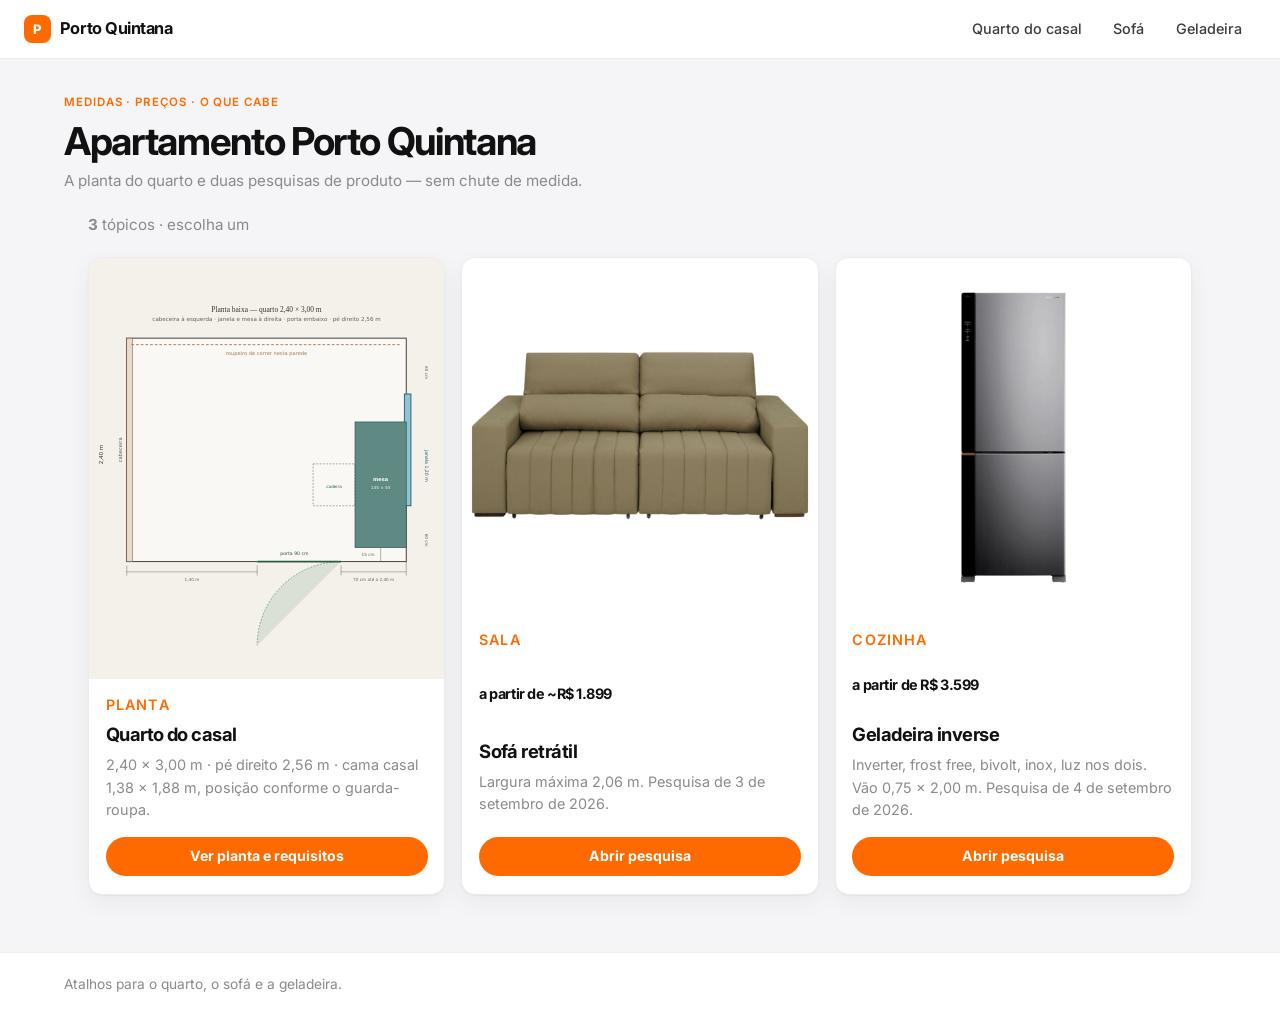
<file: index.html>
<!DOCTYPE html>
<html lang="pt-BR">
<head>
  <meta charset="utf-8">
  <meta name="viewport" content="width=device-width, initial-scale=1">
  <title>Apartamento Porto Quintana — pesquisas</title>
  <link rel="preconnect" href="https://fonts.googleapis.com">
  <link rel="preconnect" href="https://fonts.gstatic.com" crossorigin>
  <link href="https://fonts.googleapis.com/css2?family=Inter:ital,wght@0,400;0,500;0,600;0,700;0,800;1,400&display=swap" rel="stylesheet">
  <link rel="stylesheet" href="estilo.css">
</head>
<body>
  <div class="chrome">
    <nav class="site-bar" aria-label="Páginas">
      <div class="wrap">
        <a class="brand" href="index.html"><span class="mark" aria-hidden="true"></span>Porto Quintana</a>
        <ul>
          <li><a href="quarto-casal.html">Quarto do casal</a></li>
          <li><a href="sofa.html">Sofá</a></li>
          <li><a href="geladeira.html">Geladeira</a></li>
        </ul>
      </div>
    </nav>
  </div>
  <header>
    <div class="wrap">
      <p class="kicker">Medidas · preços · o que cabe</p>
      <h1>Apartamento Porto Quintana</h1>
      <p>A planta do quarto e duas pesquisas de produto — sem chute de medida.</p>
    </div>
  </header>

  <main>
    <p class="intro"><strong>3</strong> tópicos · escolha um</p>
    <ul class="cards">
      <li>
        <a href="quarto-casal.html">
          <span class="card-photo"><img src="layouts/quarto.svg" alt=""></span>
          <span class="card-body">
            <p class="kicker">Planta</p>
            <h2>Quarto do casal</h2>
            <p>2,40 × 3,00 m · pé direito 2,56 m · cama casal 1,38 × 1,88 m, posição conforme o guarda-roupa.</p>
            <span class="go">Ver planta e requisitos</span>
          </span>
        </a>
      </li>
      <li>
        <a href="sofa.html">
          <span class="card-photo"><img src="fotos/sofa/dozy.jpg" alt=""></span>
          <span class="card-body">
            <p class="kicker">Sala</p>
            <p class="catalog-price">a partir de ~R$ 1.899</p>
            <h2>Sofá retrátil</h2>
            <p>Largura máxima 2,06 m. Pesquisa de 3 de setembro de 2026.</p>
            <span class="go">Abrir pesquisa</span>
          </span>
        </a>
      </li>
      <li>
        <a href="geladeira.html">
          <span class="card-photo"><img src="fotos/geladeira/brastemp-bre66ak.jpg" alt=""></span>
          <span class="card-body">
            <p class="kicker">Cozinha</p>
            <p class="catalog-price">a partir de R$ 3.599</p>
            <h2>Geladeira inverse</h2>
            <p>Inverter, frost free, bivolt, inox, luz nos dois. Vão 0,75 × 2,00 m. Pesquisa de 4 de setembro de 2026.</p>
            <span class="go">Abrir pesquisa</span>
          </span>
        </a>
      </li>
    </ul>
  </main>

  <footer>
    <div class="wrap">
      Atalhos para o quarto, o sofá e a geladeira.
    </div>
  </footer>
</body>
</html>
</file>
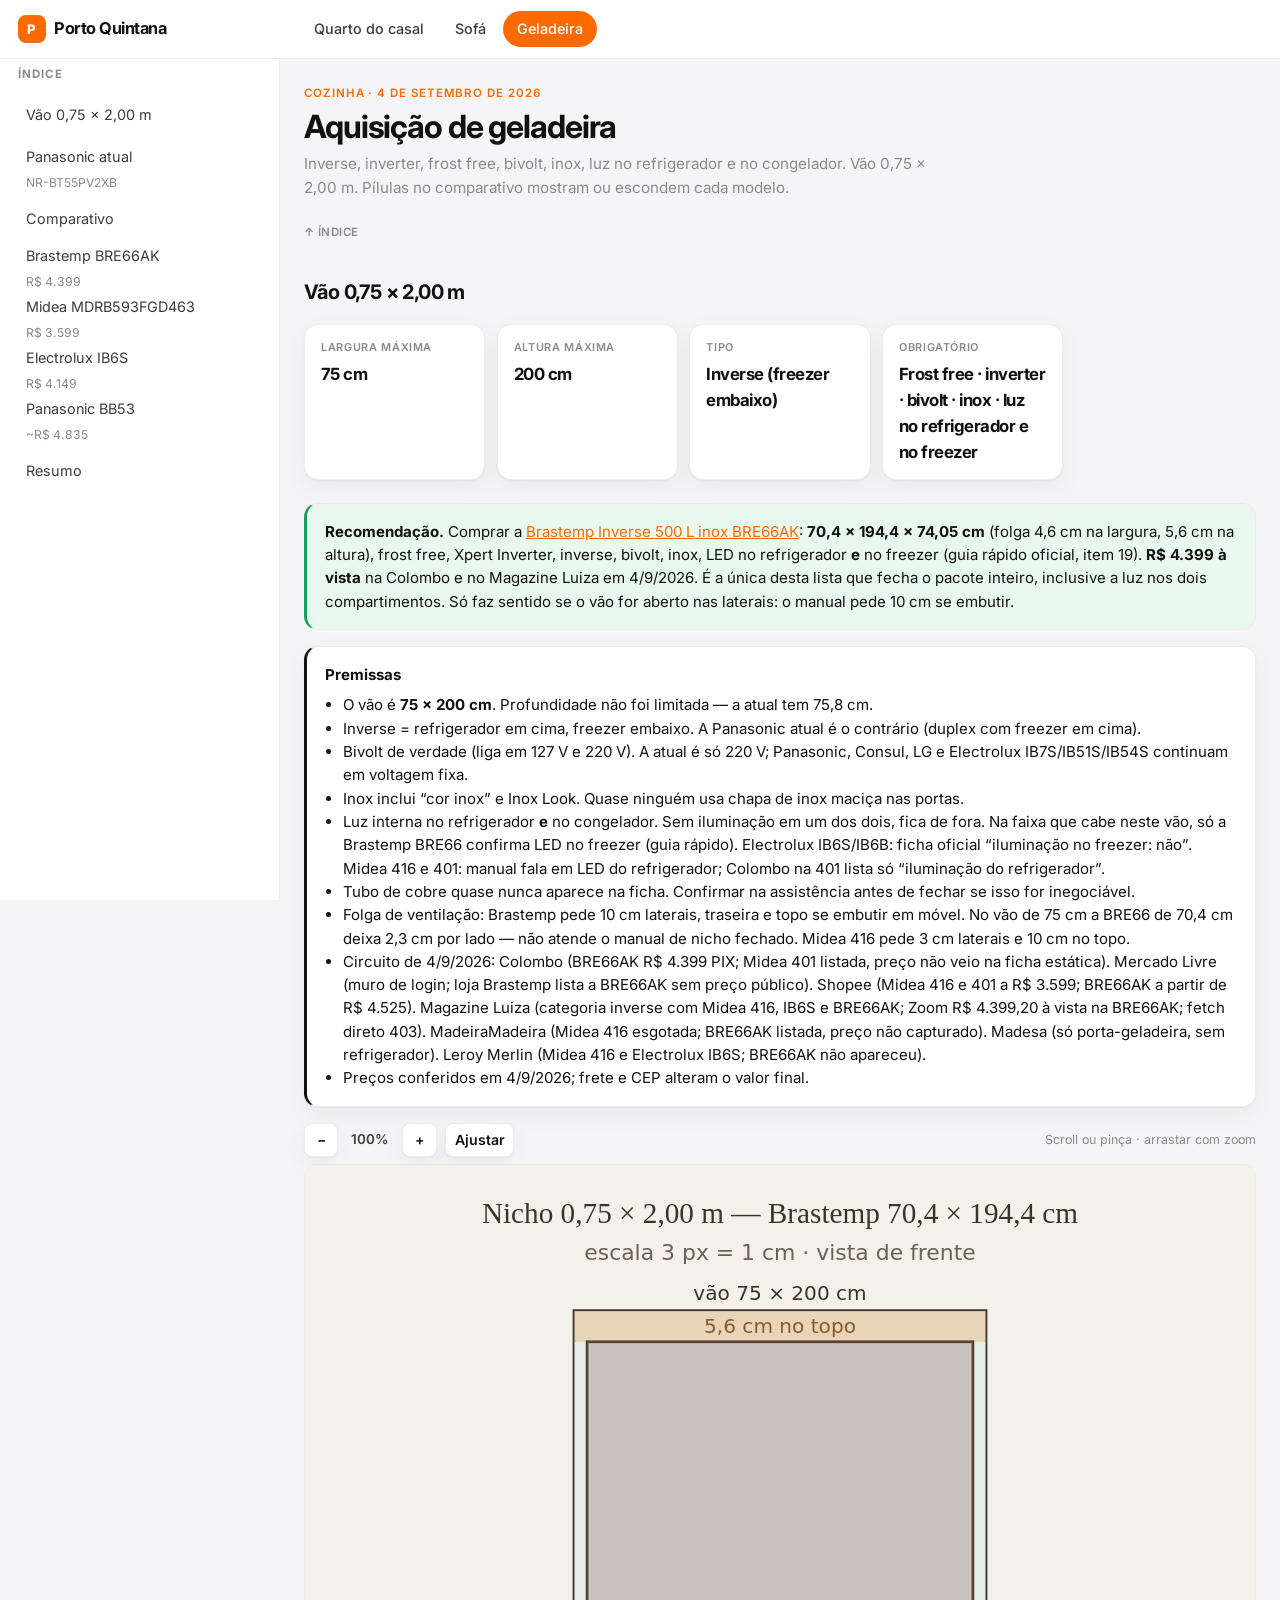
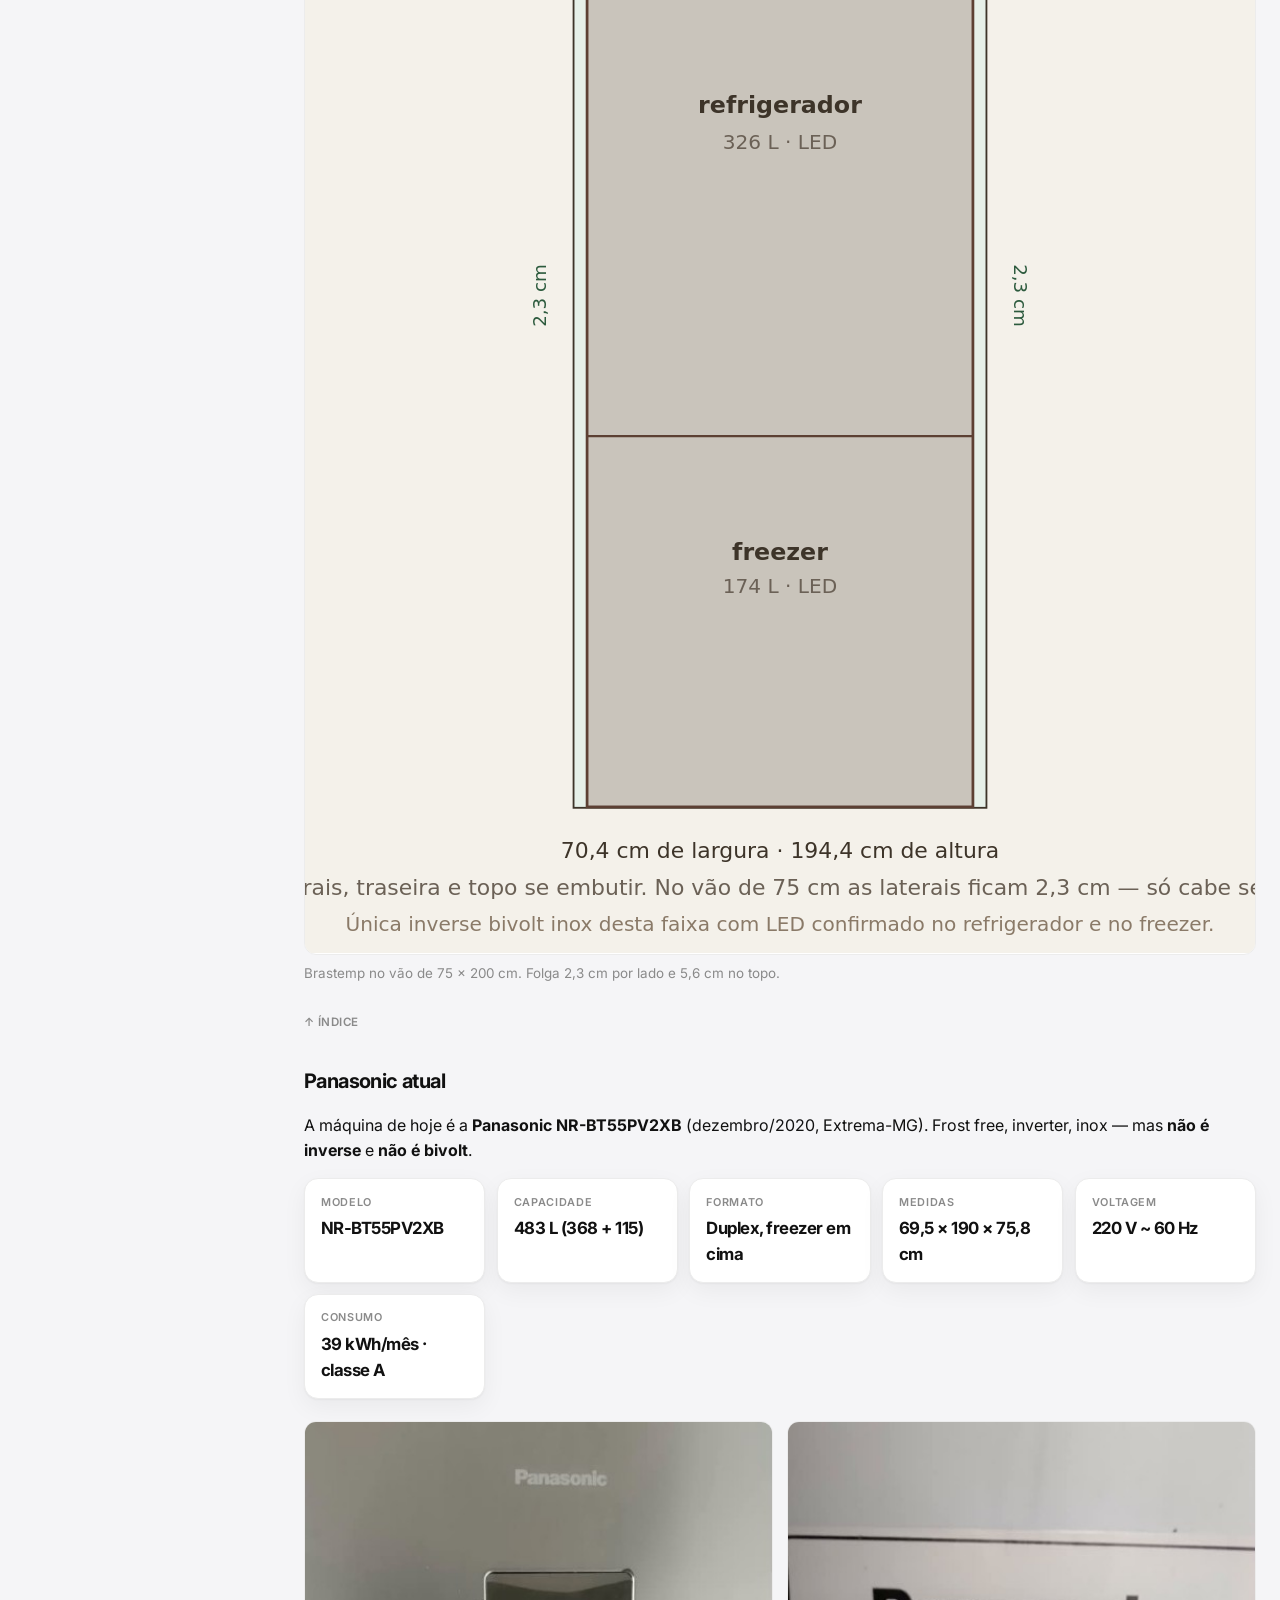
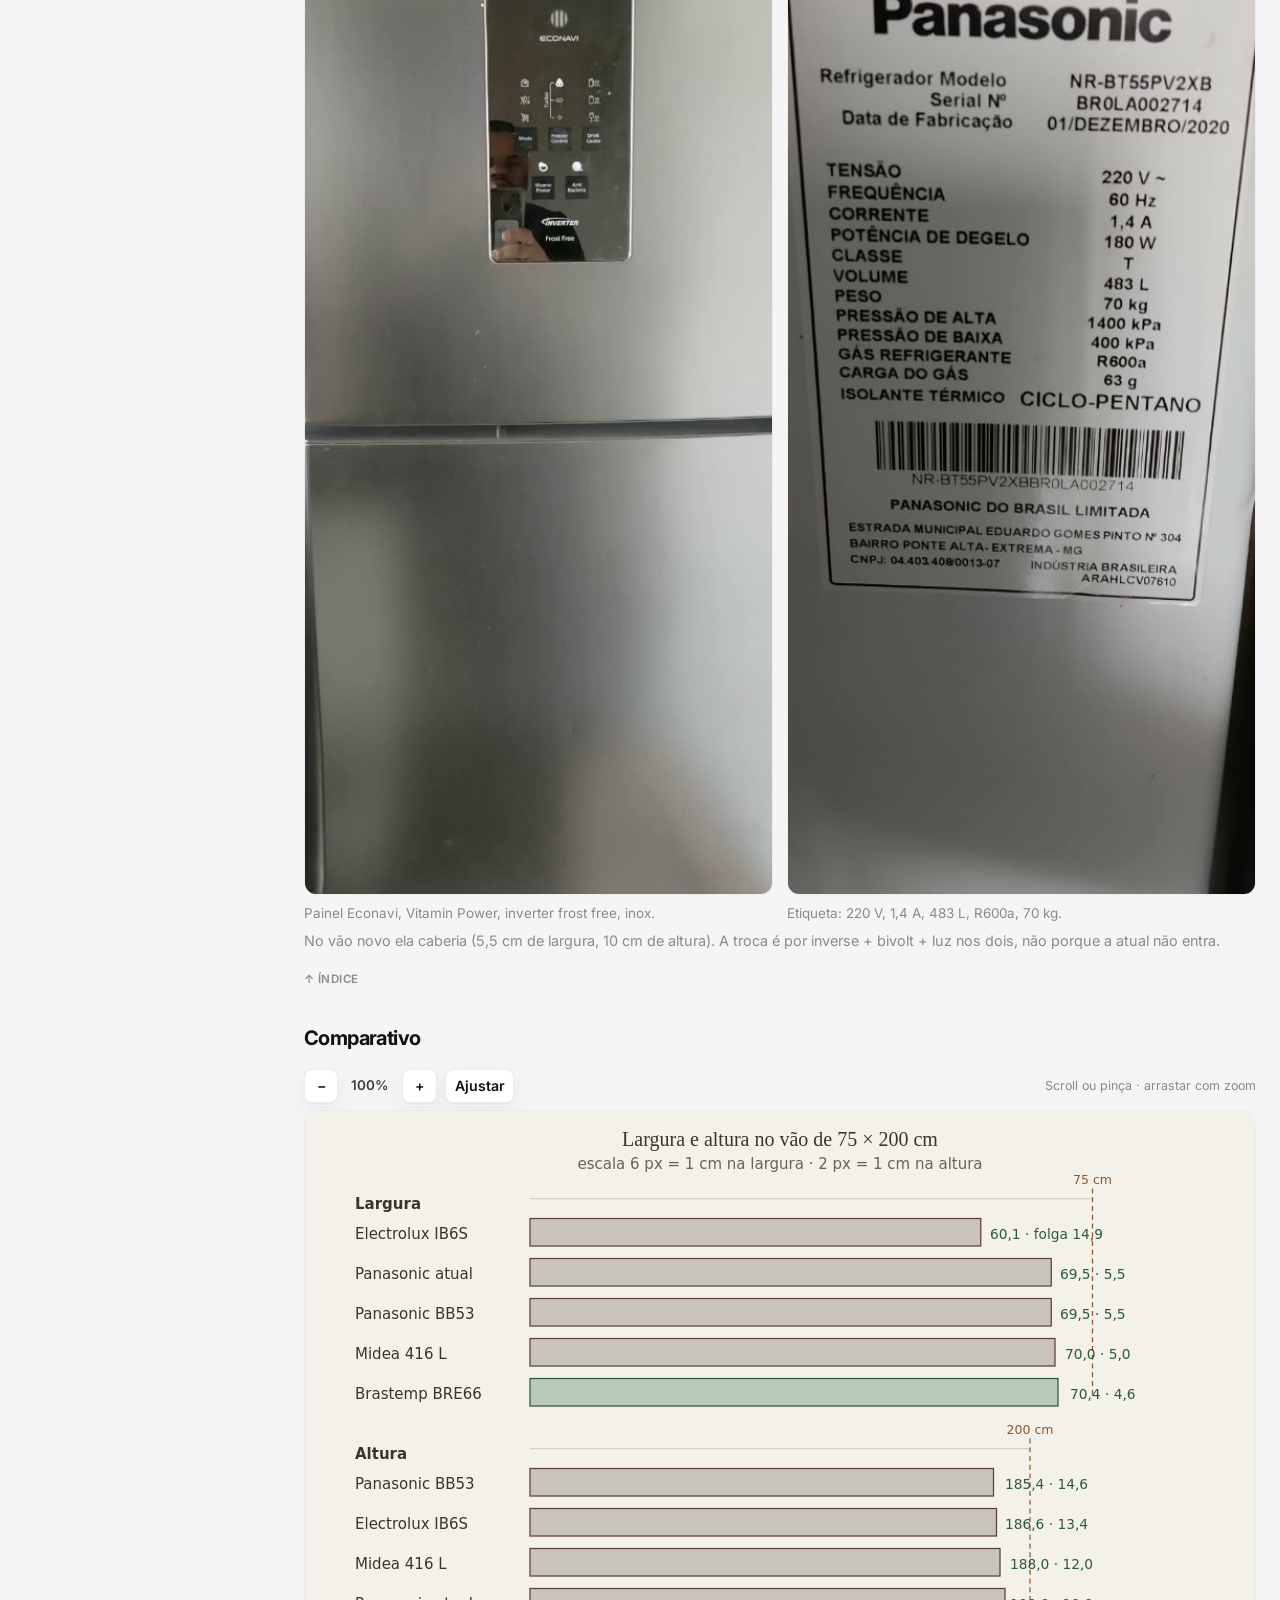
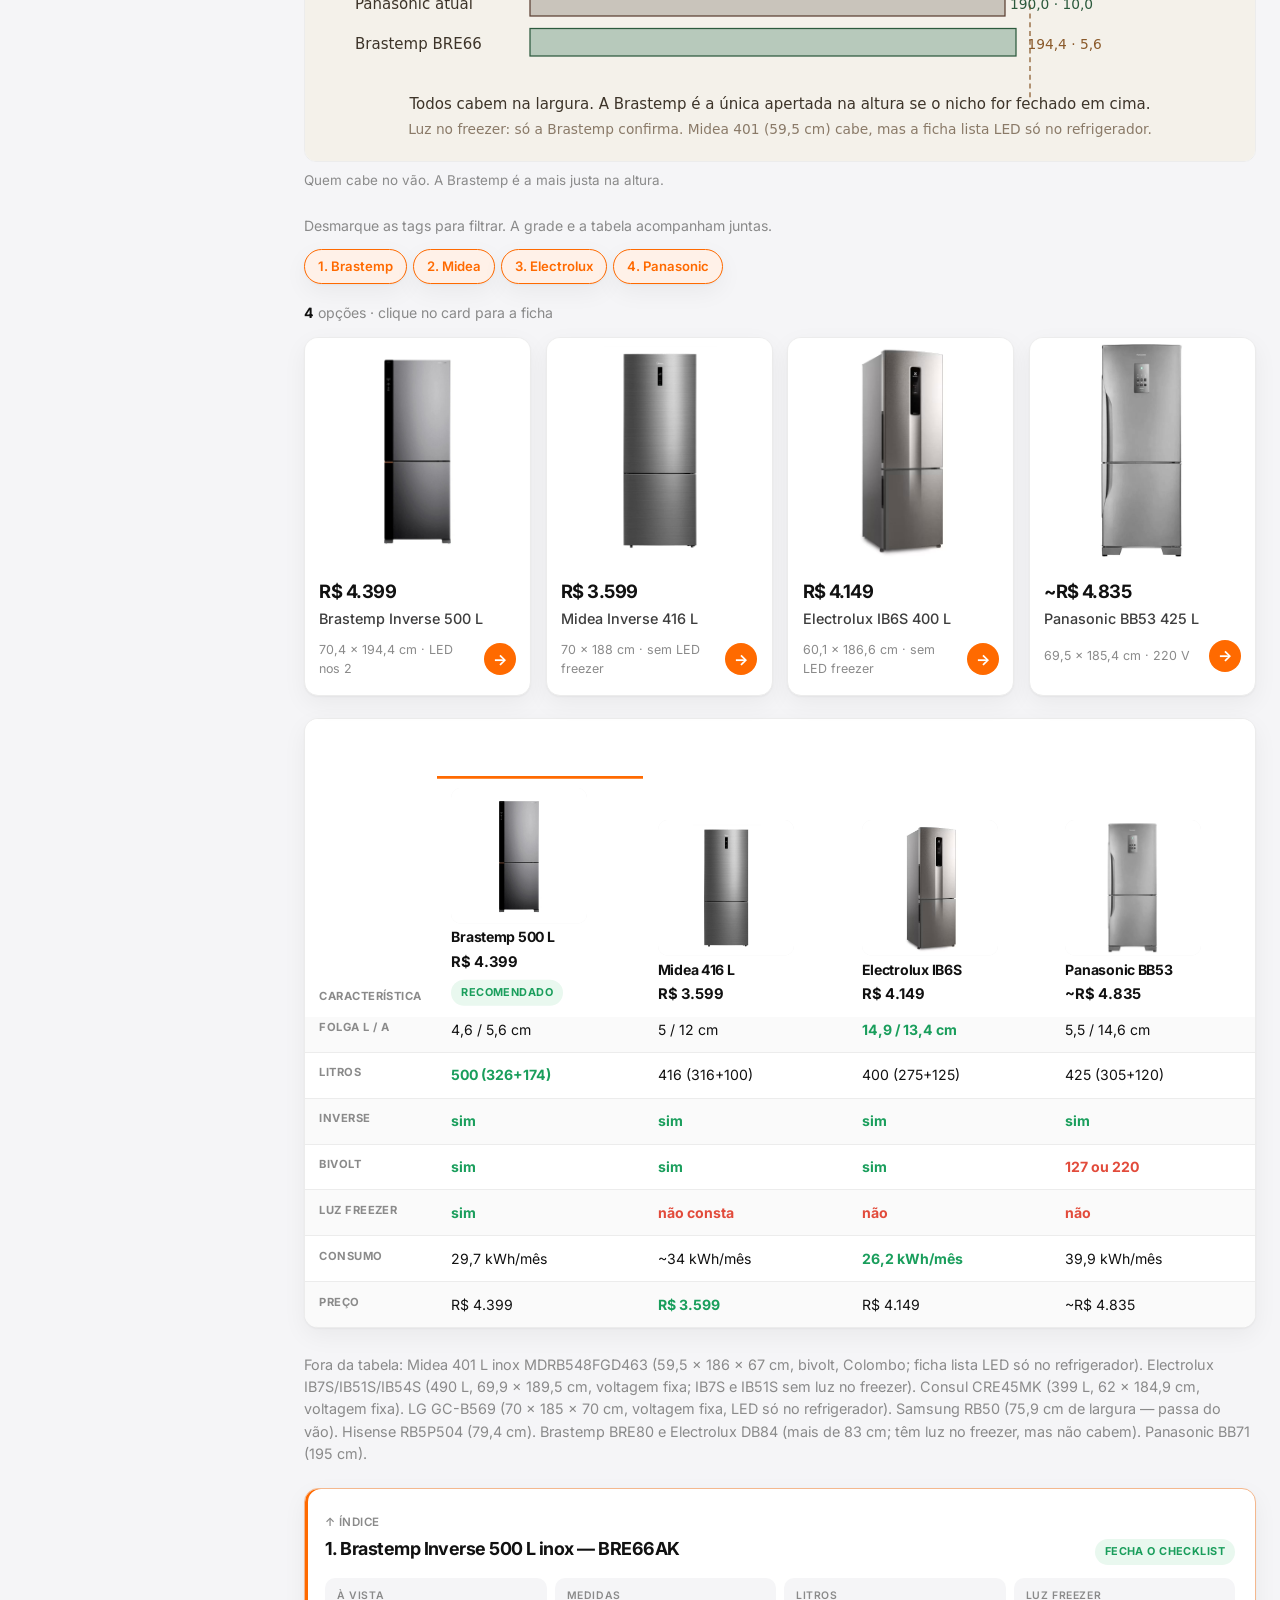
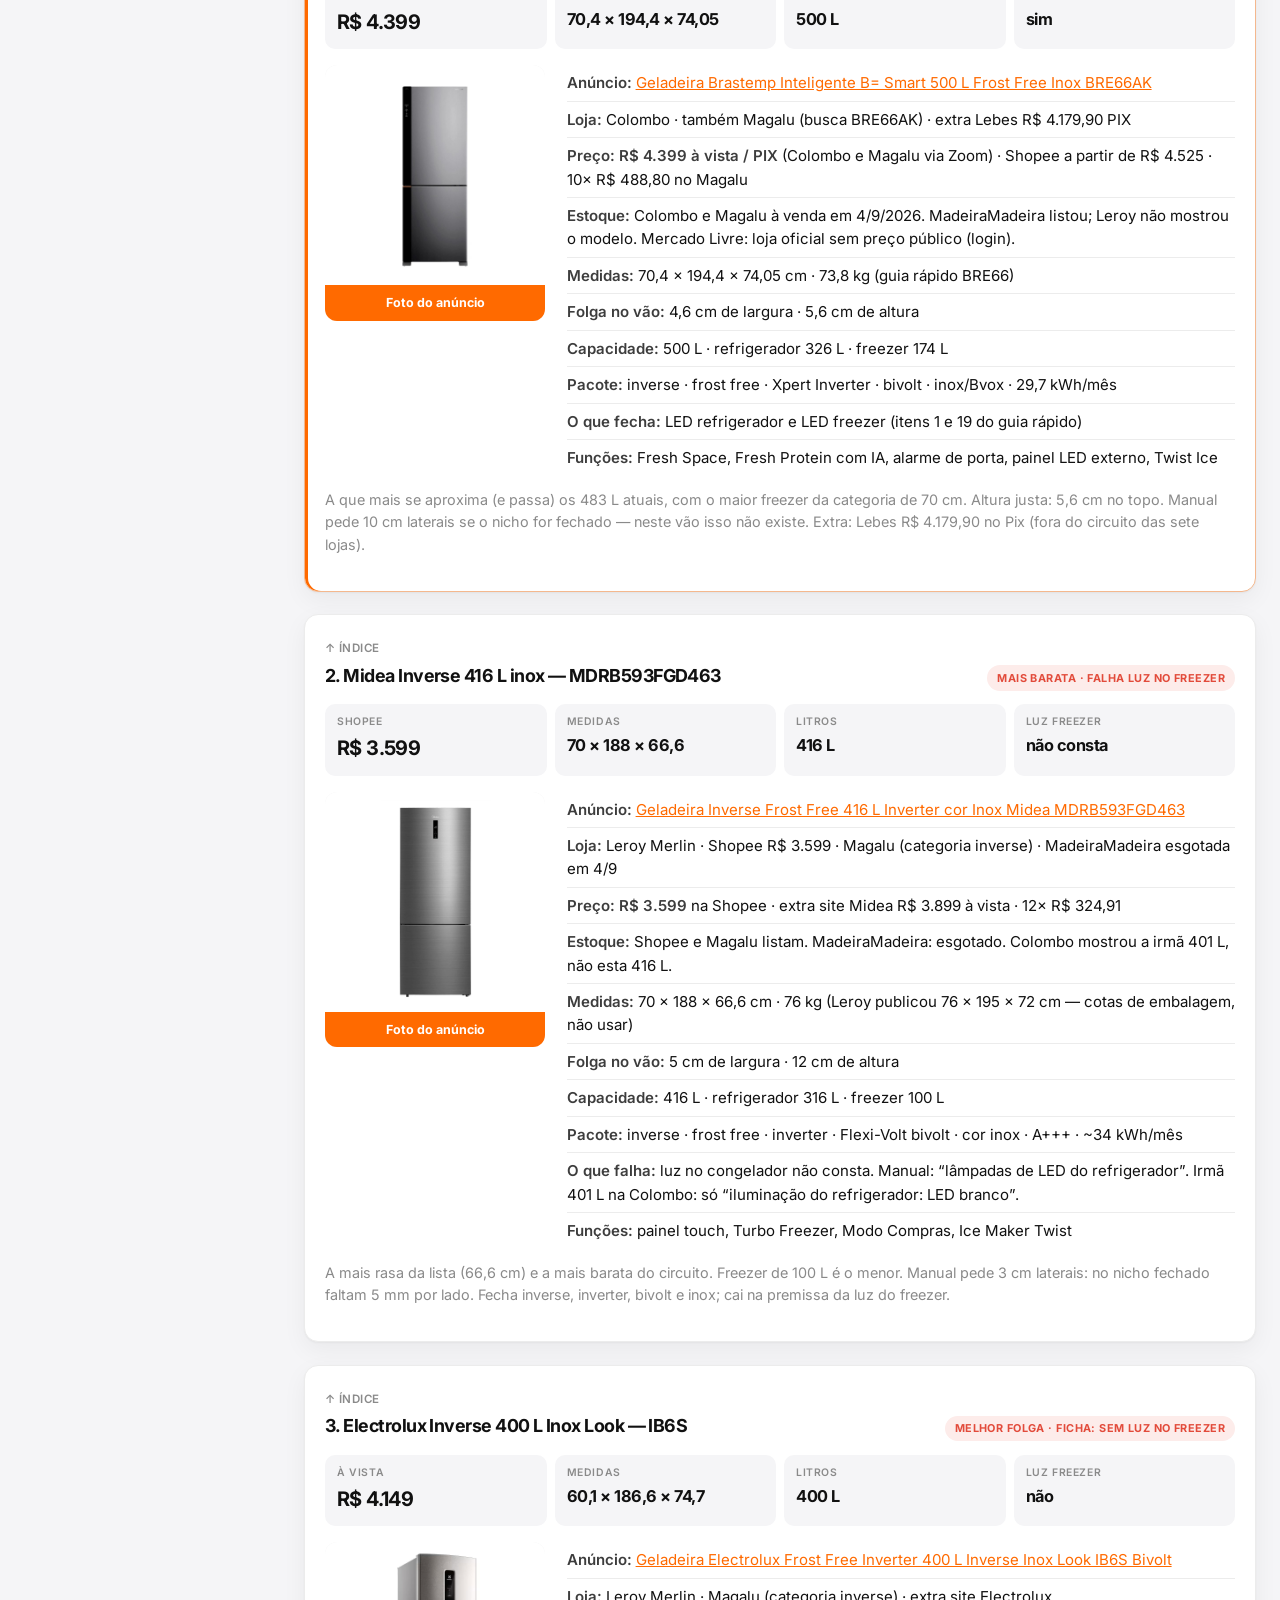
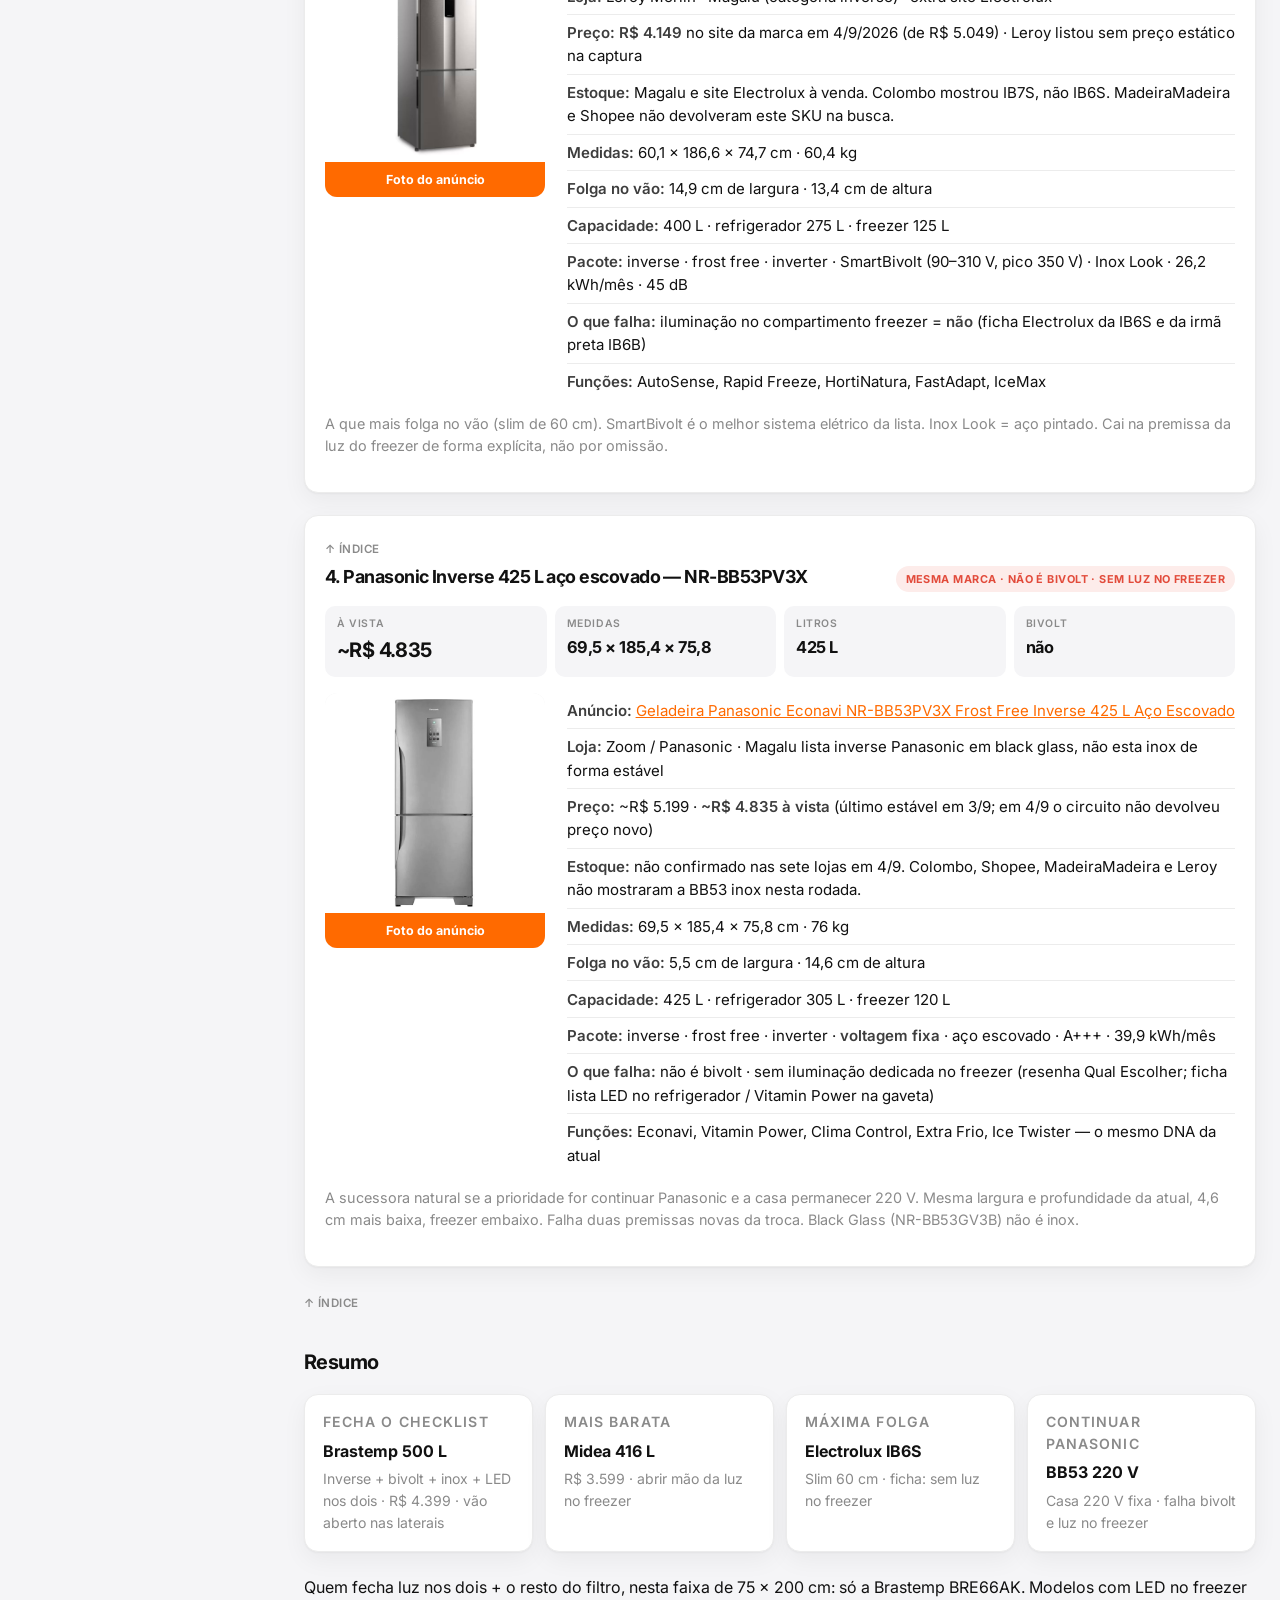
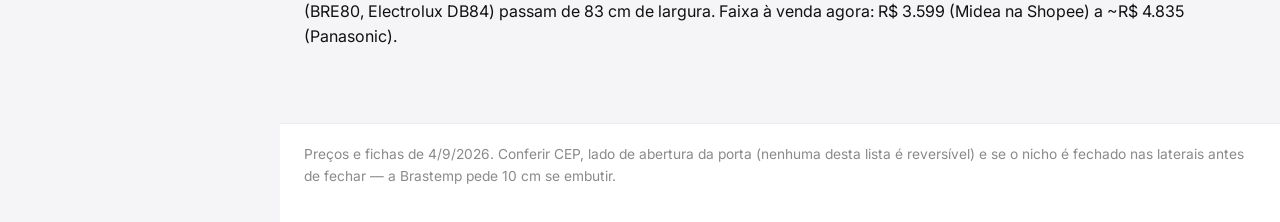
<file: geladeira.html>
<!DOCTYPE html>
<html lang="pt-BR">
<head>
  <meta charset="utf-8">
  <meta name="viewport" content="width=device-width, initial-scale=1">
  <title>Geladeira inverse — Apartamento Porto Quintana</title>
  <link rel="preconnect" href="https://fonts.googleapis.com">
  <link rel="preconnect" href="https://fonts.gstatic.com" crossorigin>
  <link href="https://fonts.googleapis.com/css2?family=Inter:ital,wght@0,400;0,500;0,600;0,700;0,800;1,400&display=swap" rel="stylesheet">
  <link rel="stylesheet" href="estilo.css">
</head>
<body class="has-toc">
  <div class="chrome">
    <nav class="site-bar" aria-label="Páginas">
      <div class="wrap">
        <a class="brand" href="index.html"><span class="mark" aria-hidden="true"></span>Porto Quintana</a>
        <ul>
          <li><a href="quarto-casal.html">Quarto do casal</a></li>
          <li><a href="sofa.html">Sofá</a></li>
          <li><a class="here" href="geladeira.html" aria-current="page">Geladeira</a></li>
        </ul>
      </div>
    </nav>
    <nav class="nav-bar" aria-label="Índice compacto">
      <div class="wrap">
        <a href="#vao">Índice</a>
        <a href="#atual">Atual</a>
        <a href="#opcao-1">1. Brastemp</a>
        <a href="#opcao-2">2. Midea</a>
        <a href="#opcao-3">3. Electrolux</a>
        <a href="#opcao-4">4. Panasonic</a>
        <a href="#resumo">Resumo</a>
      </div>
    </nav>
  </div>
  <header>
    <div class="wrap">
      <p class="kicker">Cozinha · 4 de setembro de 2026</p>
      <h1>Aquisição de geladeira</h1>
      <p>Inverse, inverter, frost free, bivolt, inox, luz no refrigerador e no congelador. Vão 0,75 × 2,00 m. Pílulas no comparativo mostram ou escondem cada modelo.</p>
    </div>
  </header>

  <nav class="toc" id="indice" aria-label="Índice">
    <h2>Índice</h2>
    <ol>
      <li><a href="#vao">Vão 0,75 × 2,00 m</a></li>
      <li><a href="#atual">Panasonic atual</a> <span class="meta">NR-BT55PV2XB</span></li>
      <li>
        <a href="#comparativo">Comparativo</a>
        <ol>
          <li><a href="#opcao-1">Brastemp BRE66AK</a> <span class="meta">R$ 4.399</span></li>
          <li><a href="#opcao-2">Midea MDRB593FGD463</a> <span class="meta">R$ 3.599</span></li>
          <li><a href="#opcao-3">Electrolux IB6S</a> <span class="meta">R$ 4.149</span></li>
          <li><a href="#opcao-4">Panasonic BB53</a> <span class="meta">~R$ 4.835</span></li>
        </ol>
      </li>
      <li><a href="#resumo">Resumo</a></li>
    </ol>
  </nav>

  <main>
    <section id="vao">
      <a class="back" href="#indice">↑ Índice</a>
      <h2>Vão 0,75 × 2,00 m</h2>
      <dl class="facts">
        <div><dt>Largura máxima</dt><dd>75 cm</dd></div>
        <div><dt>Altura máxima</dt><dd>200 cm</dd></div>
        <div><dt>Tipo</dt><dd>Inverse (freezer embaixo)</dd></div>
        <div><dt>Obrigatório</dt><dd>Frost free · inverter · bivolt · inox · luz no refrigerador e no freezer</dd></div>
      </dl>

      <div class="rec">
        <strong>Recomendação.</strong>
        Comprar a <a href="#opcao-1">Brastemp Inverse 500 L inox BRE66AK</a>:
        <strong>70,4 × 194,4 × 74,05 cm</strong> (folga 4,6 cm na largura, 5,6 cm na altura),
        frost free, Xpert Inverter, inverse, bivolt, inox,
        LED no refrigerador <strong>e</strong> no freezer (guia rápido oficial, item 19).
        <strong>R$ 4.399 à vista</strong> na Colombo e no Magazine Luiza em 4/9/2026.
        É a única desta lista que fecha o pacote inteiro, inclusive a luz nos dois compartimentos.
        Só faz sentido se o vão for aberto nas laterais: o manual pede 10 cm se embutir.
      </div>

      <div class="premissas">
        <strong>Premissas</strong>
        <ul>
          <li>O vão é <strong>75 × 200 cm</strong>. Profundidade não foi limitada — a atual tem 75,8 cm.</li>
          <li>Inverse = refrigerador em cima, freezer embaixo. A Panasonic atual é o contrário (duplex com freezer em cima).</li>
          <li>Bivolt de verdade (liga em 127 V e 220 V). A atual é só 220 V; Panasonic, Consul, LG e Electrolux IB7S/IB51S/IB54S continuam em voltagem fixa.</li>
          <li>Inox inclui “cor inox” e Inox Look. Quase ninguém usa chapa de inox maciça nas portas.</li>
          <li>Luz interna no refrigerador <strong>e</strong> no congelador. Sem iluminação em um dos dois, fica de fora. Na faixa que cabe neste vão, só a Brastemp BRE66 confirma LED no freezer (guia rápido). Electrolux IB6S/IB6B: ficha oficial “iluminação no freezer: não”. Midea 416 e 401: manual fala em LED do refrigerador; Colombo na 401 lista só “iluminação do refrigerador”.</li>
          <li>Tubo de cobre quase nunca aparece na ficha. Confirmar na assistência antes de fechar se isso for inegociável.</li>
          <li>Folga de ventilação: Brastemp pede 10 cm laterais, traseira e topo se embutir em móvel. No vão de 75 cm a BRE66 de 70,4 cm deixa 2,3 cm por lado — não atende o manual de nicho fechado. Midea 416 pede 3 cm laterais e 10 cm no topo.</li>
          <li>Circuito de 4/9/2026: Colombo (BRE66AK R$ 4.399 PIX; Midea 401 listada, preço não veio na ficha estática). Mercado Livre (muro de login; loja Brastemp lista a BRE66AK sem preço público). Shopee (Midea 416 e 401 a R$ 3.599; BRE66AK a partir de R$ 4.525). Magazine Luiza (categoria inverse com Midea 416, IB6S e BRE66AK; Zoom R$ 4.399,20 à vista na BRE66AK; fetch direto 403). MadeiraMadeira (Midea 416 esgotada; BRE66AK listada, preço não capturado). Madesa (só porta-geladeira, sem refrigerador). Leroy Merlin (Midea 416 e Electrolux IB6S; BRE66AK não apareceu).</li>
          <li>Preços conferidos em 4/9/2026; frete e CEP alteram o valor final.</li>
        </ul>
      </div>

      <figure>
        <img src="layouts/geladeira-nicho.svg" alt="Brastemp de 70,4 por 194,4 cm no vão de 75 por 200 cm">
        <figcaption>Brastemp no vão de 75 × 200 cm. Folga 2,3 cm por lado e 5,6 cm no topo.</figcaption>
      </figure>
    </section>

    <section id="atual">
      <a class="back" href="#indice">↑ Índice</a>
      <h2>Panasonic atual</h2>
      <p>A máquina de hoje é a <strong>Panasonic NR-BT55PV2XB</strong> (dezembro/2020, Extrema-MG). Frost free, inverter, inox — mas <strong>não é inverse</strong> e <strong>não é bivolt</strong>.</p>
      <dl class="facts">
        <div><dt>Modelo</dt><dd>NR-BT55PV2XB</dd></div>
        <div><dt>Capacidade</dt><dd>483 L (368 + 115)</dd></div>
        <div><dt>Formato</dt><dd>Duplex, freezer em cima</dd></div>
        <div><dt>Medidas</dt><dd>69,5 × 190 × 75,8 cm</dd></div>
        <div><dt>Voltagem</dt><dd>220 V ~ 60 Hz</dd></div>
        <div><dt>Consumo</dt><dd>39 kWh/mês · classe A</dd></div>
      </dl>
      <div class="pair">
        <figure>
          <img src="fotos/geladeira/atual-painel.png" alt="Painel Econavi da Panasonic atual, inox, inverter frost free">
          <figcaption>Painel Econavi, Vitamin Power, inverter frost free, inox.</figcaption>
        </figure>
        <figure>
          <img src="fotos/geladeira/atual-etiqueta.png" alt="Etiqueta técnica Panasonic NR-BT55PV2XB 220 V 483 L">
          <figcaption>Etiqueta: 220 V, 1,4 A, 483 L, R600a, 70 kg.</figcaption>
        </figure>
      </div>
      <p class="layout-note">No vão novo ela caberia (5,5 cm de largura, 10 cm de altura). A troca é por inverse + bivolt + luz nos dois, não porque a atual não entra.</p>
    </section>

    <section id="comparativo">
      <a class="back" href="#indice">↑ Índice</a>
      <h2>Comparativo</h2>
      <figure>
        <img src="layouts/geladeira-comparativo.svg" alt="Barras de largura e altura das geladeiras até o vão de 75 por 200 cm">
        <figcaption>Quem cabe no vão. A Brastemp é a mais justa na altura.</figcaption>
      </figure>
      <div class="compare">
        <p class="compare-hint">Desmarque as tags para filtrar. A grade e a tabela acompanham juntas.</p>
        <div class="compare-picks" role="group" aria-label="Opções visíveis no comparativo">
          <input type="checkbox" id="cmp-1" checked>
          <label for="cmp-1">1. Brastemp</label>
          <input type="checkbox" id="cmp-2" checked>
          <label for="cmp-2">2. Midea</label>
          <input type="checkbox" id="cmp-3" checked>
          <label for="cmp-3">3. Electrolux</label>
          <input type="checkbox" id="cmp-4" checked>
          <label for="cmp-4">4. Panasonic</label>
        </div>
        <p class="toolbar"><strong>4</strong> opções · clique no card para a ficha</p>
        <ul class="catalog">
          <li class="c1">
            <a href="#opcao-1">
              <span class="catalog-photo"><img src="fotos/geladeira/brastemp-bre66ak.jpg" alt=""></span>
              <span class="catalog-body">
                <p class="catalog-price">R$ 4.399</p>
                <h3>Brastemp Inverse 500 L</h3>
                <span class="catalog-foot">
                  <p class="catalog-meta">70,4 × 194,4 cm · LED nos 2</p>
                  <span class="catalog-cta">→</span>
                </span>
              </span>
            </a>
          </li>
          <li class="c2">
            <a href="#opcao-2">
              <span class="catalog-photo"><img src="fotos/geladeira/midea-416.jpg" alt=""></span>
              <span class="catalog-body">
                <p class="catalog-price">R$ 3.599</p>
                <h3>Midea Inverse 416 L</h3>
                <span class="catalog-foot">
                  <p class="catalog-meta">70 × 188 cm · sem LED freezer</p>
                  <span class="catalog-cta">→</span>
                </span>
              </span>
            </a>
          </li>
          <li class="c3">
            <a href="#opcao-3">
              <span class="catalog-photo"><img src="fotos/geladeira/electrolux-ib6s.jpg" alt=""></span>
              <span class="catalog-body">
                <p class="catalog-price">R$ 4.149</p>
                <h3>Electrolux IB6S 400 L</h3>
                <span class="catalog-foot">
                  <p class="catalog-meta">60,1 × 186,6 cm · sem LED freezer</p>
                  <span class="catalog-cta">→</span>
                </span>
              </span>
            </a>
          </li>
          <li class="c4">
            <a href="#opcao-4">
              <span class="catalog-photo"><img src="fotos/geladeira/panasonic-bb53.jpg" alt=""></span>
              <span class="catalog-body">
                <p class="catalog-price">~R$ 4.835</p>
                <h3>Panasonic BB53 425 L</h3>
                <span class="catalog-foot">
                  <p class="catalog-meta">69,5 × 185,4 cm · 220 V</p>
                  <span class="catalog-cta">→</span>
                </span>
              </span>
            </a>
          </li>
        </ul>
        <p class="compare-empty">Marque pelo menos uma opção para ver a tabela.</p>
        <div class="compare-scroll">
          <table class="compare-table">
            <caption class="visually-hidden">Comparativo das geladeiras. Desmarque pílulas para esconder colunas.</caption>
            <thead>
              <tr>
                <th scope="col">Característica</th>
                <th class="c1 best-col" scope="col">
                  <a class="compare-product" href="#opcao-1">
                    <img src="fotos/geladeira/brastemp-bre66ak.jpg" alt="">
                    <span class="compare-name">Brastemp 500 L</span>
                    <span class="compare-price">R$ 4.399</span>
                    <span class="badge ok">recomendado</span>
                  </a>
                </th>
                <th class="c2" scope="col">
                  <a class="compare-product" href="#opcao-2">
                    <img src="fotos/geladeira/midea-416.jpg" alt="">
                    <span class="compare-name">Midea 416 L</span>
                    <span class="compare-price">R$ 3.599</span>
                  </a>
                </th>
                <th class="c3" scope="col">
                  <a class="compare-product" href="#opcao-3">
                    <img src="fotos/geladeira/electrolux-ib6s.jpg" alt="">
                    <span class="compare-name">Electrolux IB6S</span>
                    <span class="compare-price">R$ 4.149</span>
                  </a>
                </th>
                <th class="c4" scope="col">
                  <a class="compare-product" href="#opcao-4">
                    <img src="fotos/geladeira/panasonic-bb53.jpg" alt="">
                    <span class="compare-name">Panasonic BB53</span>
                    <span class="compare-price">~R$ 4.835</span>
                  </a>
                </th>
              </tr>
            </thead>
            <tbody>
              <tr>
                <th scope="row">L × A × P</th>
                <td class="c1">70,4 × 194,4 × 74,05</td>
                <td class="c2">70 × 188 × 66,6</td>
                <td class="c3">60,1 × 186,6 × 74,7</td>
                <td class="c4">69,5 × 185,4 × 75,8</td>
              </tr>
              <tr>
                <th scope="row">Folga L / A</th>
                <td class="c1">4,6 / 5,6 cm</td>
                <td class="c2">5 / 12 cm</td>
                <td class="c3 yes">14,9 / 13,4 cm</td>
                <td class="c4">5,5 / 14,6 cm</td>
              </tr>
              <tr>
                <th scope="row">Litros</th>
                <td class="c1 yes">500 (326+174)</td>
                <td class="c2">416 (316+100)</td>
                <td class="c3">400 (275+125)</td>
                <td class="c4">425 (305+120)</td>
              </tr>
              <tr>
                <th scope="row">Inverse</th>
                <td class="c1 yes">sim</td>
                <td class="c2 yes">sim</td>
                <td class="c3 yes">sim</td>
                <td class="c4 yes">sim</td>
              </tr>
              <tr>
                <th scope="row">Bivolt</th>
                <td class="c1 yes">sim</td>
                <td class="c2 yes">sim</td>
                <td class="c3 yes">sim</td>
                <td class="c4 no">127 ou 220</td>
              </tr>
              <tr>
                <th scope="row">Luz freezer</th>
                <td class="c1 yes">sim</td>
                <td class="c2 no">não consta</td>
                <td class="c3 no">não</td>
                <td class="c4 no">não</td>
              </tr>
              <tr>
                <th scope="row">Consumo</th>
                <td class="c1">29,7 kWh/mês</td>
                <td class="c2">~34 kWh/mês</td>
                <td class="c3 yes">26,2 kWh/mês</td>
                <td class="c4">39,9 kWh/mês</td>
              </tr>
              <tr>
                <th scope="row">Preço</th>
                <td class="c1">R$ 4.399</td>
                <td class="c2 yes">R$ 3.599</td>
                <td class="c3">R$ 4.149</td>
                <td class="c4">~R$ 4.835</td>
              </tr>
            </tbody>
          </table>
        </div>
      </div>
      <p class="layout-note">Fora da tabela: Midea 401 L inox MDRB548FGD463 (59,5 × 186 × 67 cm, bivolt, Colombo; ficha lista LED só no refrigerador). Electrolux IB7S/IB51S/IB54S (490 L, 69,9 × 189,5 cm, voltagem fixa; IB7S e IB51S sem luz no freezer). Consul CRE45MK (399 L, 62 × 184,9 cm, voltagem fixa). LG GC-B569 (70 × 185 × 70 cm, voltagem fixa, LED só no refrigerador). Samsung RB50 (75,9 cm de largura — passa do vão). Hisense RB5P504 (79,4 cm). Brastemp BRE80 e Electrolux DB84 (mais de 83 cm; têm luz no freezer, mas não cabem). Panasonic BB71 (195 cm).</p>
    </section>

    <article class="option best" id="opcao-1">
      <a class="back" href="#indice">↑ Índice</a>
      <div class="option-head">
        <h3>1. Brastemp Inverse 500 L inox — BRE66AK</h3>
        <span class="badge ok">fecha o checklist</span>
      </div>
      <ul class="option-stats">
        <li><span>À vista</span><strong>R$ 4.399</strong></li>
        <li><span>Medidas</span><strong>70,4 × 194,4 × 74,05</strong></li>
        <li><span>Litros</span><strong>500 L</strong></li>
        <li><span>Luz freezer</span><strong>sim</strong></li>
      </ul>
      <div class="option-body">
        <a class="thumb" href="https://www.colombo.com.br/produto/Eletrodomesticos/Geladeira-Brastemp-Inteligente-B-Smart-500-Litros-Frost-Free-Inox-BRE66AK">
          <img src="fotos/geladeira/brastemp-bre66ak.jpg" alt="Geladeira Brastemp BRE66AK inverse 500 L inox">
          <span>Foto do anúncio</span>
        </a>
        <ul class="specs">
          <li><strong>Anúncio:</strong> <a href="https://www.colombo.com.br/produto/Eletrodomesticos/Geladeira-Brastemp-Inteligente-B-Smart-500-Litros-Frost-Free-Inox-BRE66AK">Geladeira Brastemp Inteligente B= Smart 500 L Frost Free Inox BRE66AK</a></li>
          <li><strong>Loja:</strong> Colombo · também Magalu (busca BRE66AK) · extra Lebes R$ 4.179,90 PIX</li>
          <li><strong>Preço:</strong> <strong>R$ 4.399 à vista / PIX</strong> (Colombo e Magalu via Zoom) · Shopee a partir de R$ 4.525 · 10× R$ 488,80 no Magalu</li>
          <li><strong>Estoque:</strong> Colombo e Magalu à venda em 4/9/2026. MadeiraMadeira listou; Leroy não mostrou o modelo. Mercado Livre: loja oficial sem preço público (login).</li>
          <li><strong>Medidas:</strong> 70,4 × 194,4 × 74,05 cm · 73,8 kg (guia rápido BRE66)</li>
          <li><strong>Folga no vão:</strong> 4,6 cm de largura · 5,6 cm de altura</li>
          <li><strong>Capacidade:</strong> 500 L · refrigerador 326 L · freezer 174 L</li>
          <li><strong>Pacote:</strong> inverse · frost free · Xpert Inverter · bivolt · inox/Bvox · 29,7 kWh/mês</li>
          <li><strong>O que fecha:</strong> LED refrigerador e LED freezer (itens 1 e 19 do guia rápido)</li>
          <li><strong>Funções:</strong> Fresh Space, Fresh Protein com IA, alarme de porta, painel LED externo, Twist Ice</li>
        </ul>
      </div>
      <p class="layout-note">A que mais se aproxima (e passa) os 483 L atuais, com o maior freezer da categoria de 70 cm. Altura justa: 5,6 cm no topo. Manual pede 10 cm laterais se o nicho for fechado — neste vão isso não existe. Extra: Lebes R$ 4.179,90 no Pix (fora do circuito das sete lojas).</p>
    </article>

    <article class="option" id="opcao-2">
      <a class="back" href="#indice">↑ Índice</a>
      <div class="option-head">
        <h3>2. Midea Inverse 416 L inox — MDRB593FGD463</h3>
        <span class="badge">mais barata · falha luz no freezer</span>
      </div>
      <ul class="option-stats">
        <li><span>Shopee</span><strong>R$ 3.599</strong></li>
        <li><span>Medidas</span><strong>70 × 188 × 66,6</strong></li>
        <li><span>Litros</span><strong>416 L</strong></li>
        <li><span>Luz freezer</span><strong>não consta</strong></li>
      </ul>
      <div class="option-body">
        <a class="thumb" href="https://www.leroymerlin.com.br/geladeira-inverse-frost-free-416l-inverter-cor-inox-midea-mdrb593fgd463-bivolt_1572498826">
          <img src="fotos/geladeira/midea-416.jpg" alt="Geladeira Midea inverse 416 L inox">
          <span>Foto do anúncio</span>
        </a>
        <ul class="specs">
          <li><strong>Anúncio:</strong> <a href="https://www.leroymerlin.com.br/geladeira-inverse-frost-free-416l-inverter-cor-inox-midea-mdrb593fgd463-bivolt_1572498826">Geladeira Inverse Frost Free 416 L Inverter cor Inox Midea MDRB593FGD463</a></li>
          <li><strong>Loja:</strong> Leroy Merlin · Shopee R$ 3.599 · Magalu (categoria inverse) · MadeiraMadeira esgotada em 4/9</li>
          <li><strong>Preço:</strong> <strong>R$ 3.599</strong> na Shopee · extra site Midea R$ 3.899 à vista · 12× R$ 324,91</li>
          <li><strong>Estoque:</strong> Shopee e Magalu listam. MadeiraMadeira: esgotado. Colombo mostrou a irmã 401 L, não esta 416 L.</li>
          <li><strong>Medidas:</strong> 70 × 188 × 66,6 cm · 76 kg (Leroy publicou 76 × 195 × 72 cm — cotas de embalagem, não usar)</li>
          <li><strong>Folga no vão:</strong> 5 cm de largura · 12 cm de altura</li>
          <li><strong>Capacidade:</strong> 416 L · refrigerador 316 L · freezer 100 L</li>
          <li><strong>Pacote:</strong> inverse · frost free · inverter · Flexi-Volt bivolt · cor inox · A+++ · ~34 kWh/mês</li>
          <li><strong>O que falha:</strong> luz no congelador não consta. Manual: “lâmpadas de LED do refrigerador”. Irmã 401 L na Colombo: só “iluminação do refrigerador: LED branco”.</li>
          <li><strong>Funções:</strong> painel touch, Turbo Freezer, Modo Compras, Ice Maker Twist</li>
        </ul>
      </div>
      <p class="layout-note">A mais rasa da lista (66,6 cm) e a mais barata do circuito. Freezer de 100 L é o menor. Manual pede 3 cm laterais: no nicho fechado faltam 5 mm por lado. Fecha inverse, inverter, bivolt e inox; cai na premissa da luz do freezer.</p>
    </article>

    <article class="option" id="opcao-3">
      <a class="back" href="#indice">↑ Índice</a>
      <div class="option-head">
        <h3>3. Electrolux Inverse 400 L Inox Look — IB6S</h3>
        <span class="badge">melhor folga · ficha: sem luz no freezer</span>
      </div>
      <ul class="option-stats">
        <li><span>À vista</span><strong>R$ 4.149</strong></li>
        <li><span>Medidas</span><strong>60,1 × 186,6 × 74,7</strong></li>
        <li><span>Litros</span><strong>400 L</strong></li>
        <li><span>Luz freezer</span><strong>não</strong></li>
      </ul>
      <div class="option-body">
        <a class="thumb" href="https://www.leroymerlin.com.br/geladeira-electrolux-frost-free-inverter-400l-efficient-autosense-e-rapid-freeze-inverse-inox-look--ib6s--bivolt_1572537187">
          <img src="fotos/geladeira/electrolux-ib6s.jpg" alt="Geladeira Electrolux IB6S inverse 400 L inox look">
          <span>Foto do anúncio</span>
        </a>
        <ul class="specs">
          <li><strong>Anúncio:</strong> <a href="https://www.leroymerlin.com.br/geladeira-electrolux-frost-free-inverter-400l-efficient-autosense-e-rapid-freeze-inverse-inox-look--ib6s--bivolt_1572537187">Geladeira Electrolux Frost Free Inverter 400 L Inverse Inox Look IB6S Bivolt</a></li>
          <li><strong>Loja:</strong> Leroy Merlin · Magalu (categoria inverse) · extra site Electrolux</li>
          <li><strong>Preço:</strong> <strong>R$ 4.149</strong> no site da marca em 4/9/2026 (de R$ 5.049) · Leroy listou sem preço estático na captura</li>
          <li><strong>Estoque:</strong> Magalu e site Electrolux à venda. Colombo mostrou IB7S, não IB6S. MadeiraMadeira e Shopee não devolveram este SKU na busca.</li>
          <li><strong>Medidas:</strong> 60,1 × 186,6 × 74,7 cm · 60,4 kg</li>
          <li><strong>Folga no vão:</strong> 14,9 cm de largura · 13,4 cm de altura</li>
          <li><strong>Capacidade:</strong> 400 L · refrigerador 275 L · freezer 125 L</li>
          <li><strong>Pacote:</strong> inverse · frost free · inverter · SmartBivolt (90–310 V, pico 350 V) · Inox Look · 26,2 kWh/mês · 45 dB</li>
          <li><strong>O que falha:</strong> iluminação no compartimento freezer = <strong>não</strong> (ficha Electrolux da IB6S e da irmã preta IB6B)</li>
          <li><strong>Funções:</strong> AutoSense, Rapid Freeze, HortiNatura, FastAdapt, IceMax</li>
        </ul>
      </div>
      <p class="layout-note">A que mais folga no vão (slim de 60 cm). SmartBivolt é o melhor sistema elétrico da lista. Inox Look = aço pintado. Cai na premissa da luz do freezer de forma explícita, não por omissão.</p>
    </article>

    <article class="option" id="opcao-4">
      <a class="back" href="#indice">↑ Índice</a>
      <div class="option-head">
        <h3>4. Panasonic Inverse 425 L aço escovado — NR-BB53PV3X</h3>
        <span class="badge">mesma marca · não é bivolt · sem luz no freezer</span>
      </div>
      <ul class="option-stats">
        <li><span>À vista</span><strong>~R$ 4.835</strong></li>
        <li><span>Medidas</span><strong>69,5 × 185,4 × 75,8</strong></li>
        <li><span>Litros</span><strong>425 L</strong></li>
        <li><span>Bivolt</span><strong>não</strong></li>
      </ul>
      <div class="option-body">
        <a class="thumb" href="https://www.zoom.com.br/geladeira/geladeira-panasonic-nr-bb53pv3x-frost-free-inverse-425-litros-econavi">
          <img src="fotos/geladeira/panasonic-bb53.jpg" alt="Geladeira Panasonic NR-BB53PV3X inverse 425 L aço escovado">
          <span>Foto do anúncio</span>
        </a>
        <ul class="specs">
          <li><strong>Anúncio:</strong> <a href="https://www.zoom.com.br/geladeira/geladeira-panasonic-nr-bb53pv3x-frost-free-inverse-425-litros-econavi">Geladeira Panasonic Econavi NR-BB53PV3X Frost Free Inverse 425 L Aço Escovado</a></li>
          <li><strong>Loja:</strong> Zoom / Panasonic · Magalu lista inverse Panasonic em black glass, não esta inox de forma estável</li>
          <li><strong>Preço:</strong> ~R$ 5.199 · <strong>~R$ 4.835 à vista</strong> (último estável em 3/9; em 4/9 o circuito não devolveu preço novo)</li>
          <li><strong>Estoque:</strong> não confirmado nas sete lojas em 4/9. Colombo, Shopee, MadeiraMadeira e Leroy não mostraram a BB53 inox nesta rodada.</li>
          <li><strong>Medidas:</strong> 69,5 × 185,4 × 75,8 cm · 76 kg</li>
          <li><strong>Folga no vão:</strong> 5,5 cm de largura · 14,6 cm de altura</li>
          <li><strong>Capacidade:</strong> 425 L · refrigerador 305 L · freezer 120 L</li>
          <li><strong>Pacote:</strong> inverse · frost free · inverter · <strong>voltagem fixa</strong> · aço escovado · A+++ · 39,9 kWh/mês</li>
          <li><strong>O que falha:</strong> não é bivolt · sem iluminação dedicada no freezer (resenha Qual Escolher; ficha lista LED no refrigerador / Vitamin Power na gaveta)</li>
          <li><strong>Funções:</strong> Econavi, Vitamin Power, Clima Control, Extra Frio, Ice Twister — o mesmo DNA da atual</li>
        </ul>
      </div>
      <p class="layout-note">A sucessora natural se a prioridade for continuar Panasonic e a casa permanecer 220 V. Mesma largura e profundidade da atual, 4,6 cm mais baixa, freezer embaixo. Falha duas premissas novas da troca. Black Glass (NR-BB53GV3B) não é inox.</p>
    </article>

    <section id="resumo">
      <a class="back" href="#indice">↑ Índice</a>
      <h2>Resumo</h2>
      <ul class="decisions">
        <li>
          <p class="kicker">Fecha o checklist</p>
          <a href="#opcao-1">Brastemp 500 L</a>
          <p>Inverse + bivolt + inox + LED nos dois · R$ 4.399 · vão aberto nas laterais</p>
        </li>
        <li>
          <p class="kicker">Mais barata</p>
          <a href="#opcao-2">Midea 416 L</a>
          <p>R$ 3.599 · abrir mão da luz no freezer</p>
        </li>
        <li>
          <p class="kicker">Máxima folga</p>
          <a href="#opcao-3">Electrolux IB6S</a>
          <p>Slim 60 cm · ficha: sem luz no freezer</p>
        </li>
        <li>
          <p class="kicker">Continuar Panasonic</p>
          <a href="#opcao-4">BB53 220 V</a>
          <p>Casa 220 V fixa · falha bivolt e luz no freezer</p>
        </li>
      </ul>
      <p>Quem fecha luz nos dois + o resto do filtro, nesta faixa de 75 × 200 cm: só a Brastemp BRE66AK. Modelos com LED no freezer (BRE80, Electrolux DB84) passam de 83 cm de largura. Faixa à venda agora: R$ 3.599 (Midea na Shopee) a ~R$ 4.835 (Panasonic).</p>
    </section>
  </main>

  <footer>
    <div class="wrap">
      Preços e fichas de 4/9/2026. Conferir CEP, lado de abertura da porta (nenhuma desta lista é reversível) e se o nicho é fechado nas laterais antes de fechar — a Brastemp pede 10 cm se embutir.
    </div>
  </footer>
  <script src="planta-zoom.js"></script>
</body>
</html>
</file>
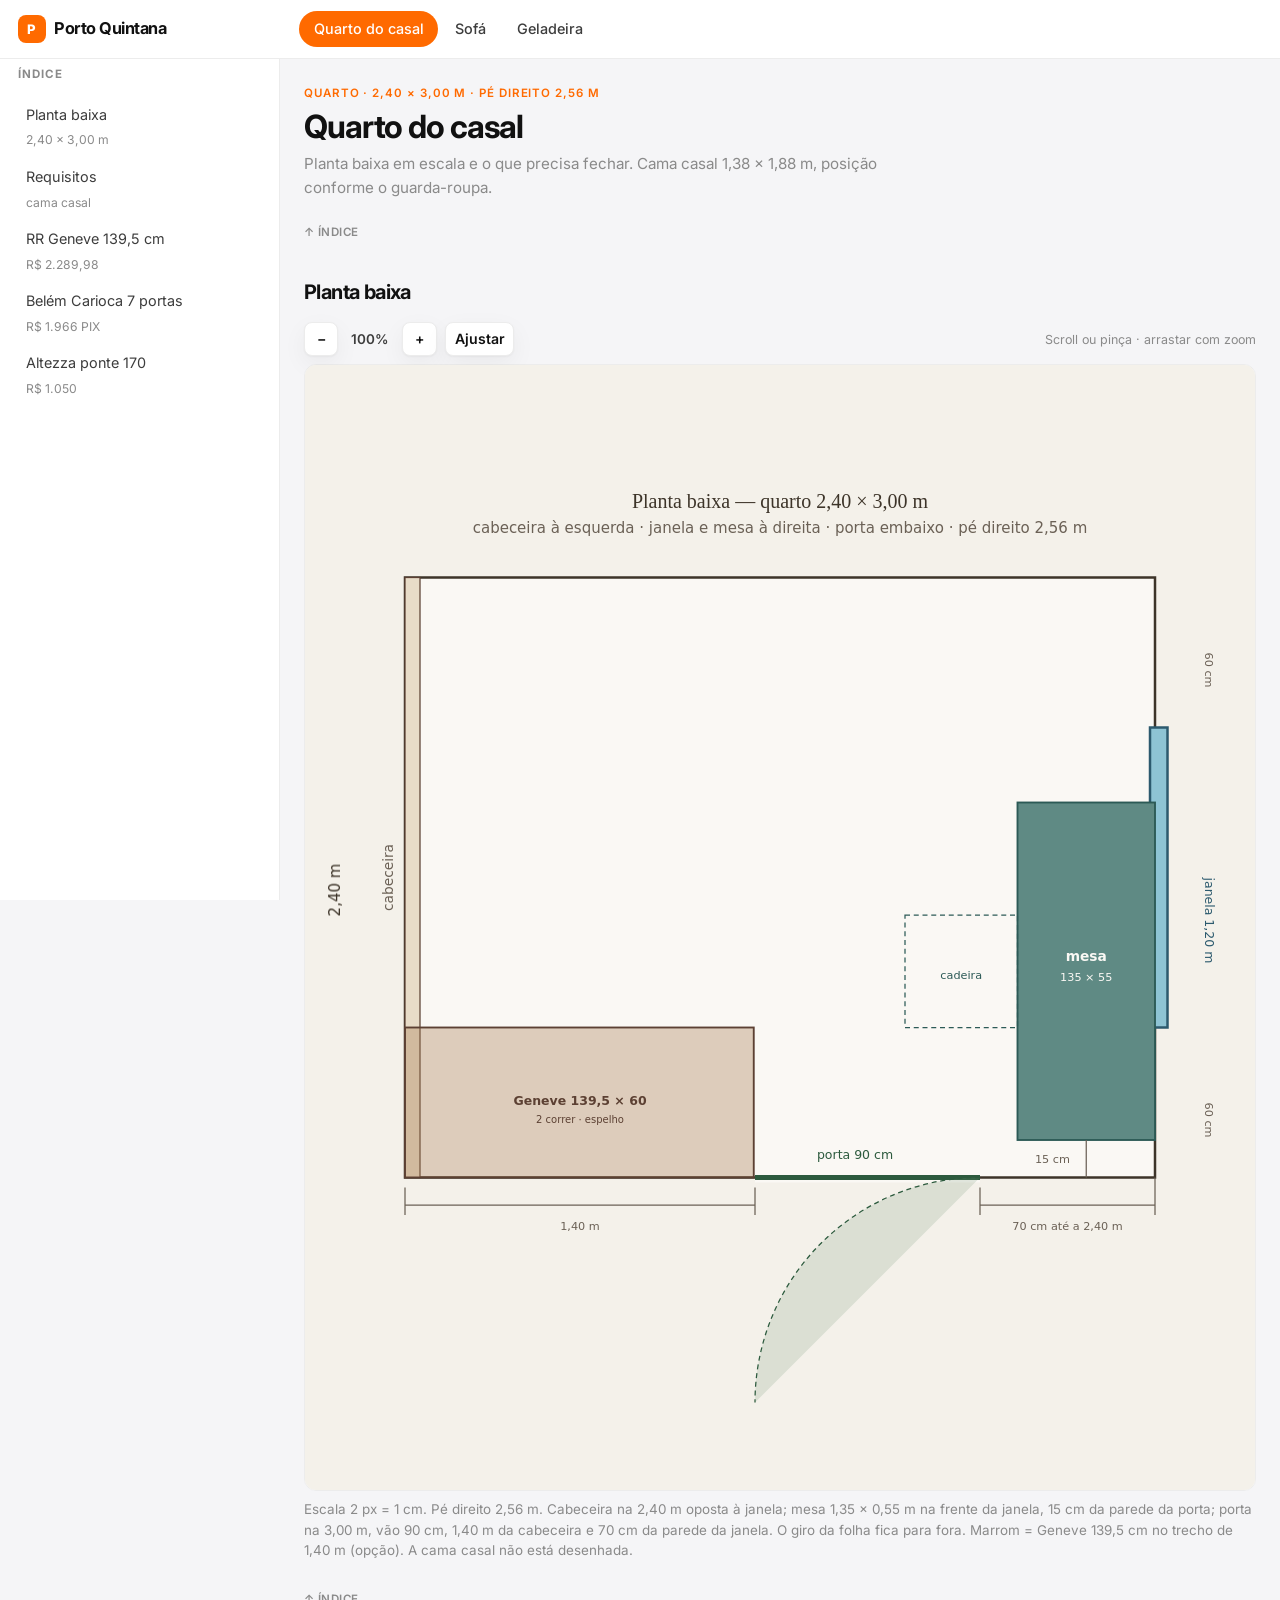
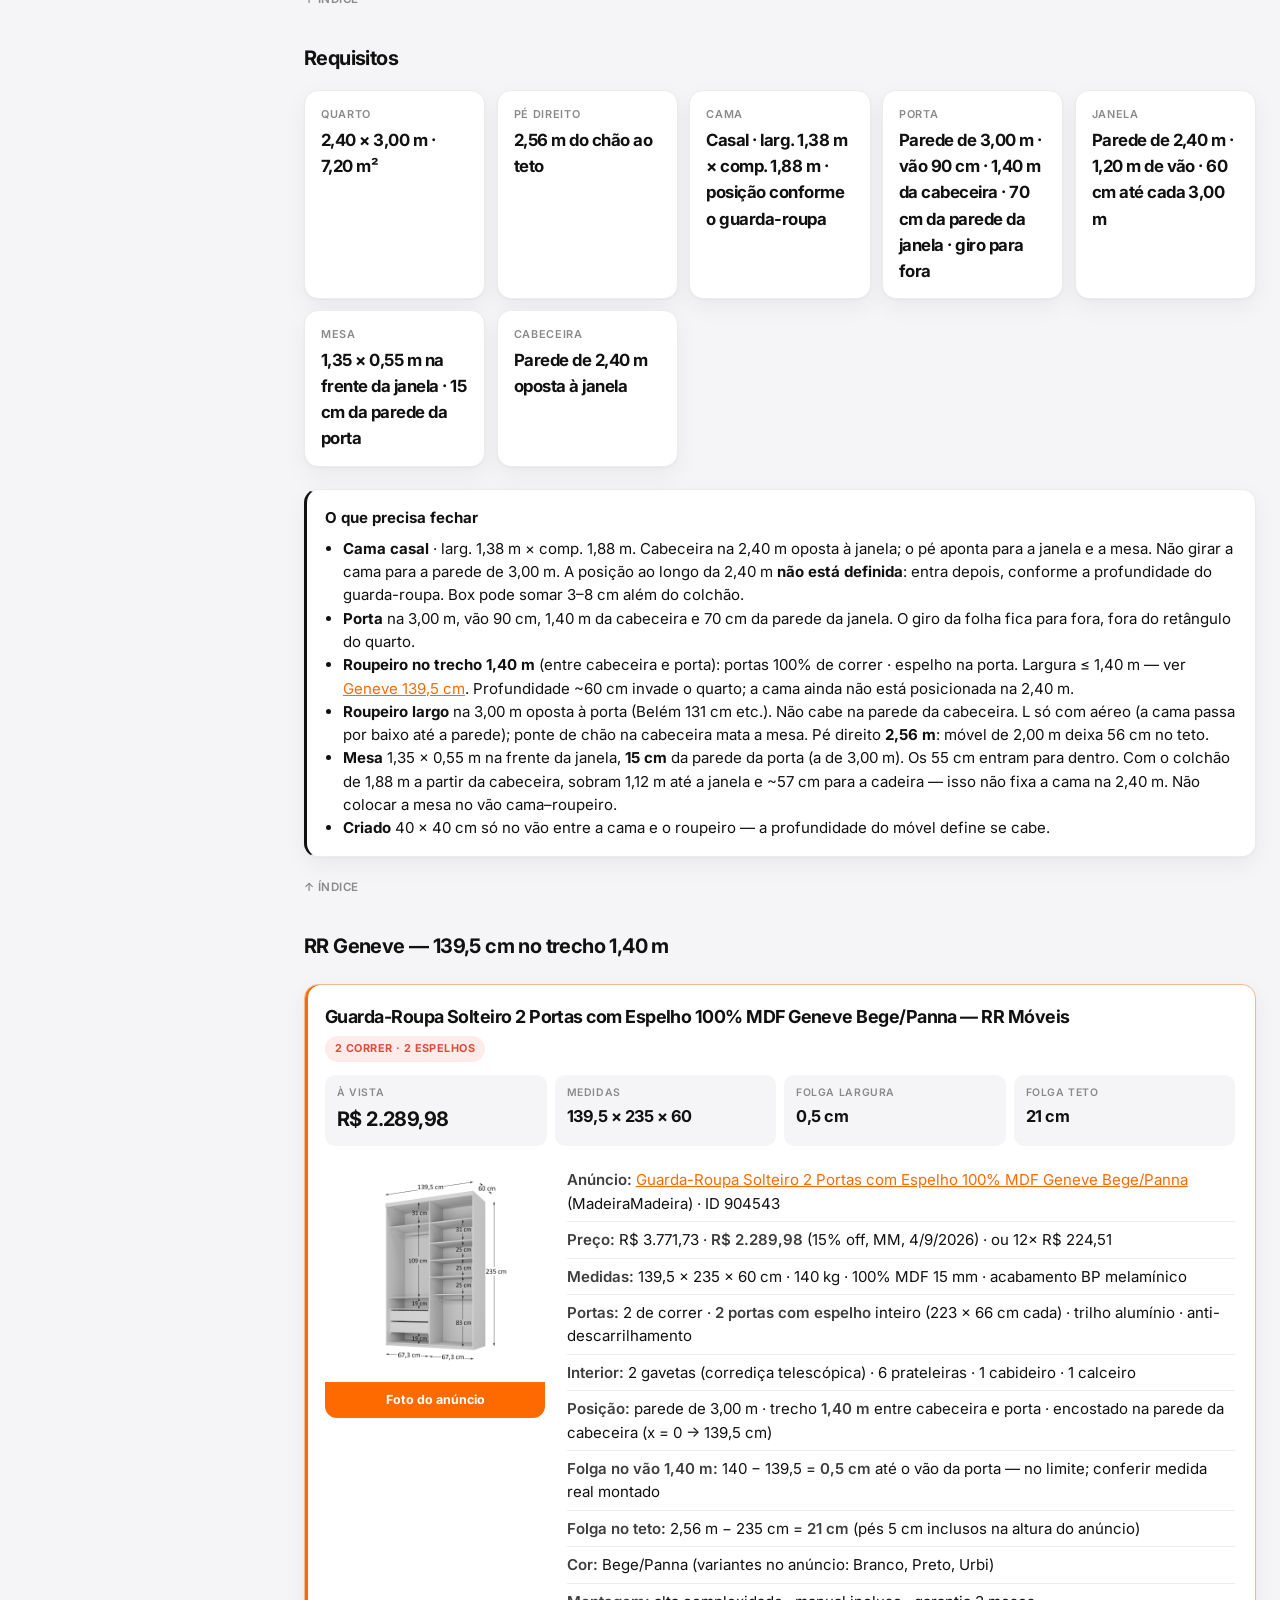
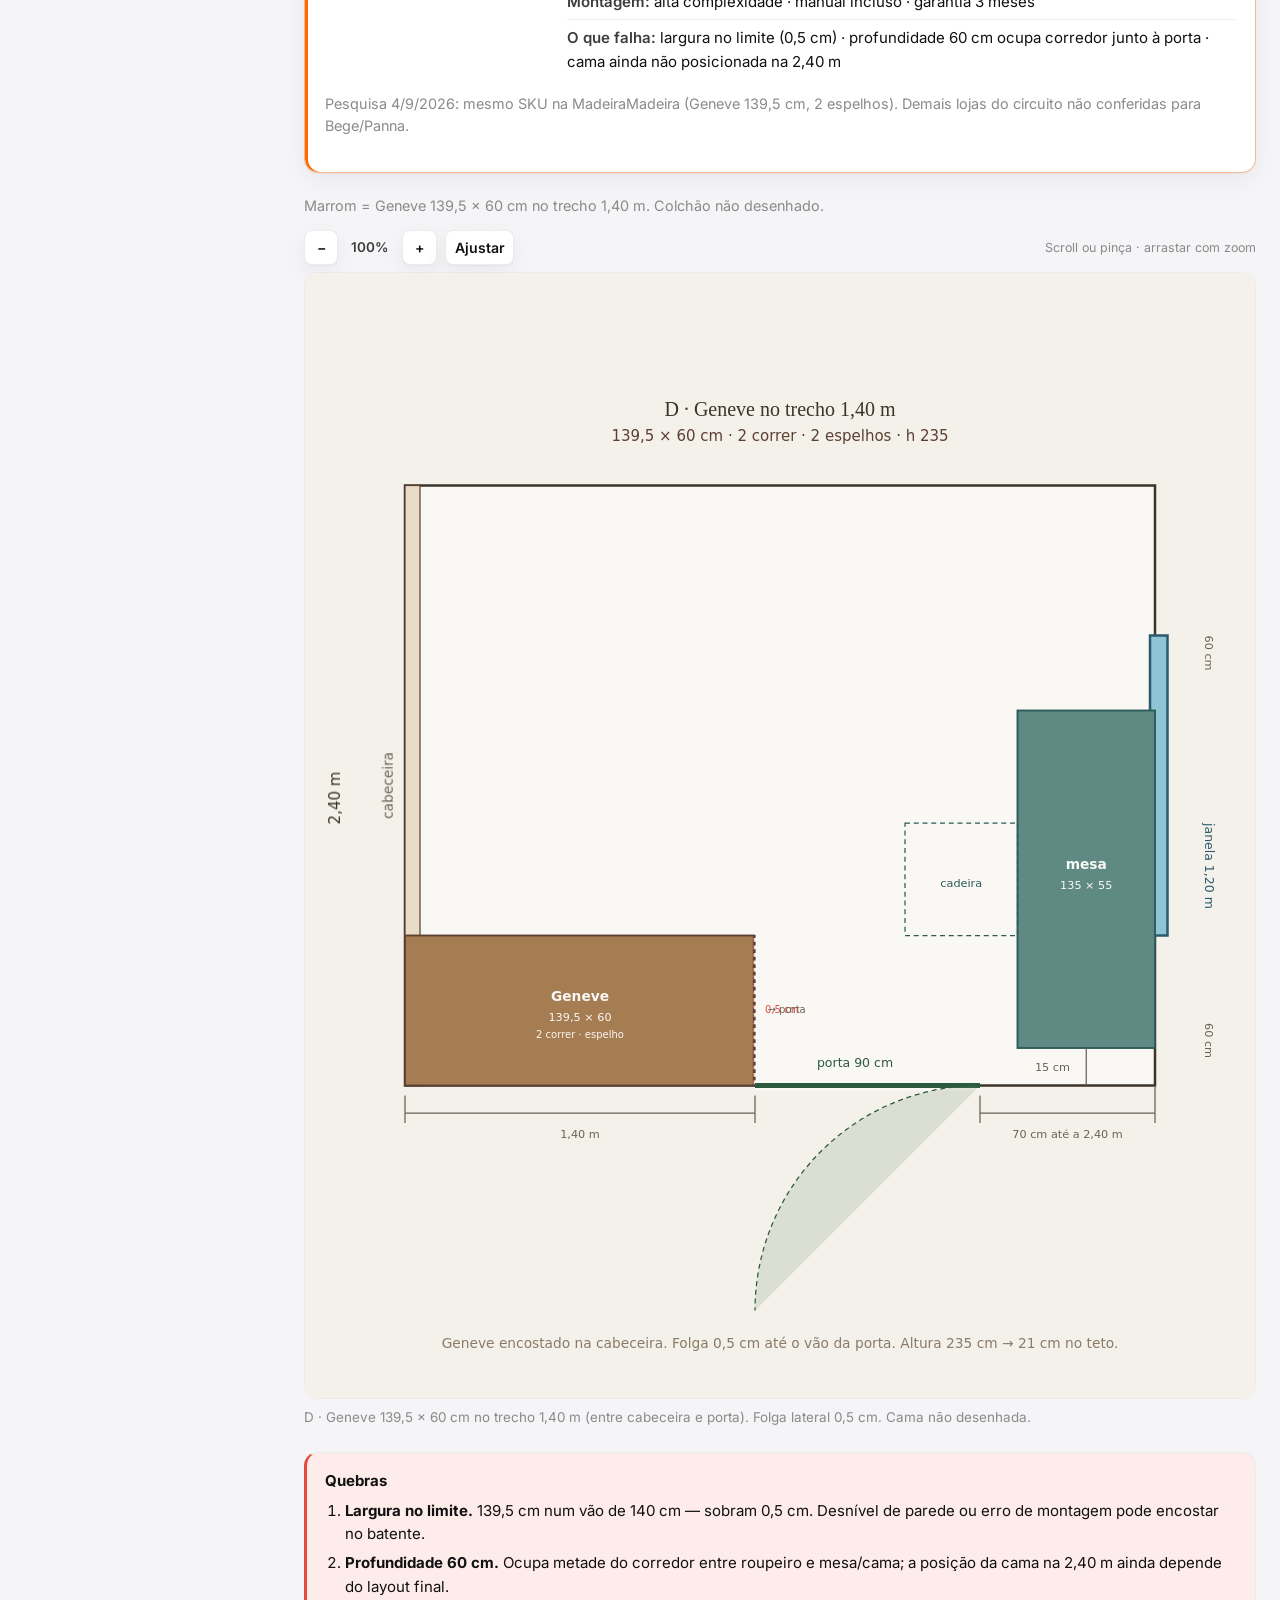
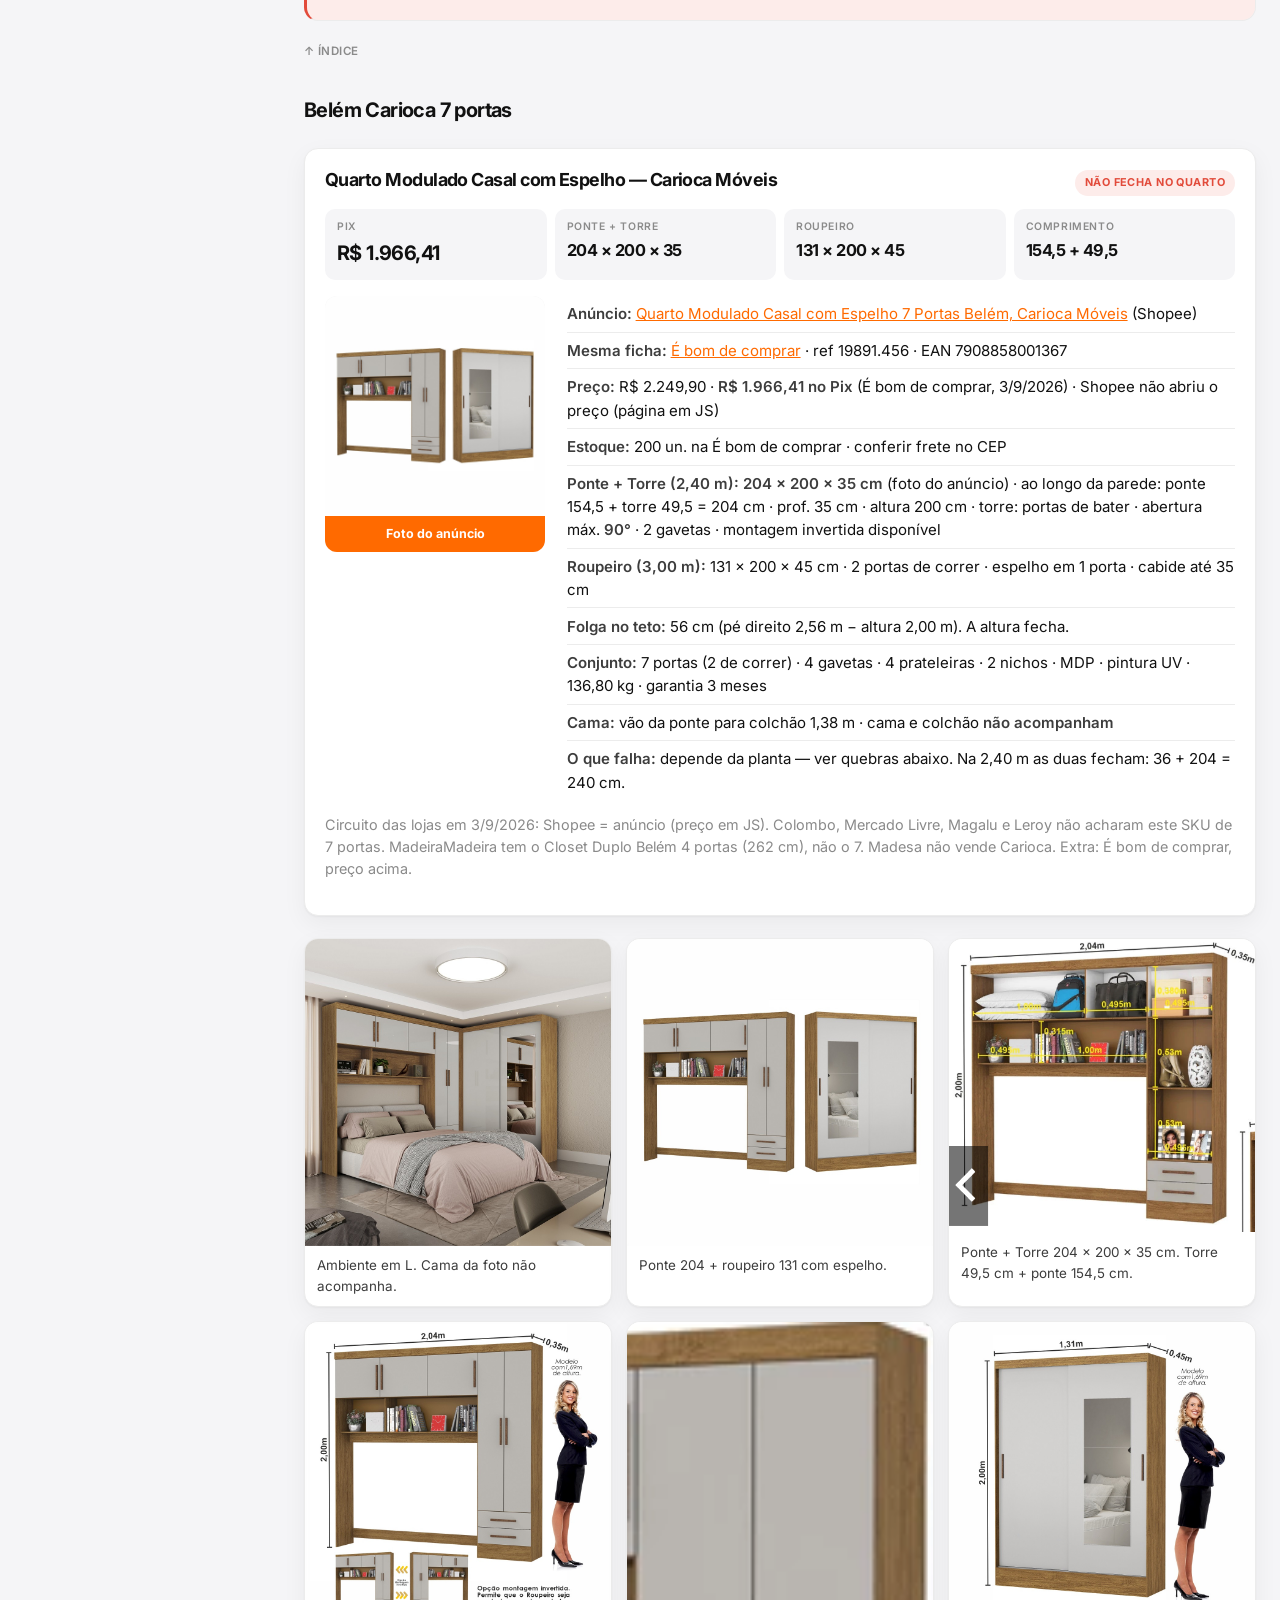
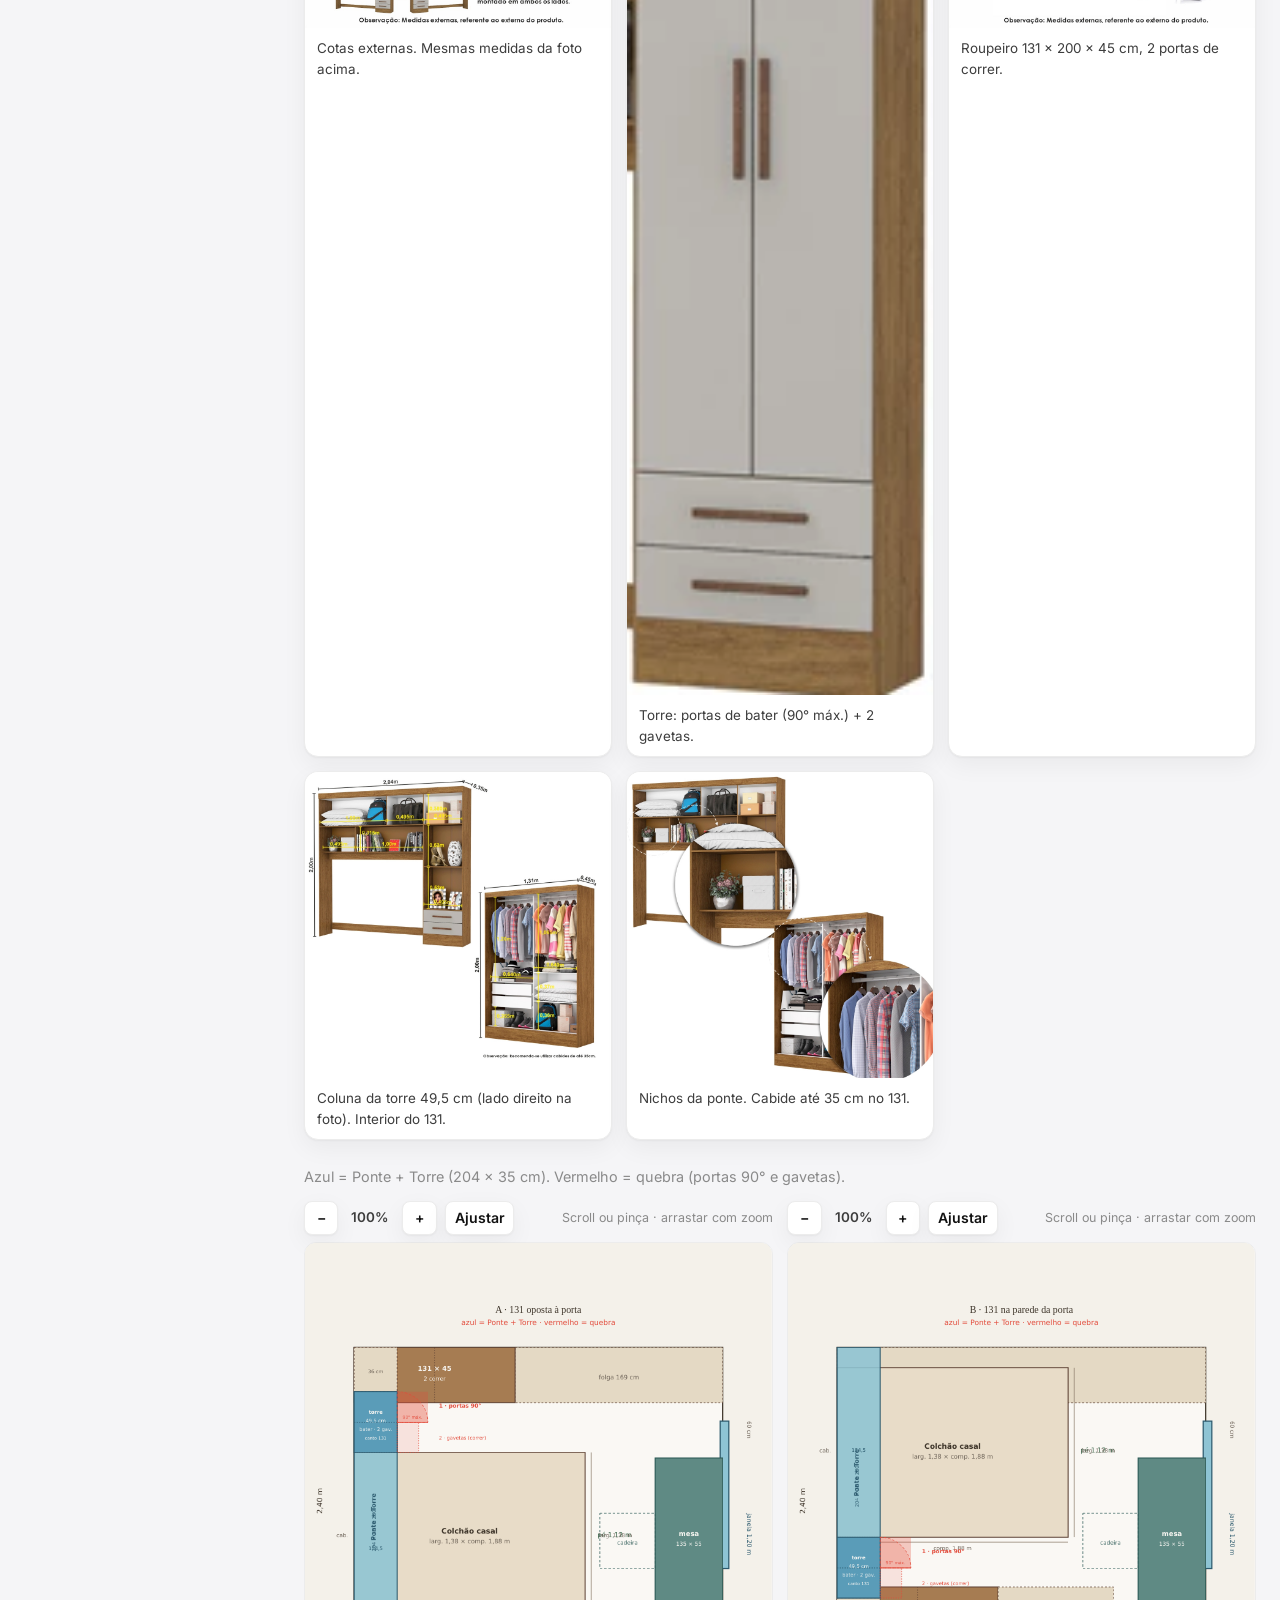
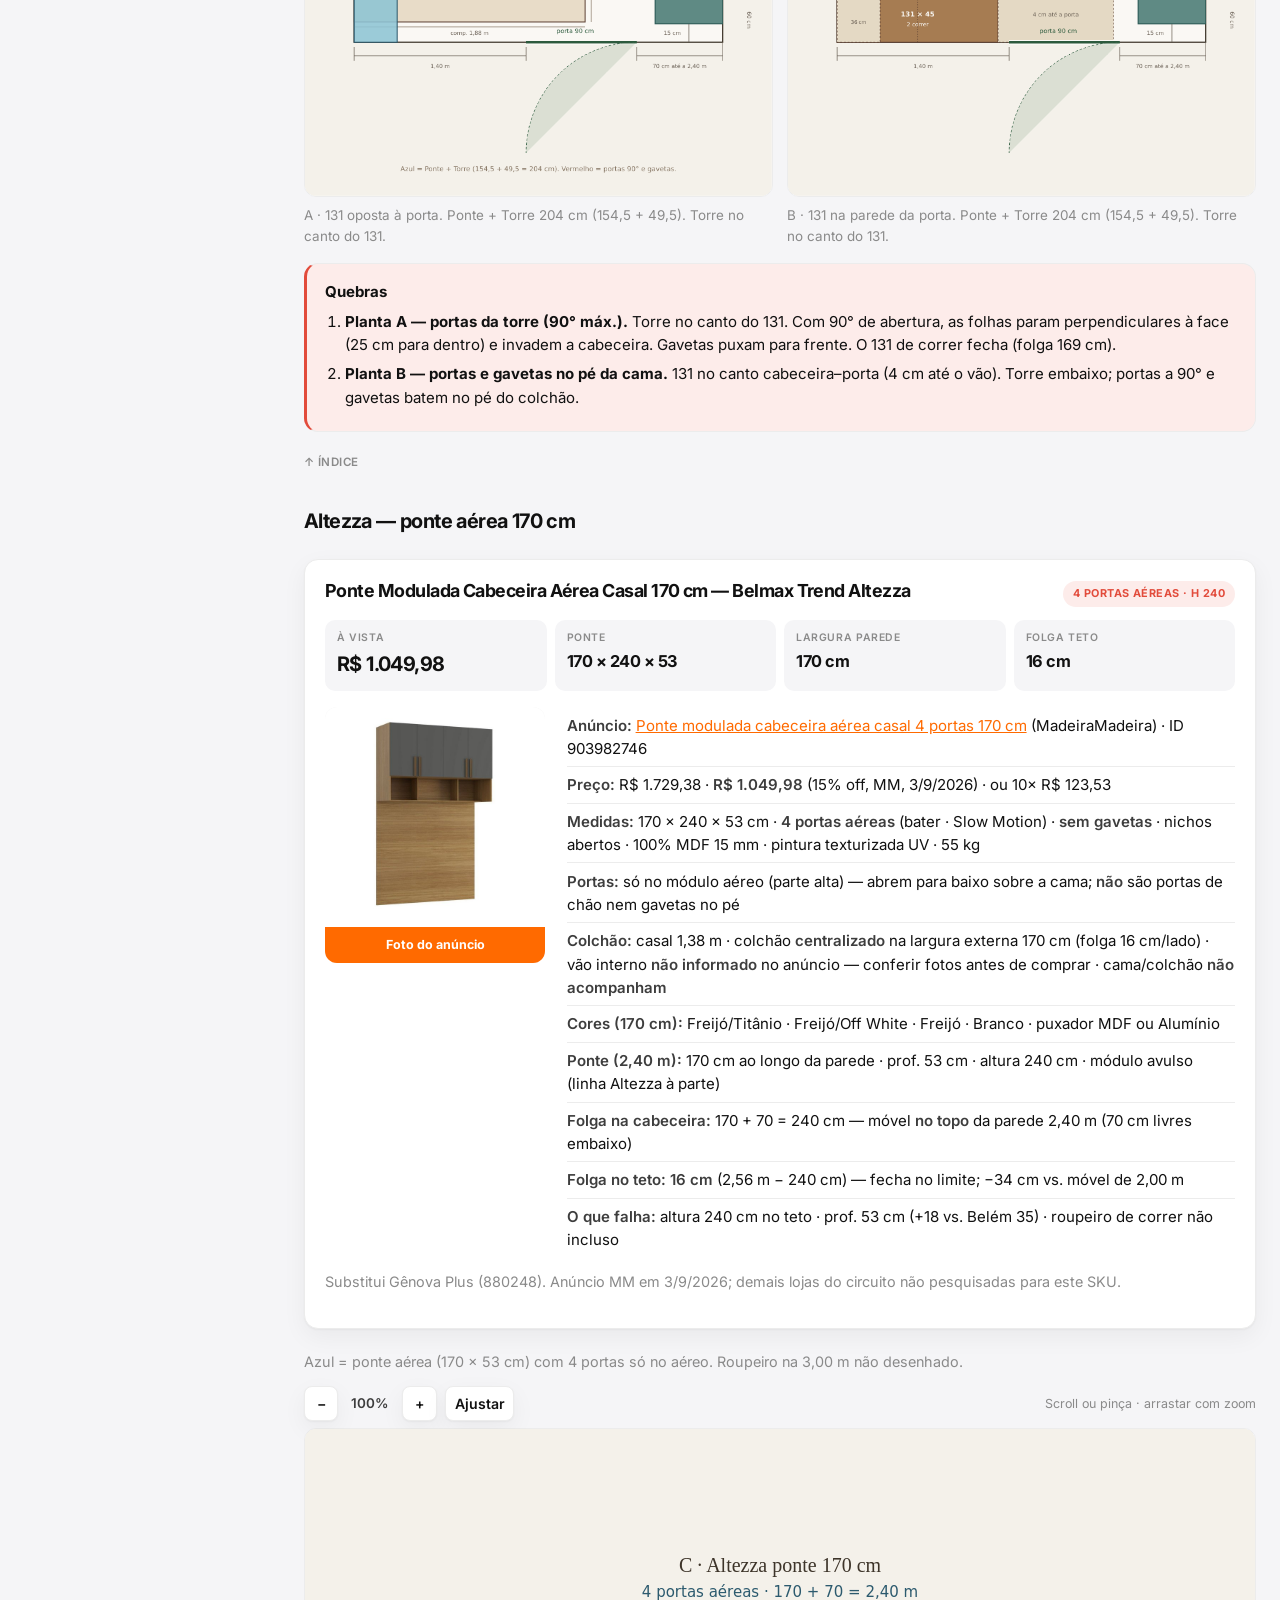
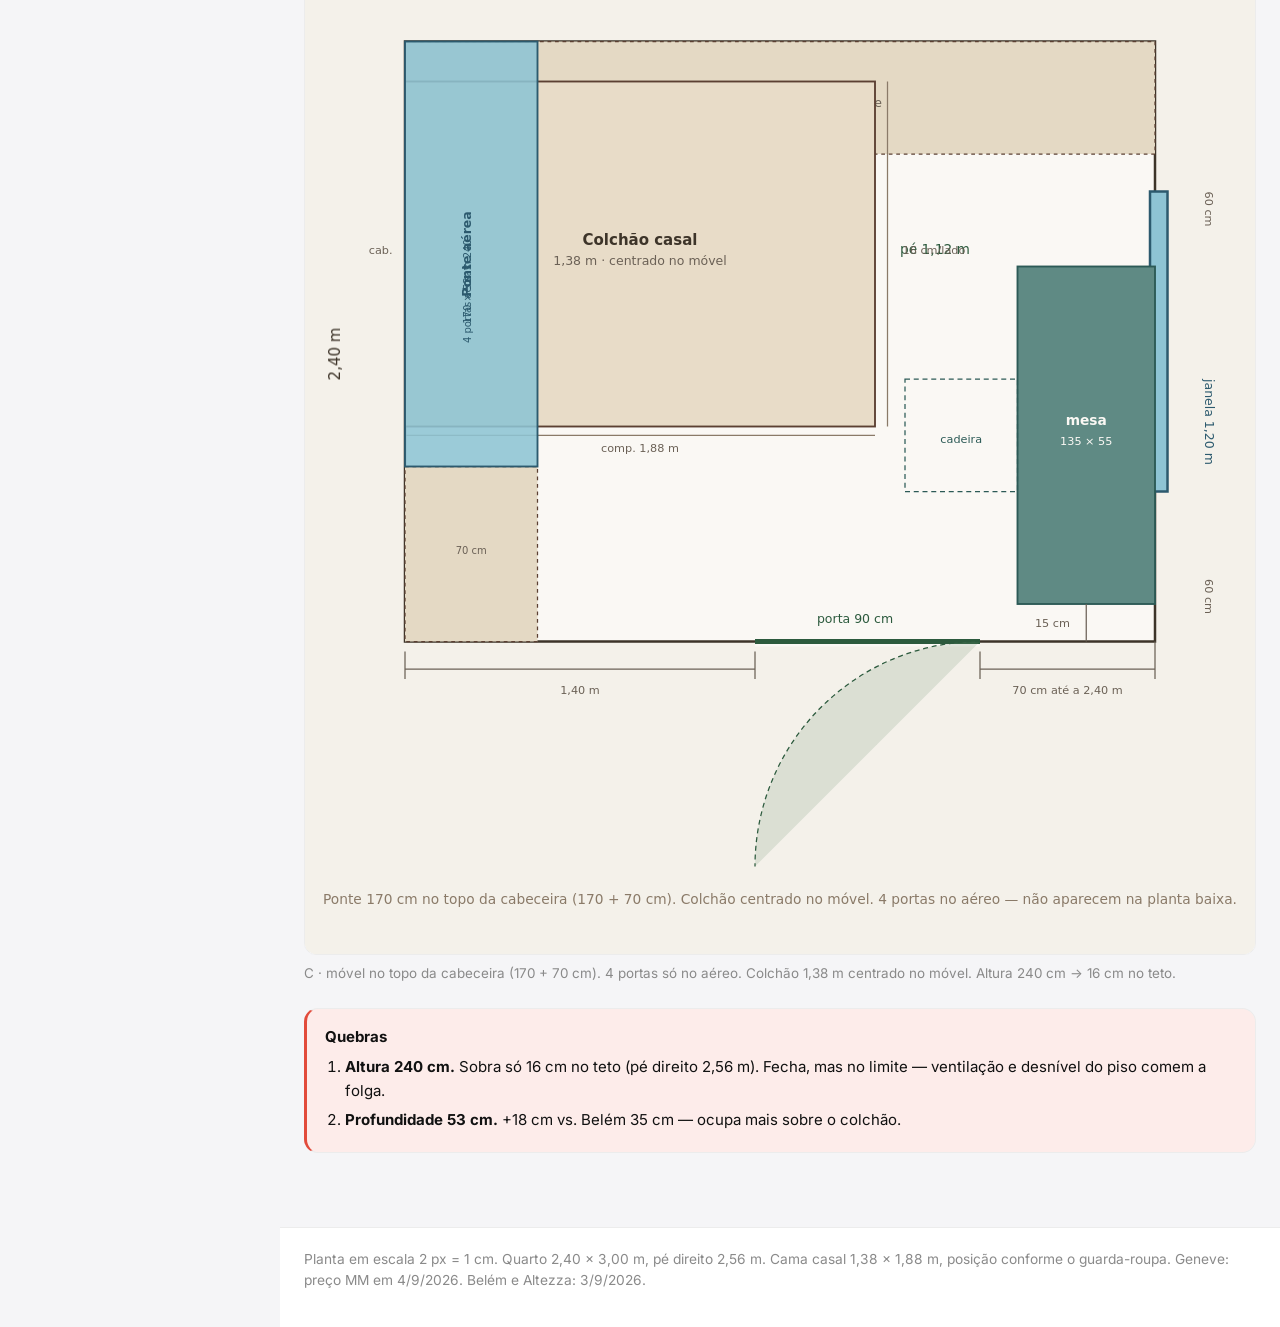
<file: quarto-casal.html>
<!DOCTYPE html>
<html lang="pt-BR">
<head>
  <meta charset="utf-8">
  <meta name="viewport" content="width=device-width, initial-scale=1">
  <title>Quarto do casal — Apartamento Porto Quintana</title>
  <link rel="preconnect" href="https://fonts.googleapis.com">
  <link rel="preconnect" href="https://fonts.gstatic.com" crossorigin>
  <link href="https://fonts.googleapis.com/css2?family=Inter:ital,wght@0,400;0,500;0,600;0,700;0,800;1,400&display=swap" rel="stylesheet">
  <link rel="stylesheet" href="estilo.css">
</head>
<body class="has-toc">
  <div class="chrome">
    <nav class="site-bar" aria-label="Páginas">
      <div class="wrap">
        <a class="brand" href="index.html"><span class="mark" aria-hidden="true"></span>Porto Quintana</a>
        <ul>
          <li><a class="here" href="quarto-casal.html" aria-current="page">Quarto do casal</a></li>
          <li><a href="sofa.html">Sofá</a></li>
          <li><a href="geladeira.html">Geladeira</a></li>
        </ul>
      </div>
    </nav>
    <nav class="nav-bar" aria-label="Índice compacto">
      <div class="wrap">
        <a href="#indice">Índice</a>
        <a href="#planta">Planta baixa</a>
        <a href="#requisitos">Requisitos</a>
        <a href="#geneve">Geneve 139,5</a>
        <a href="#belem">Belém Carioca</a>
        <a href="#altezza">Altezza</a>
      </div>
    </nav>
  </div>
  <header>
    <div class="wrap">
      <p class="kicker">Quarto · 2,40 × 3,00 m · pé direito 2,56 m</p>
      <h1>Quarto do casal</h1>
      <p>Planta baixa em escala e o que precisa fechar. Cama casal 1,38 × 1,88 m, posição conforme o guarda-roupa.</p>
    </div>
  </header>

  <nav class="toc" id="indice" aria-label="Índice">
    <h2>Índice</h2>
    <ol>
      <li><a href="#planta">Planta baixa</a> <span class="meta">2,40 × 3,00 m</span></li>
      <li><a href="#requisitos">Requisitos</a> <span class="meta">cama casal</span></li>
      <li><a href="#geneve">RR Geneve 139,5 cm</a> <span class="meta">R$ 2.289,98</span></li>
      <li><a href="#belem">Belém Carioca 7 portas</a> <span class="meta">R$ 1.966 PIX</span></li>
      <li><a href="#altezza">Altezza ponte 170</a> <span class="meta">R$ 1.050</span></li>
    </ol>
  </nav>

  <main>
    <section id="planta">
      <a class="back" href="#indice">↑ Índice</a>
      <h2>Planta baixa</h2>
      <figure class="hero-plan">
        <svg xmlns="http://www.w3.org/2000/svg" viewBox="0 -80 760 900" role="img" aria-label="Planta baixa do quarto 2,40 × 3,00 m: cabeceira à esquerda, janela e mesa à direita, porta na parede de 3,00 m (1,40 m + 90 cm + 70 cm). A cama não está desenhada.">
          <rect x="0" y="-80" width="760" height="900" fill="#f4f1ea"/>
          <text x="380" y="34" text-anchor="middle" font-family="Georgia, serif" font-size="16" fill="#3d3429">Planta baixa — quarto 2,40 × 3,00 m</text>
          <text x="380" y="54" text-anchor="middle" font-family="system-ui, sans-serif" font-size="12" fill="#6b6156">cabeceira à esquerda · janela e mesa à direita · porta embaixo · pé direito 2,56 m</text>
          <rect x="80" y="90" width="600" height="480" fill="#faf8f4" stroke="#3d3429" stroke-width="2"/>
          <rect x="80" y="90" width="12" height="480" fill="#e8dcc8" stroke="#5c4033" stroke-width="1"/>
          <text x="70" y="330" text-anchor="middle" font-family="system-ui, sans-serif" font-size="11" fill="#6b6156" transform="rotate(-90 70 330)">cabeceira</text>
          <rect x="80" y="450" width="279" height="120" fill="#a67c52" fill-opacity="0.35" stroke="#5c4033" stroke-width="1.5"/>
          <text x="220" y="512" text-anchor="middle" font-family="system-ui, sans-serif" font-size="10" fill="#5c4033" font-weight="600">Geneve 139,5 × 60</text>
          <text x="220" y="526" text-anchor="middle" font-family="system-ui, sans-serif" font-size="8" fill="#5c4033">2 correr · espelho</text>
          <rect x="676" y="210" width="14" height="240" fill="#8ec4d4" stroke="#2c5a6e" stroke-width="2"/>
          <text x="720" y="150" font-family="system-ui, sans-serif" font-size="9" fill="#6b6156" transform="rotate(90 720 150)">60 cm</text>
          <text x="720" y="330" font-family="system-ui, sans-serif" font-size="10" fill="#2c5a6e" transform="rotate(90 720 330)">janela 1,20 m</text>
          <text x="720" y="510" font-family="system-ui, sans-serif" font-size="9" fill="#6b6156" transform="rotate(90 720 510)">60 cm</text>
          <rect x="570" y="270" width="110" height="270" fill="#5f8a84" stroke="#2c5a56" stroke-width="1.5"/>
          <text x="625" y="397" text-anchor="middle" font-family="system-ui, sans-serif" font-size="11" fill="#faf8f4" font-weight="600">mesa</text>
          <text x="625" y="413" text-anchor="middle" font-family="system-ui, sans-serif" font-size="9" fill="#faf8f4">135 × 55</text>
          <rect x="480" y="360" width="90" height="90" fill="none" stroke="#2c5a56" stroke-dasharray="4 3"/>
          <text x="525" y="411" text-anchor="middle" font-family="system-ui, sans-serif" font-size="9" fill="#2c5a56">cadeira</text>
          <line x1="625" y1="540" x2="625" y2="570" stroke="#6b6156"/>
          <text x="612" y="558" text-anchor="end" font-family="system-ui, sans-serif" font-size="9" fill="#6b6156">15 cm</text>
          <rect x="360" y="566" width="180" height="8" fill="#faf8f4"/>
          <line x1="360" y1="570" x2="540" y2="570" stroke="#2c5a3d" stroke-width="4"/>
          <path d="M540 570 A180 180 0 0 0 360 750" fill="#6b8f71" fill-opacity="0.18" stroke="#2c5a3d" stroke-dasharray="4 3"/>
          <text x="440" y="555" text-anchor="middle" font-family="system-ui, sans-serif" font-size="10" fill="#2c5a3d">porta 90 cm</text>
          <line x1="80" y1="578" x2="80" y2="600" stroke="#6b6156"/>
          <line x1="360" y1="578" x2="360" y2="600" stroke="#6b6156"/>
          <line x1="80" y1="592" x2="360" y2="592" stroke="#6b6156"/>
          <text x="220" y="612" text-anchor="middle" font-family="system-ui, sans-serif" font-size="9" fill="#6b6156">1,40 m</text>
          <line x1="540" y1="578" x2="540" y2="600" stroke="#6b6156"/>
          <line x1="680" y1="570" x2="680" y2="600" stroke="#6b6156"/>
          <line x1="540" y1="592" x2="680" y2="592" stroke="#6b6156"/>
          <text x="610" y="612" text-anchor="middle" font-family="system-ui, sans-serif" font-size="9" fill="#6b6156">70 cm até a 2,40 m</text>
          <text x="28" y="340" text-anchor="middle" font-family="system-ui, sans-serif" font-size="12" fill="#3d3429" transform="rotate(-90 28 340)">2,40 m</text>
        </svg>
        <figcaption>Escala 2 px = 1 cm. Pé direito 2,56 m. Cabeceira na 2,40 m oposta à janela; mesa 1,35 × 0,55 m na frente da janela, 15 cm da parede da porta; porta na 3,00 m, vão 90 cm, 1,40 m da cabeceira e 70 cm da parede da janela. O giro da folha fica para fora. Marrom = Geneve 139,5 cm no trecho de 1,40 m (opção). A cama casal não está desenhada.</figcaption>
      </figure>
    </section>

    <section id="requisitos">
      <a class="back" href="#indice">↑ Índice</a>
      <h2>Requisitos</h2>
      <dl class="facts">
        <div><dt>Quarto</dt><dd>2,40 × 3,00 m · 7,20 m²</dd></div>
        <div><dt>Pé direito</dt><dd>2,56 m do chão ao teto</dd></div>
        <div><dt>Cama</dt><dd>Casal · larg. 1,38 m × comp. 1,88 m · posição conforme o guarda-roupa</dd></div>
        <div><dt>Porta</dt><dd>Parede de 3,00 m · vão 90 cm · 1,40 m da cabeceira · 70 cm da parede da janela · giro para fora</dd></div>
        <div><dt>Janela</dt><dd>Parede de 2,40 m · 1,20 m de vão · 60 cm até cada 3,00 m</dd></div>
        <div><dt>Mesa</dt><dd>1,35 × 0,55 m na frente da janela · 15 cm da parede da porta</dd></div>
        <div><dt>Cabeceira</dt><dd>Parede de 2,40 m oposta à janela</dd></div>
      </dl>

      <div class="premissas">
        <strong>O que precisa fechar</strong>
        <ul>
          <li><strong>Cama casal</strong> · larg. 1,38 m × comp. 1,88 m. Cabeceira na 2,40 m oposta à janela; o pé aponta para a janela e a mesa. Não girar a cama para a parede de 3,00 m. A posição ao longo da 2,40 m <strong>não está definida</strong>: entra depois, conforme a profundidade do guarda-roupa. Box pode somar 3–8 cm além do colchão.</li>
          <li><strong>Porta</strong> na 3,00 m, vão 90 cm, 1,40 m da cabeceira e 70 cm da parede da janela. O giro da folha fica para fora, fora do retângulo do quarto.</li>
          <li><strong>Roupeiro no trecho 1,40 m</strong> (entre cabeceira e porta): portas 100% de correr · espelho na porta. Largura ≤ 1,40 m — ver <a href="#geneve">Geneve 139,5 cm</a>. Profundidade ~60 cm invade o quarto; a cama ainda não está posicionada na 2,40 m.</li>
          <li><strong>Roupeiro largo</strong> na 3,00 m oposta à porta (Belém 131 cm etc.). Não cabe na parede da cabeceira. L só com aéreo (a cama passa por baixo até a parede); ponte de chão na cabeceira mata a mesa. Pé direito <strong>2,56 m</strong>: móvel de 2,00 m deixa 56 cm no teto.</li>
          <li><strong>Mesa</strong> 1,35 × 0,55 m na frente da janela, <strong>15 cm</strong> da parede da porta (a de 3,00 m). Os 55 cm entram para dentro. Com o colchão de 1,88 m a partir da cabeceira, sobram 1,12 m até a janela e ~57 cm para a cadeira — isso não fixa a cama na 2,40 m. Não colocar a mesa no vão cama–roupeiro.</li>
          <li><strong>Criado</strong> 40 × 40 cm só no vão entre a cama e o roupeiro — a profundidade do móvel define se cabe.</li>
        </ul>
      </div>
    </section>

    <section id="geneve">
      <a class="back" href="#indice">↑ Índice</a>
      <h2>RR Geneve — 139,5 cm no trecho 1,40 m</h2>

      <article class="option best">
        <div class="option-head">
          <h3>Guarda-Roupa Solteiro 2 Portas com Espelho 100% MDF Geneve Bege/Panna — RR Móveis</h3>
          <span class="badge">2 correr · 2 espelhos</span>
        </div>
        <ul class="option-stats">
          <li><span>À vista</span><strong>R$ 2.289,98</strong></li>
          <li><span>Medidas</span><strong>139,5 × 235 × 60</strong></li>
          <li><span>Folga largura</span><strong>0,5 cm</strong></li>
          <li><span>Folga teto</span><strong>21 cm</strong></li>
        </ul>
        <div class="option-body">
          <a class="thumb" href="https://www.madeiramadeira.com.br/guarda-roupa-solteiro-2-portas-com-espelho-100-mdf-geneve-bege-panna-904543.html">
            <img src="fotos/quarto-casal/geneve-panna.jpg" alt="Geneve Bege/Panna: 2 portas de correr com espelho, foto do anúncio (cor Branco no catálogo MM)">
            <span>Foto do anúncio</span>
          </a>
          <ul class="specs">
            <li><strong>Anúncio:</strong> <a href="https://www.madeiramadeira.com.br/guarda-roupa-solteiro-2-portas-com-espelho-100-mdf-geneve-bege-panna-904543.html">Guarda-Roupa Solteiro 2 Portas com Espelho 100% MDF Geneve Bege/Panna</a> (MadeiraMadeira) · ID 904543</li>
            <li><strong>Preço:</strong> R$ 3.771,73 · <strong>R$ 2.289,98</strong> (15% off, MM, 4/9/2026) · ou 12× R$ 224,51</li>
            <li><strong>Medidas:</strong> 139,5 × 235 × 60 cm · 140 kg · 100% MDF 15 mm · acabamento BP melamínico</li>
            <li><strong>Portas:</strong> 2 de correr · <strong>2 portas com espelho</strong> inteiro (223 × 66 cm cada) · trilho alumínio · anti-descarrilhamento</li>
            <li><strong>Interior:</strong> 2 gavetas (corrediça telescópica) · 6 prateleiras · 1 cabideiro · 1 calceiro</li>
            <li><strong>Posição:</strong> parede de 3,00 m · trecho <strong>1,40 m</strong> entre cabeceira e porta · encostado na parede da cabeceira (x = 0 → 139,5 cm)</li>
            <li><strong>Folga no vão 1,40 m:</strong> 140 − 139,5 = <strong>0,5 cm</strong> até o vão da porta — no limite; conferir medida real montado</li>
            <li><strong>Folga no teto:</strong> 2,56 m − 235 cm = <strong>21 cm</strong> (pés 5 cm inclusos na altura do anúncio)</li>
            <li><strong>Cor:</strong> Bege/Panna (variantes no anúncio: Branco, Preto, Urbi)</li>
            <li><strong>Montagem:</strong> alta complexidade · manual incluso · garantia 3 meses</li>
            <li><strong>O que falha:</strong> largura no limite (0,5 cm) · profundidade 60 cm ocupa corredor junto à porta · cama ainda não posicionada na 2,40 m</li>
          </ul>
        </div>
        <p class="layout-note">Pesquisa 4/9/2026: mesmo SKU na MadeiraMadeira (Geneve 139,5 cm, 2 espelhos). Demais lojas do circuito não conferidas para Bege/Panna.</p>
      </article>

      <p class="layout-note">Marrom = Geneve 139,5 × 60 cm no trecho 1,40 m. Colchão não desenhado.</p>
      <figure class="hero-plan">
        <svg xmlns="http://www.w3.org/2000/svg" viewBox="0 -80 760 900" role="img" aria-label="Planta D: Geneve 139,5 cm no trecho 1,40 m entre cabeceira e porta.">
          <rect x="0" y="-80" width="760" height="900" fill="#f4f1ea"/>
          <text x="380" y="34" text-anchor="middle" font-family="Georgia, serif" font-size="16" fill="#3d3429">D · Geneve no trecho 1,40 m</text>
          <text x="380" y="54" text-anchor="middle" font-family="system-ui, sans-serif" font-size="12" fill="#5c4033">139,5 × 60 cm · 2 correr · 2 espelhos · h 235</text>
          <rect x="80" y="90" width="600" height="480" fill="#faf8f4" stroke="#3d3429" stroke-width="2"/>

          <rect x="80" y="90" width="12" height="480" fill="#e8dcc8" stroke="#5c4033" stroke-width="1"/>
          <text x="70" y="330" text-anchor="middle" font-family="system-ui, sans-serif" font-size="11" fill="#6b6156" transform="rotate(-90 70 330)">cabeceira</text>

          <rect x="676" y="210" width="14" height="240" fill="#8ec4d4" stroke="#2c5a6e" stroke-width="2"/>
          <text x="720" y="210" font-family="system-ui, sans-serif" font-size="9" fill="#6b6156" transform="rotate(90 720 210)">60 cm</text>
          <text x="720" y="360" font-family="system-ui, sans-serif" font-size="10" fill="#2c5a6e" transform="rotate(90 720 360)">janela 1,20 m</text>
          <text x="720" y="520" font-family="system-ui, sans-serif" font-size="9" fill="#6b6156" transform="rotate(90 720 520)">60 cm</text>

          <rect x="570" y="270" width="110" height="270" fill="#5f8a84" stroke="#2c5a56" stroke-width="1.5"/>
          <text x="625" y="397" text-anchor="middle" font-family="system-ui, sans-serif" font-size="11" fill="#faf8f4" font-weight="600">mesa</text>
          <text x="625" y="413" text-anchor="middle" font-family="system-ui, sans-serif" font-size="9" fill="#faf8f4">135 × 55</text>
          <rect x="480" y="360" width="90" height="90" fill="none" stroke="#2c5a56" stroke-dasharray="4 3"/>
          <text x="525" y="411" text-anchor="middle" font-family="system-ui, sans-serif" font-size="9" fill="#2c5a56">cadeira</text>
          <line x1="625" y1="540" x2="625" y2="570" stroke="#6b6156"/>
          <text x="612" y="558" text-anchor="end" font-family="system-ui, sans-serif" font-size="9" fill="#6b6156">15 cm</text>

          <rect x="80" y="450" width="279" height="120" fill="#a67c52" stroke="#5c4033" stroke-width="1.5"/>
          <text x="220" y="502" text-anchor="middle" font-family="system-ui, sans-serif" font-size="11" fill="#faf8f4" font-weight="600">Geneve</text>
          <text x="220" y="518" text-anchor="middle" font-family="system-ui, sans-serif" font-size="9" fill="#faf8f4">139,5 × 60</text>
          <text x="220" y="532" text-anchor="middle" font-family="system-ui, sans-serif" font-size="8" fill="#faf8f4">2 correr · espelho</text>
          <line x1="359" y1="450" x2="359" y2="570" stroke="#e24b3b" stroke-dasharray="3 2"/>
          <text x="368" y="512" font-family="system-ui, sans-serif" font-size="8" fill="#e24b3b">0,5 cm</text>

          <rect x="359" y="450" width="1" height="120" fill="#e4d9c4" stroke="#5c4033" stroke-dasharray="3 3"/>
          <text x="370" y="512" font-family="system-ui, sans-serif" font-size="8" fill="#6b6156">→ porta</text>

          <rect x="360" y="566" width="180" height="8" fill="#faf8f4"/>
          <line x1="360" y1="570" x2="540" y2="570" stroke="#2c5a3d" stroke-width="4"/>
          <path d="M540 570 A180 180 0 0 0 360 750" fill="#6b8f71" fill-opacity="0.18" stroke="#2c5a3d" stroke-dasharray="4 3"/>
          <text x="440" y="555" text-anchor="middle" font-family="system-ui, sans-serif" font-size="10" fill="#2c5a3d">porta 90 cm</text>
          <line x1="80" y1="578" x2="80" y2="600" stroke="#6b6156"/>
          <line x1="360" y1="578" x2="360" y2="600" stroke="#6b6156"/>
          <line x1="80" y1="592" x2="360" y2="592" stroke="#6b6156"/>
          <text x="220" y="612" text-anchor="middle" font-family="system-ui, sans-serif" font-size="9" fill="#6b6156">1,40 m</text>
          <line x1="540" y1="578" x2="540" y2="600" stroke="#6b6156"/>
          <line x1="680" y1="570" x2="680" y2="600" stroke="#6b6156"/>
          <line x1="540" y1="592" x2="680" y2="592" stroke="#6b6156"/>
          <text x="610" y="612" text-anchor="middle" font-family="system-ui, sans-serif" font-size="9" fill="#6b6156">70 cm até a 2,40 m</text>
          <text x="28" y="340" text-anchor="middle" font-family="system-ui, sans-serif" font-size="12" fill="#3d3429" transform="rotate(-90 28 340)">2,40 m</text>
          <text x="380" y="780" text-anchor="middle" font-family="system-ui, sans-serif" font-size="11" fill="#8a7a68">Geneve encostado na cabeceira. Folga 0,5 cm até o vão da porta. Altura 235 cm → 21 cm no teto.</text>
        </svg>
        <figcaption>D · Geneve 139,5 × 60 cm no trecho 1,40 m (entre cabeceira e porta). Folga lateral 0,5 cm. Cama não desenhada.</figcaption>
      </figure>
      <div class="note breaks">
        <strong>Quebras</strong>
        <ol>
          <li><strong>Largura no limite.</strong> 139,5 cm num vão de 140 cm — sobram 0,5 cm. Desnível de parede ou erro de montagem pode encostar no batente.</li>
          <li><strong>Profundidade 60 cm.</strong> Ocupa metade do corredor entre roupeiro e mesa/cama; a posição da cama na 2,40 m ainda depende do layout final.</li>
        </ol>
      </div>
    </section>

    <section id="belem">
      <a class="back" href="#indice">↑ Índice</a>
      <h2>Belém Carioca 7 portas</h2>

      <article class="option">
        <div class="option-head">
          <h3>Quarto Modulado Casal com Espelho — Carioca Móveis</h3>
          <span class="badge">não fecha no quarto</span>
        </div>
        <ul class="option-stats">
          <li><span>PIX</span><strong>R$ 1.966,41</strong></li>
          <li><span>Ponte + Torre</span><strong>204 × 200 × 35</strong></li>
          <li><span>Roupeiro</span><strong>131 × 200 × 45</strong></li>
          <li><span>Comprimento</span><strong>154,5 + 49,5</strong></li>
        </ul>
        <div class="option-body">
          <a class="thumb" href="https://shopee.com.br/Quarto-Modulado-Casal-com-Espelho-7-Portas-Bel%C3%A9m-Carioca-M%C3%B3veis-i.1329429906.23093854764">
            <img src="fotos/quarto-casal/belem-frente.jpg" alt="Belém Carioca 7 portas: ponte 204 cm e roupeiro 131 cm com espelho, foto do anúncio">
            <span>Foto do anúncio</span>
          </a>
          <ul class="specs">
            <li><strong>Anúncio:</strong> <a href="https://shopee.com.br/Quarto-Modulado-Casal-com-Espelho-7-Portas-Bel%C3%A9m-Carioca-M%C3%B3veis-i.1329429906.23093854764">Quarto Modulado Casal com Espelho 7 Portas Belém, Carioca Móveis</a> (Shopee)</li>
            <li><strong>Mesma ficha:</strong> <a href="https://www.ebomdecomprar.com.br/produtos/quarto-modulado-casal-com-espelho-7-portas-belem-carioca-moveis?referenceId=1741634761077998">É bom de comprar</a> · ref 19891.456 · EAN 7908858001367</li>
            <li><strong>Preço:</strong> R$ 2.249,90 · <strong>R$ 1.966,41 no Pix</strong> (É bom de comprar, 3/9/2026) · Shopee não abriu o preço (página em JS)</li>
            <li><strong>Estoque:</strong> 200 un. na É bom de comprar · conferir frete no CEP</li>
            <li><strong>Ponte + Torre (2,40 m):</strong> <strong>204 × 200 × 35 cm</strong> (foto do anúncio) · ao longo da parede: ponte 154,5 + torre 49,5 = 204 cm · prof. 35 cm · altura 200 cm · torre: portas de bater · abertura máx. <strong>90°</strong> · 2 gavetas · montagem invertida disponível</li>
            <li><strong>Roupeiro (3,00 m):</strong> 131 × 200 × 45 cm · 2 portas de correr · espelho em 1 porta · cabide até 35 cm</li>
            <li><strong>Folga no teto:</strong> 56 cm (pé direito 2,56 m − altura 2,00 m). A altura fecha.</li>
            <li><strong>Conjunto:</strong> 7 portas (2 de correr) · 4 gavetas · 4 prateleiras · 2 nichos · MDP · pintura UV · 136,80 kg · garantia 3 meses</li>
            <li><strong>Cama:</strong> vão da ponte para colchão 1,38 m · cama e colchão <strong>não acompanham</strong></li>
            <li><strong>O que falha:</strong> depende da planta — ver quebras abaixo. Na 2,40 m as duas fecham: 36 + 204 = 240 cm.</li>
          </ul>
        </div>
        <p class="layout-note">Circuito das lojas em 3/9/2026: Shopee = anúncio (preço em JS). Colombo, Mercado Livre, Magalu e Leroy não acharam este SKU de 7 portas. MadeiraMadeira tem o Closet Duplo Belém 4 portas (262 cm), não o 7. Madesa não vende Carioca. Extra: É bom de comprar, preço acima.</p>
      </article>

      <div class="gallery">
        <a href="https://shopee.com.br/Quarto-Modulado-Casal-com-Espelho-7-Portas-Bel%C3%A9m-Carioca-M%C3%B3veis-i.1329429906.23093854764">
          <img src="fotos/quarto-casal/belem-ambiente.jpg" alt="Belém montado em L no quarto, cama ilustrativa">
          <span>Ambiente em L. Cama da foto não acompanha.</span>
        </a>
        <a href="https://shopee.com.br/Quarto-Modulado-Casal-com-Espelho-7-Portas-Bel%C3%A9m-Carioca-M%C3%B3veis-i.1329429906.23093854764">
          <img src="fotos/quarto-casal/belem-frente.jpg" alt="Ponte 204 cm e roupeiro 131 cm com espelho, frente">
          <span>Ponte 204 + roupeiro 131 com espelho.</span>
        </a>
        <a href="https://shopee.com.br/Quarto-Modulado-Casal-com-Espelho-7-Portas-Bel%C3%A9m-Carioca-M%C3%B3veis-i.1329429906.23093854764">
          <img src="fotos/quarto-casal/belem-ponte-torre.png" alt="Cotas da Ponte + Torre: 2,04 × 2,00 × 0,35 m; torre 49,5 cm à direita">
          <span>Ponte + Torre 204 × 200 × 35 cm. Torre 49,5 cm + ponte 154,5 cm.</span>
        </a>
        <a href="https://shopee.com.br/Quarto-Modulado-Casal-com-Espelho-7-Portas-Bel%C3%A9m-Carioca-M%C3%B3veis-i.1329429906.23093854764">
          <img src="fotos/quarto-casal/belem-ponte.jpg" alt="Cotas externas da ponte: 2,04 × 2,00 × 0,35 m">
          <span>Cotas externas. Mesmas medidas da foto acima.</span>
        </a>
        <a href="https://shopee.com.br/Quarto-Modulado-Casal-com-Espelho-7-Portas-Bel%C3%A9m-Carioca-M%C3%B3veis-i.1329429906.23093854764">
          <img src="fotos/quarto-casal/belem-torre.png" alt="Torre Belém: portas de bater e 2 gavetas; abertura máxima 90°">
          <span>Torre: portas de bater (90° máx.) + 2 gavetas.</span>
        </a>
        <a href="https://shopee.com.br/Quarto-Modulado-Casal-com-Espelho-7-Portas-Bel%C3%A9m-Carioca-M%C3%B3veis-i.1329429906.23093854764">
          <img src="fotos/quarto-casal/belem-roupeiro.jpg" alt="Cotas externas do roupeiro: 1,31 × 2,00 × 0,45 m">
          <span>Roupeiro 131 × 200 × 45 cm, 2 portas de correr.</span>
        </a>
        <a href="https://shopee.com.br/Quarto-Modulado-Casal-com-Espelho-7-Portas-Bel%C3%A9m-Carioca-M%C3%B3veis-i.1329429906.23093854764">
          <img src="fotos/quarto-casal/belem-cotas.jpg" alt="Cotas internas: coluna da ponte 49,5 cm e interior do 131">
          <span>Coluna da torre 49,5 cm (lado direito na foto). Interior do 131.</span>
        </a>
        <a href="https://shopee.com.br/Quarto-Modulado-Casal-com-Espelho-7-Portas-Bel%C3%A9m-Carioca-M%C3%B3veis-i.1329429906.23093854764">
          <img src="fotos/quarto-casal/belem-interior.jpg" alt="Nichos da ponte e cabideiros do roupeiro 131">
          <span>Nichos da ponte. Cabide até 35 cm no 131.</span>
        </a>
      </div>

      <p class="layout-note">Azul = Ponte + Torre (204 × 35 cm). Vermelho = quebra (portas 90° e gavetas).</p>
      <div class="pair">
      <figure class="hero-plan">
        <svg xmlns="http://www.w3.org/2000/svg" viewBox="0 -80 760 900" role="img" aria-label="Planta A: 131 oposta à porta; torre em cima; giro na cabeceira.">
          <rect x="0" y="-80" width="760" height="900" fill="#f4f1ea"/>
          <text x="380" y="34" text-anchor="middle" font-family="Georgia, serif" font-size="16" fill="#3d3429">A · 131 oposta à porta</text>
          <text x="380" y="54" text-anchor="middle" font-family="system-ui, sans-serif" font-size="12" fill="#e24b3b">azul = Ponte + Torre · vermelho = quebra</text>
          <rect x="80" y="90" width="600" height="480" fill="#faf8f4" stroke="#3d3429" stroke-width="2"/>
        
          <rect x="676" y="210" width="14" height="240" fill="#8ec4d4" stroke="#2c5a6e" stroke-width="2"/>
          <text x="720" y="210" font-family="system-ui, sans-serif" font-size="9" fill="#6b6156" transform="rotate(90 720 210)">60 cm</text>
          <text x="720" y="360" font-family="system-ui, sans-serif" font-size="10" fill="#2c5a6e" transform="rotate(90 720 360)">janela 1,20 m</text>
          <text x="720" y="520" font-family="system-ui, sans-serif" font-size="9" fill="#6b6156" transform="rotate(90 720 520)">60 cm</text>
        
          <rect x="342" y="90" width="338" height="90" fill="#e4d9c4" stroke="#5c4033" stroke-dasharray="3 3"/>
          <text x="511" y="142" text-anchor="middle" font-family="system-ui, sans-serif" font-size="10" fill="#6b6156">folga 169 cm</text>
        
          <rect x="80" y="90" width="262" height="90" fill="#a67c52" stroke="#5c4033" stroke-width="1.5"/>
          <line x1="211" y1="90" x2="211" y2="180" stroke="#5c4033" stroke-dasharray="2 2"/>
          <text x="211" y="128" text-anchor="middle" font-family="system-ui, sans-serif" font-size="11" fill="#faf8f4" font-weight="600">131 × 45</text>
          <text x="211" y="144" text-anchor="middle" font-family="system-ui, sans-serif" font-size="9" fill="#faf8f4">2 correr</text>
        
          <rect x="80" y="90" width="70" height="72" fill="#e4d9c4" stroke="#5c4033" stroke-dasharray="3 3"/>
          <text x="115" y="132" text-anchor="middle" font-family="system-ui, sans-serif" font-size="8" fill="#6b6156">36 cm</text>
        
          <rect x="80" y="261" width="376" height="276" fill="#e8dcc8" stroke="#5c4033" stroke-width="1.5"/>
          <text x="268" y="393" text-anchor="middle" font-family="system-ui, sans-serif" font-size="12" fill="#3d3429" font-weight="600">Colchão casal</text>
          <text x="268" y="409" text-anchor="middle" font-family="system-ui, sans-serif" font-size="10" fill="#6b6156">larg. 1,38 × comp. 1,88 m</text>
          <text x="70" y="399" text-anchor="end" font-family="system-ui, sans-serif" font-size="9" fill="#6b6156">cab.</text>
          <text x="476" y="399" font-family="system-ui, sans-serif" font-size="11" fill="#2c5a3d">pé 1,12 m</text>
          <line x1="80" y1="545" x2="456" y2="545" stroke="#8a7a68"/>
          <text x="268" y="558" text-anchor="middle" font-family="system-ui, sans-serif" font-size="9" fill="#6b6156">comp. 1,88 m</text>
          <line x1="466" y1="261" x2="466" y2="537" stroke="#8a7a68"/>
          <text x="478" y="399" font-family="system-ui, sans-serif" font-size="9" fill="#6b6156">larg. 1,38 m</text>
        
          <rect x="80" y="162" width="70" height="408" fill="#8ec4d4" fill-opacity="0.88" stroke="#2c5a6e" stroke-width="1.5"/>
          <line x1="80" y1="261" x2="150" y2="261" stroke="#2c5a6e" stroke-dasharray="2 2"/>
          <text x="115" y="230" text-anchor="middle" font-family="system-ui, sans-serif" font-size="8" fill="#2c5a6e">49,5</text>
          <text x="115" y="420" text-anchor="middle" font-family="system-ui, sans-serif" font-size="8" fill="#2c5a6e">154,5</text>
          <text x="115" y="366" text-anchor="middle" font-family="system-ui, sans-serif" font-size="10" fill="#2c5a6e" font-weight="600" transform="rotate(-90 115 366)">Ponte + Torre</text>
          <text x="115" y="388" text-anchor="middle" font-family="system-ui, sans-serif" font-size="8" fill="#2c5a6e" transform="rotate(-90 115 388)">204 × 35 · h 200</text>
        
          <rect x="80" y="162" width="70" height="99" fill="#5a9cb8" stroke="#2c5a6e" stroke-width="1.5"/>
          <line x1="80" y1="212" x2="150" y2="212" stroke="#2c5a6e" stroke-dasharray="2 2"/>
          <text x="115" y="198" text-anchor="middle" font-family="system-ui, sans-serif" font-size="8" fill="#faf8f4" font-weight="600">torre</text>
          <text x="115" y="212" text-anchor="middle" font-family="system-ui, sans-serif" font-size="8" fill="#faf8f4">49,5 cm</text>
          <text x="115" y="226" text-anchor="middle" font-family="system-ui, sans-serif" font-size="8" fill="#faf8f4">bater · 2 gav.</text>
          <text x="115" y="240" text-anchor="middle" font-family="system-ui, sans-serif" font-size="7" fill="#faf8f4">canto 131</text>
        
          <rect x="150" y="162" width="50" height="50" fill="#e24b3b" fill-opacity="0.28"/>
          <text x="218" y="188" font-family="system-ui, sans-serif" font-size="9" fill="#e24b3b" font-weight="700">1 · portas 90°</text>
        
          <path d="M150 212 L150 162 A50 50 0 0 1 200 212 Z" fill="#e24b3b" fill-opacity="0.16" stroke="#e24b3b" stroke-dasharray="4 3"/>
          <line x1="150" y1="212" x2="200" y2="212" stroke="#e24b3b" stroke-width="1.5"/>
          <text x="175" y="206" text-anchor="middle" font-family="system-ui, sans-serif" font-size="7" fill="#e24b3b">90° máx.</text>
        
          <rect x="150" y="212" width="35" height="49" fill="#e24b3b" fill-opacity="0.12" stroke="#e24b3b" stroke-dasharray="2 2"/>
          <text x="218" y="240" font-family="system-ui, sans-serif" font-size="8" fill="#e24b3b">2 · gavetas (correr)</text>
        
          <rect x="570" y="270" width="110" height="270" fill="#5f8a84" stroke="#2c5a56" stroke-width="1.5"/>
          <text x="625" y="397" text-anchor="middle" font-family="system-ui, sans-serif" font-size="11" fill="#faf8f4" font-weight="600">mesa</text>
          <text x="625" y="413" text-anchor="middle" font-family="system-ui, sans-serif" font-size="9" fill="#faf8f4">135 × 55</text>
          <rect x="480" y="360" width="90" height="90" fill="none" stroke="#2c5a56" stroke-dasharray="4 3"/>
          <text x="525" y="411" text-anchor="middle" font-family="system-ui, sans-serif" font-size="9" fill="#2c5a56">cadeira</text>
          <line x1="625" y1="540" x2="625" y2="570" stroke="#6b6156"/>
          <text x="612" y="558" text-anchor="end" font-family="system-ui, sans-serif" font-size="9" fill="#6b6156">15 cm</text>
        
          <rect x="360" y="566" width="180" height="8" fill="#faf8f4"/>
          <line x1="360" y1="570" x2="540" y2="570" stroke="#2c5a3d" stroke-width="4"/>
          <path d="M540 570 A180 180 0 0 0 360 750" fill="#6b8f71" fill-opacity="0.18" stroke="#2c5a3d" stroke-dasharray="4 3"/>
          <text x="440" y="555" text-anchor="middle" font-family="system-ui, sans-serif" font-size="10" fill="#2c5a3d">porta 90 cm</text>
          <line x1="80" y1="578" x2="80" y2="600" stroke="#6b6156"/>
          <line x1="360" y1="578" x2="360" y2="600" stroke="#6b6156"/>
          <line x1="80" y1="592" x2="360" y2="592" stroke="#6b6156"/>
          <text x="220" y="612" text-anchor="middle" font-family="system-ui, sans-serif" font-size="9" fill="#6b6156">1,40 m</text>
          <line x1="540" y1="578" x2="540" y2="600" stroke="#6b6156"/>
          <line x1="680" y1="570" x2="680" y2="600" stroke="#6b6156"/>
          <line x1="540" y1="592" x2="680" y2="592" stroke="#6b6156"/>
          <text x="610" y="612" text-anchor="middle" font-family="system-ui, sans-serif" font-size="9" fill="#6b6156">70 cm até a 2,40 m</text>
          <text x="28" y="340" text-anchor="middle" font-family="system-ui, sans-serif" font-size="12" fill="#3d3429" transform="rotate(-90 28 340)">2,40 m</text>
          <text x="380" y="780" text-anchor="middle" font-family="system-ui, sans-serif" font-size="11" fill="#8a7a68">Azul = Ponte + Torre (154,5 + 49,5 = 204 cm). Vermelho = portas 90° e gavetas.</text>
        </svg>
        <figcaption>A · 131 oposta à porta. Ponte + Torre 204 cm (154,5 + 49,5). Torre no canto do 131.</figcaption>
        </figure>
      <figure class="hero-plan">
        <svg xmlns="http://www.w3.org/2000/svg" viewBox="0 -80 760 900" role="img" aria-label="Planta B: 131 na parede da porta; torre embaixo; gavetas no pé da cama.">
          <rect x="0" y="-80" width="760" height="900" fill="#f4f1ea"/>
          <text x="380" y="34" text-anchor="middle" font-family="Georgia, serif" font-size="16" fill="#3d3429">B · 131 na parede da porta</text>
          <text x="380" y="54" text-anchor="middle" font-family="system-ui, sans-serif" font-size="12" fill="#e24b3b">azul = Ponte + Torre · vermelho = quebra</text>
          <rect x="80" y="90" width="600" height="480" fill="#faf8f4" stroke="#3d3429" stroke-width="2"/>

          <rect x="676" y="210" width="14" height="240" fill="#8ec4d4" stroke="#2c5a6e" stroke-width="2"/>
          <text x="720" y="210" font-family="system-ui, sans-serif" font-size="9" fill="#6b6156" transform="rotate(90 720 210)">60 cm</text>
          <text x="720" y="360" font-family="system-ui, sans-serif" font-size="10" fill="#2c5a6e" transform="rotate(90 720 360)">janela 1,20 m</text>
          <text x="720" y="520" font-family="system-ui, sans-serif" font-size="9" fill="#6b6156" transform="rotate(90 720 520)">60 cm</text>

          <rect x="80" y="90" width="600" height="90" fill="#e4d9c4" stroke="#5c4033" stroke-dasharray="3 3"/>
          <text x="380" y="142" text-anchor="middle" font-family="system-ui, sans-serif" font-size="10" fill="#6b6156">topo livre · 300 cm</text>

          <rect x="80" y="480" width="262" height="90" fill="#a67c52" stroke="#5c4033" stroke-width="1.5"/>
          <line x1="211" y1="480" x2="211" y2="570" stroke="#5c4033" stroke-dasharray="2 2"/>
          <text x="211" y="528" text-anchor="middle" font-family="system-ui, sans-serif" font-size="11" fill="#faf8f4" font-weight="600">131 × 45</text>
          <text x="211" y="544" text-anchor="middle" font-family="system-ui, sans-serif" font-size="9" fill="#faf8f4">2 correr</text>

          <rect x="342" y="480" width="188" height="90" fill="#e4d9c4" stroke="#5c4033" stroke-dasharray="3 3"/>
          <text x="436" y="528" text-anchor="middle" font-family="system-ui, sans-serif" font-size="9" fill="#6b6156">4 cm até a porta</text>

          <rect x="80" y="498" width="70" height="72" fill="#e4d9c4" stroke="#5c4033" stroke-dasharray="3 3"/>
          <text x="115" y="540" text-anchor="middle" font-family="system-ui, sans-serif" font-size="8" fill="#6b6156">36 cm</text>

          <rect x="80" y="123" width="376" height="276" fill="#e8dcc8" stroke="#5c4033" stroke-width="1.5"/>
          <text x="268" y="255" text-anchor="middle" font-family="system-ui, sans-serif" font-size="12" fill="#3d3429" font-weight="600">Colchão casal</text>
          <text x="268" y="271" text-anchor="middle" font-family="system-ui, sans-serif" font-size="10" fill="#6b6156">larg. 1,38 × comp. 1,88 m</text>
          <text x="70" y="261" text-anchor="end" font-family="system-ui, sans-serif" font-size="9" fill="#6b6156">cab.</text>
          <text x="476" y="261" font-family="system-ui, sans-serif" font-size="11" fill="#2c5a3d">pé 1,12 m</text>
          <line x1="80" y1="407" x2="456" y2="407" stroke="#8a7a68"/>
          <text x="268" y="420" text-anchor="middle" font-family="system-ui, sans-serif" font-size="9" fill="#6b6156">comp. 1,88 m</text>
          <line x1="466" y1="123" x2="466" y2="399" stroke="#8a7a68"/>
          <text x="478" y="261" font-family="system-ui, sans-serif" font-size="9" fill="#6b6156">larg. 1,38 m</text>

          <rect x="80" y="90" width="70" height="408" fill="#8ec4d4" fill-opacity="0.88" stroke="#2c5a6e" stroke-width="1.5"/>
          <line x1="80" y1="399" x2="150" y2="399" stroke="#2c5a6e" stroke-dasharray="2 2"/>
          <text x="115" y="260" text-anchor="middle" font-family="system-ui, sans-serif" font-size="8" fill="#2c5a6e">154,5</text>
          <text x="115" y="454" text-anchor="middle" font-family="system-ui, sans-serif" font-size="8" fill="#2c5a6e">49,5</text>
          <text x="115" y="294" text-anchor="middle" font-family="system-ui, sans-serif" font-size="10" fill="#2c5a6e" font-weight="600" transform="rotate(-90 115 294)">Ponte + Torre</text>
          <text x="115" y="316" text-anchor="middle" font-family="system-ui, sans-serif" font-size="8" fill="#2c5a6e" transform="rotate(-90 115 316)">204 × 35 · h 200</text>

          <rect x="80" y="399" width="70" height="99" fill="#5a9cb8" stroke="#2c5a6e" stroke-width="1.5"/>
          <line x1="80" y1="449" x2="150" y2="449" stroke="#2c5a6e" stroke-dasharray="2 2"/>
          <text x="115" y="435" text-anchor="middle" font-family="system-ui, sans-serif" font-size="8" fill="#faf8f4" font-weight="600">torre</text>
          <text x="115" y="449" text-anchor="middle" font-family="system-ui, sans-serif" font-size="8" fill="#faf8f4">49,5 cm</text>
          <text x="115" y="463" text-anchor="middle" font-family="system-ui, sans-serif" font-size="8" fill="#faf8f4">bater · 2 gav.</text>
          <text x="115" y="477" text-anchor="middle" font-family="system-ui, sans-serif" font-size="7" fill="#faf8f4">canto 131</text>

          <rect x="150" y="399" width="50" height="50" fill="#e24b3b" fill-opacity="0.28"/>
          <text x="218" y="425" font-family="system-ui, sans-serif" font-size="9" fill="#e24b3b" font-weight="700">1 · portas 90°</text>

          <path d="M150 449 L150 399 A50 50 0 0 1 200 449 Z" fill="#e24b3b" fill-opacity="0.16" stroke="#e24b3b" stroke-dasharray="4 3"/>
          <line x1="150" y1="449" x2="200" y2="449" stroke="#e24b3b" stroke-width="1.5"/>
          <text x="175" y="443" text-anchor="middle" font-family="system-ui, sans-serif" font-size="7" fill="#e24b3b">90° máx.</text>

          <rect x="150" y="449" width="35" height="49" fill="#e24b3b" fill-opacity="0.12" stroke="#e24b3b" stroke-dasharray="2 2"/>
          <text x="218" y="477" font-family="system-ui, sans-serif" font-size="8" fill="#e24b3b">2 · gavetas (correr)</text>

          <rect x="570" y="270" width="110" height="270" fill="#5f8a84" stroke="#2c5a56" stroke-width="1.5"/>
          <text x="625" y="397" text-anchor="middle" font-family="system-ui, sans-serif" font-size="11" fill="#faf8f4" font-weight="600">mesa</text>
          <text x="625" y="413" text-anchor="middle" font-family="system-ui, sans-serif" font-size="9" fill="#faf8f4">135 × 55</text>
          <rect x="480" y="360" width="90" height="90" fill="none" stroke="#2c5a56" stroke-dasharray="4 3"/>
          <text x="525" y="411" text-anchor="middle" font-family="system-ui, sans-serif" font-size="9" fill="#2c5a56">cadeira</text>
          <line x1="625" y1="540" x2="625" y2="570" stroke="#6b6156"/>
          <text x="612" y="558" text-anchor="end" font-family="system-ui, sans-serif" font-size="9" fill="#6b6156">15 cm</text>

          <rect x="360" y="566" width="180" height="8" fill="#faf8f4"/>
          <line x1="360" y1="570" x2="540" y2="570" stroke="#2c5a3d" stroke-width="4"/>
          <path d="M540 570 A180 180 0 0 0 360 750" fill="#6b8f71" fill-opacity="0.18" stroke="#2c5a3d" stroke-dasharray="4 3"/>
          <text x="440" y="555" text-anchor="middle" font-family="system-ui, sans-serif" font-size="10" fill="#2c5a3d">porta 90 cm</text>
          <line x1="80" y1="578" x2="80" y2="600" stroke="#6b6156"/>
          <line x1="360" y1="578" x2="360" y2="600" stroke="#6b6156"/>
          <line x1="80" y1="592" x2="360" y2="592" stroke="#6b6156"/>
          <text x="220" y="612" text-anchor="middle" font-family="system-ui, sans-serif" font-size="9" fill="#6b6156">1,40 m</text>
          <line x1="540" y1="578" x2="540" y2="600" stroke="#6b6156"/>
          <line x1="680" y1="570" x2="680" y2="600" stroke="#6b6156"/>
          <line x1="540" y1="592" x2="680" y2="592" stroke="#6b6156"/>
          <text x="610" y="612" text-anchor="middle" font-family="system-ui, sans-serif" font-size="9" fill="#6b6156">70 cm até a 2,40 m</text>
          <text x="28" y="340" text-anchor="middle" font-family="system-ui, sans-serif" font-size="12" fill="#3d3429" transform="rotate(-90 28 340)">2,40 m</text>
        </svg>
        <figcaption>B · 131 na parede da porta. Ponte + Torre 204 cm (154,5 + 49,5). Torre no canto do 131.</figcaption>
        </figure>
      </div>
      <div class="note breaks">
        <strong>Quebras</strong>
        <ol>
          <li><strong>Planta A — portas da torre (90° máx.).</strong> Torre no canto do 131. Com 90° de abertura, as folhas param perpendiculares à face (25 cm para dentro) e invadem a cabeceira. Gavetas puxam para frente. O 131 de correr fecha (folga 169 cm).</li>
          <li><strong>Planta B — portas e gavetas no pé da cama.</strong> 131 no canto cabeceira–porta (4 cm até o vão). Torre embaixo; portas a 90° e gavetas batem no pé do colchão.</li>
        </ol>
      </div>
    </section>

    <section id="altezza">
      <a class="back" href="#indice">↑ Índice</a>
      <h2>Altezza — ponte aérea 170 cm</h2>

      <article class="option">
        <div class="option-head">
          <h3>Ponte Modulada Cabeceira Aérea Casal 170 cm — Belmax Trend Altezza</h3>
          <span class="badge">4 portas aéreas · h 240</span>
        </div>
        <ul class="option-stats">
          <li><span>À vista</span><strong>R$ 1.049,98</strong></li>
          <li><span>Ponte</span><strong>170 × 240 × 53</strong></li>
          <li><span>Largura parede</span><strong>170 cm</strong></li>
          <li><span>Folga teto</span><strong>16 cm</strong></li>
        </ul>
        <div class="option-body">
          <a class="thumb" href="https://www.madeiramadeira.com.br/ponte-modulada-cabeceira-aerea-casal-4-portas-170cm-100-mdf-trend-altezza-903982746.html">
            <img src="fotos/quarto-casal/altezza-frente.jpg" alt="Altezza ponte aérea 170 cm, 4 portas no aéreo, Freijó/Titânio, foto do anúncio">
            <span>Foto do anúncio</span>
          </a>
          <ul class="specs">
            <li><strong>Anúncio:</strong> <a href="https://www.madeiramadeira.com.br/ponte-modulada-cabeceira-aerea-casal-4-portas-170cm-100-mdf-trend-altezza-903982746.html">Ponte modulada cabeceira aérea casal 4 portas 170 cm</a> (MadeiraMadeira) · ID 903982746</li>
            <li><strong>Preço:</strong> R$ 1.729,38 · <strong>R$ 1.049,98</strong> (15% off, MM, 3/9/2026) · ou 10× R$ 123,53</li>
            <li><strong>Medidas:</strong> 170 × 240 × 53 cm · <strong>4 portas aéreas</strong> (bater · Slow Motion) · <strong>sem gavetas</strong> · nichos abertos · 100% MDF 15 mm · pintura texturizada UV · 55 kg</li>
            <li><strong>Portas:</strong> só no módulo aéreo (parte alta) — abrem para baixo sobre a cama; <strong>não</strong> são portas de chão nem gavetas no pé</li>
            <li><strong>Colchão:</strong> casal 1,38 m · colchão <strong>centralizado</strong> na largura externa 170 cm (folga 16 cm/lado) · vão interno <strong>não informado</strong> no anúncio — conferir fotos antes de comprar · cama/colchão <strong>não acompanham</strong></li>
            <li><strong>Cores (170 cm):</strong> Freijó/Titânio · Freijó/Off White · Freijó · Branco · puxador MDF ou Alumínio</li>
            <li><strong>Ponte (2,40 m):</strong> 170 cm ao longo da parede · prof. 53 cm · altura 240 cm · módulo avulso (linha Altezza à parte)</li>
            <li><strong>Folga na cabeceira:</strong> 170 + 70 = 240 cm — móvel <strong>no topo</strong> da parede 2,40 m (70 cm livres embaixo)</li>
            <li><strong>Folga no teto:</strong> <strong>16 cm</strong> (2,56 m − 240 cm) — fecha no limite; −34 cm vs. móvel de 2,00 m</li>
            <li><strong>O que falha:</strong> altura 240 cm no teto · prof. 53 cm (+18 vs. Belém 35) · roupeiro de correr não incluso</li>
          </ul>
        </div>
        <p class="layout-note">Substitui Gênova Plus (880248). Anúncio MM em 3/9/2026; demais lojas do circuito não pesquisadas para este SKU.</p>
      </article>

      <p class="layout-note">Azul = ponte aérea (170 × 53 cm) com 4 portas só no aéreo. Roupeiro na 3,00 m não desenhado.</p>
      <figure class="hero-plan">
        <svg xmlns="http://www.w3.org/2000/svg" viewBox="0 -80 760 900" role="img" aria-label="Planta C: Altezza ponte 170 cm no topo da cabeceira; colchão casal centrado no móvel.">
          <rect x="0" y="-80" width="760" height="900" fill="#f4f1ea"/>
          <text x="380" y="34" text-anchor="middle" font-family="Georgia, serif" font-size="16" fill="#3d3429">C · Altezza ponte 170 cm</text>
          <text x="380" y="54" text-anchor="middle" font-family="system-ui, sans-serif" font-size="12" fill="#2c5a6e">4 portas aéreas · 170 + 70 = 2,40 m</text>
          <rect x="80" y="90" width="600" height="480" fill="#faf8f4" stroke="#3d3429" stroke-width="2"/>

          <rect x="676" y="210" width="14" height="240" fill="#8ec4d4" stroke="#2c5a6e" stroke-width="2"/>
          <text x="720" y="210" font-family="system-ui, sans-serif" font-size="9" fill="#6b6156" transform="rotate(90 720 210)">60 cm</text>
          <text x="720" y="360" font-family="system-ui, sans-serif" font-size="10" fill="#2c5a6e" transform="rotate(90 720 360)">janela 1,20 m</text>
          <text x="720" y="520" font-family="system-ui, sans-serif" font-size="9" fill="#6b6156" transform="rotate(90 720 520)">60 cm</text>

          <rect x="80" y="90" width="600" height="90" fill="#e4d9c4" stroke="#5c4033" stroke-dasharray="3 3"/>
          <text x="380" y="142" text-anchor="middle" font-family="system-ui, sans-serif" font-size="10" fill="#6b6156">sem roupeiro — roupeiro à parte</text>

          <rect x="80" y="430" width="106" height="140" fill="#e4d9c4" stroke="#5c4033" stroke-dasharray="3 3"/>
          <text x="133" y="500" text-anchor="middle" font-family="system-ui, sans-serif" font-size="8" fill="#6b6156">70 cm</text>

          <rect x="80" y="122" width="376" height="276" fill="#e8dcc8" stroke="#5c4033" stroke-width="1.5"/>
          <text x="268" y="253" text-anchor="middle" font-family="system-ui, sans-serif" font-size="12" fill="#3d3429" font-weight="600">Colchão casal</text>
          <text x="268" y="269" text-anchor="middle" font-family="system-ui, sans-serif" font-size="10" fill="#6b6156">1,38 m · centrado no móvel</text>
          <text x="70" y="260" text-anchor="end" font-family="system-ui, sans-serif" font-size="9" fill="#6b6156">cab.</text>
          <text x="476" y="260" font-family="system-ui, sans-serif" font-size="11" fill="#2c5a3d">pé 1,12 m</text>
          <line x1="80" y1="405" x2="456" y2="405" stroke="#8a7a68"/>
          <text x="268" y="418" text-anchor="middle" font-family="system-ui, sans-serif" font-size="9" fill="#6b6156">comp. 1,88 m</text>
          <line x1="466" y1="122" x2="466" y2="398" stroke="#8a7a68"/>
          <text x="478" y="260" font-family="system-ui, sans-serif" font-size="9" fill="#6b6156">16 cm/lado</text>

          <rect x="80" y="90" width="106" height="340" fill="#8ec4d4" fill-opacity="0.88" stroke="#2c5a6e" stroke-width="1.5"/>
          <text x="133" y="260" text-anchor="middle" font-family="system-ui, sans-serif" font-size="10" fill="#2c5a6e" font-weight="600" transform="rotate(-90 133 260)">Ponte aérea</text>
          <text x="133" y="282" text-anchor="middle" font-family="system-ui, sans-serif" font-size="8" fill="#2c5a6e" transform="rotate(-90 133 282)">170 × 53 · h 240</text>
          <text x="133" y="300" text-anchor="middle" font-family="system-ui, sans-serif" font-size="8" fill="#2c5a6e" transform="rotate(-90 133 300)">4 portas aéreas</text>

          <rect x="570" y="270" width="110" height="270" fill="#5f8a84" stroke="#2c5a56" stroke-width="1.5"/>
          <text x="625" y="397" text-anchor="middle" font-family="system-ui, sans-serif" font-size="11" fill="#faf8f4" font-weight="600">mesa</text>
          <text x="625" y="413" text-anchor="middle" font-family="system-ui, sans-serif" font-size="9" fill="#faf8f4">135 × 55</text>
          <rect x="480" y="360" width="90" height="90" fill="none" stroke="#2c5a56" stroke-dasharray="4 3"/>
          <text x="525" y="411" text-anchor="middle" font-family="system-ui, sans-serif" font-size="9" fill="#2c5a56">cadeira</text>
          <line x1="625" y1="540" x2="625" y2="570" stroke="#6b6156"/>
          <text x="612" y="558" text-anchor="end" font-family="system-ui, sans-serif" font-size="9" fill="#6b6156">15 cm</text>

          <rect x="360" y="566" width="180" height="8" fill="#faf8f4"/>
          <line x1="360" y1="570" x2="540" y2="570" stroke="#2c5a3d" stroke-width="4"/>
          <path d="M540 570 A180 180 0 0 0 360 750" fill="#6b8f71" fill-opacity="0.18" stroke="#2c5a3d" stroke-dasharray="4 3"/>
          <text x="440" y="555" text-anchor="middle" font-family="system-ui, sans-serif" font-size="10" fill="#2c5a3d">porta 90 cm</text>
          <line x1="80" y1="578" x2="80" y2="600" stroke="#6b6156"/>
          <line x1="360" y1="578" x2="360" y2="600" stroke="#6b6156"/>
          <line x1="80" y1="592" x2="360" y2="592" stroke="#6b6156"/>
          <text x="220" y="612" text-anchor="middle" font-family="system-ui, sans-serif" font-size="9" fill="#6b6156">1,40 m</text>
          <line x1="540" y1="578" x2="540" y2="600" stroke="#6b6156"/>
          <line x1="680" y1="570" x2="680" y2="600" stroke="#6b6156"/>
          <line x1="540" y1="592" x2="680" y2="592" stroke="#6b6156"/>
          <text x="610" y="612" text-anchor="middle" font-family="system-ui, sans-serif" font-size="9" fill="#6b6156">70 cm até a 2,40 m</text>
          <text x="28" y="340" text-anchor="middle" font-family="system-ui, sans-serif" font-size="12" fill="#3d3429" transform="rotate(-90 28 340)">2,40 m</text>
          <text x="380" y="780" text-anchor="middle" font-family="system-ui, sans-serif" font-size="11" fill="#8a7a68">Ponte 170 cm no topo da cabeceira (170 + 70 cm). Colchão centrado no móvel. 4 portas no aéreo — não aparecem na planta baixa.</text>
        </svg>
        <figcaption>C · móvel no topo da cabeceira (170 + 70 cm). 4 portas só no aéreo. Colchão 1,38 m centrado no móvel. Altura 240 cm → 16 cm no teto.</figcaption>
      </figure>
      <div class="note breaks">
        <strong>Quebras</strong>
        <ol>
          <li><strong>Altura 240 cm.</strong> Sobra só 16 cm no teto (pé direito 2,56 m). Fecha, mas no limite — ventilação e desnível do piso comem a folga.</li>
          <li><strong>Profundidade 53 cm.</strong> +18 cm vs. Belém 35 cm — ocupa mais sobre o colchão.</li>
        </ol>
      </div>
    </section>


  </main>

  <footer>
    <div class="wrap">
      Planta em escala 2 px = 1 cm. Quarto 2,40 × 3,00 m, pé direito 2,56 m. Cama casal 1,38 × 1,88 m, posição conforme o guarda-roupa. Geneve: preço MM em 4/9/2026. Belém e Altezza: 3/9/2026.
    </div>
  </footer>
  <script src="planta-zoom.js"></script>
</body>
</html>
</file>
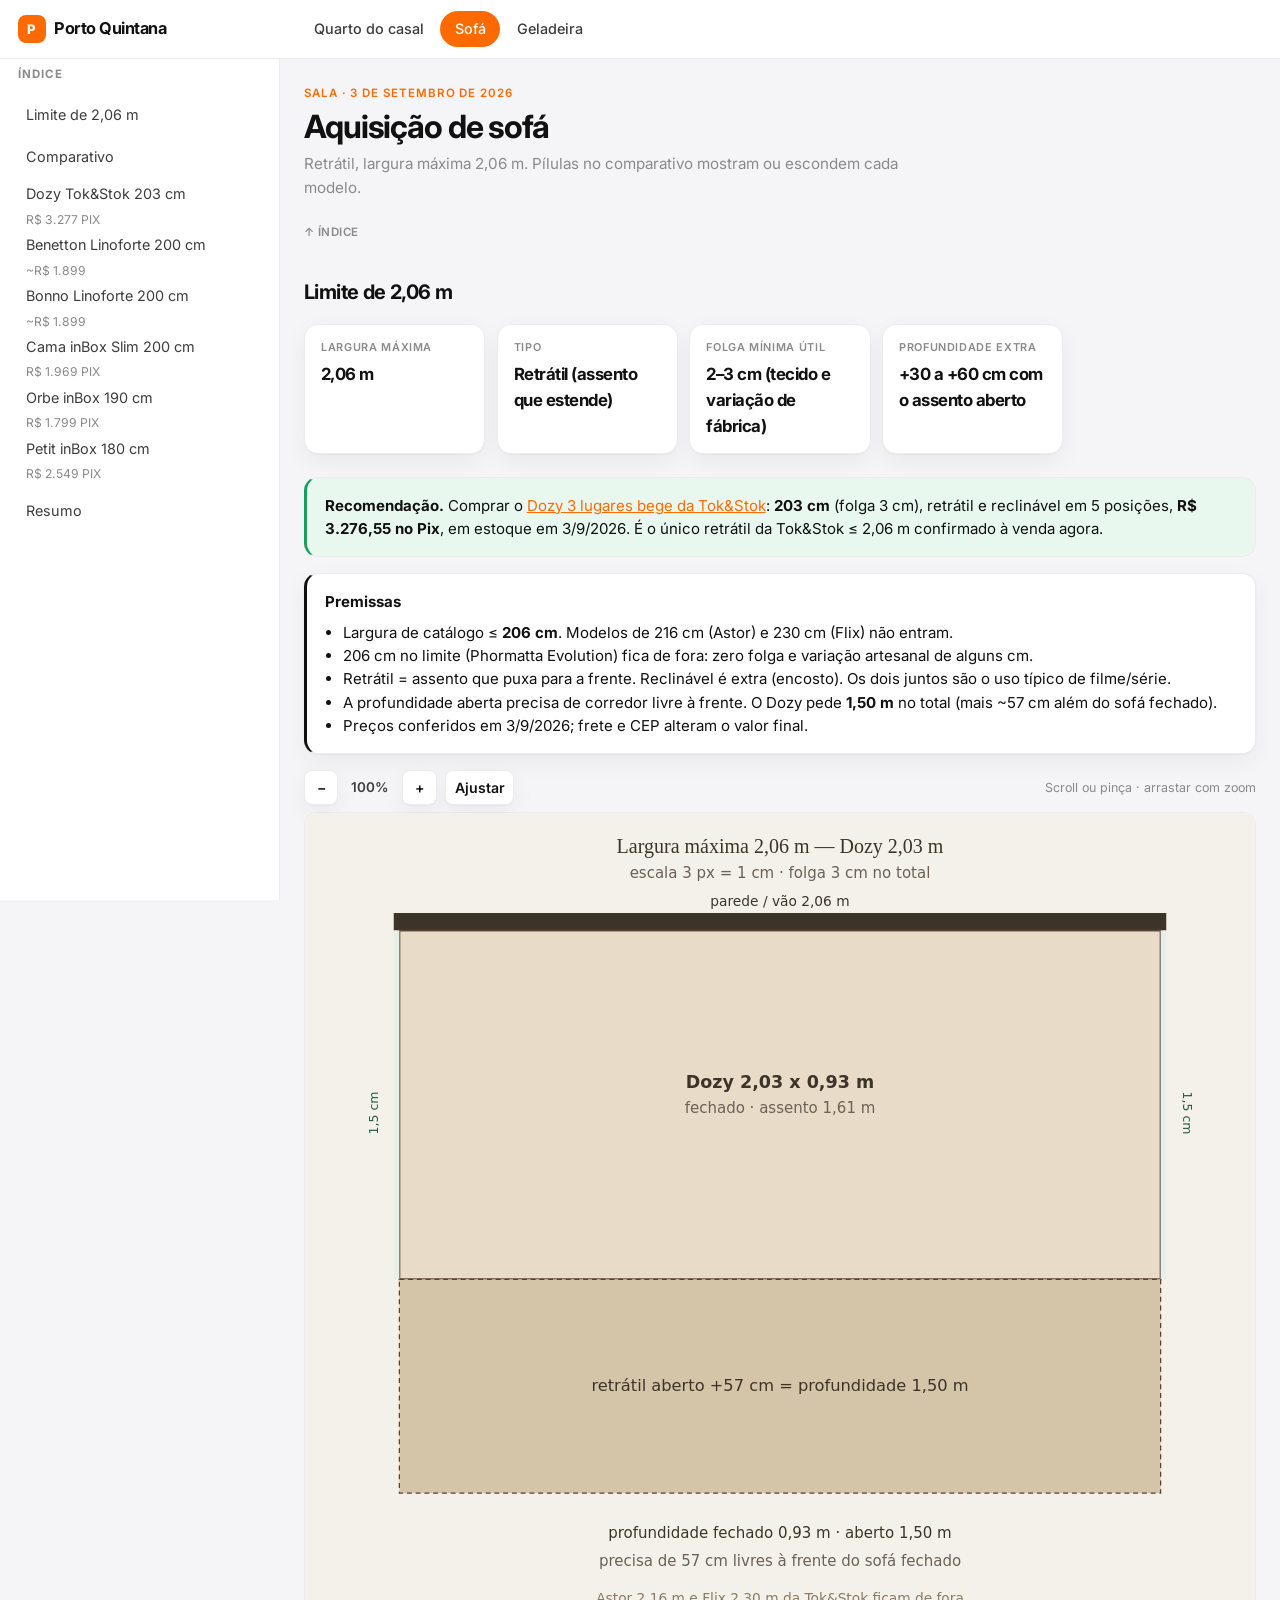
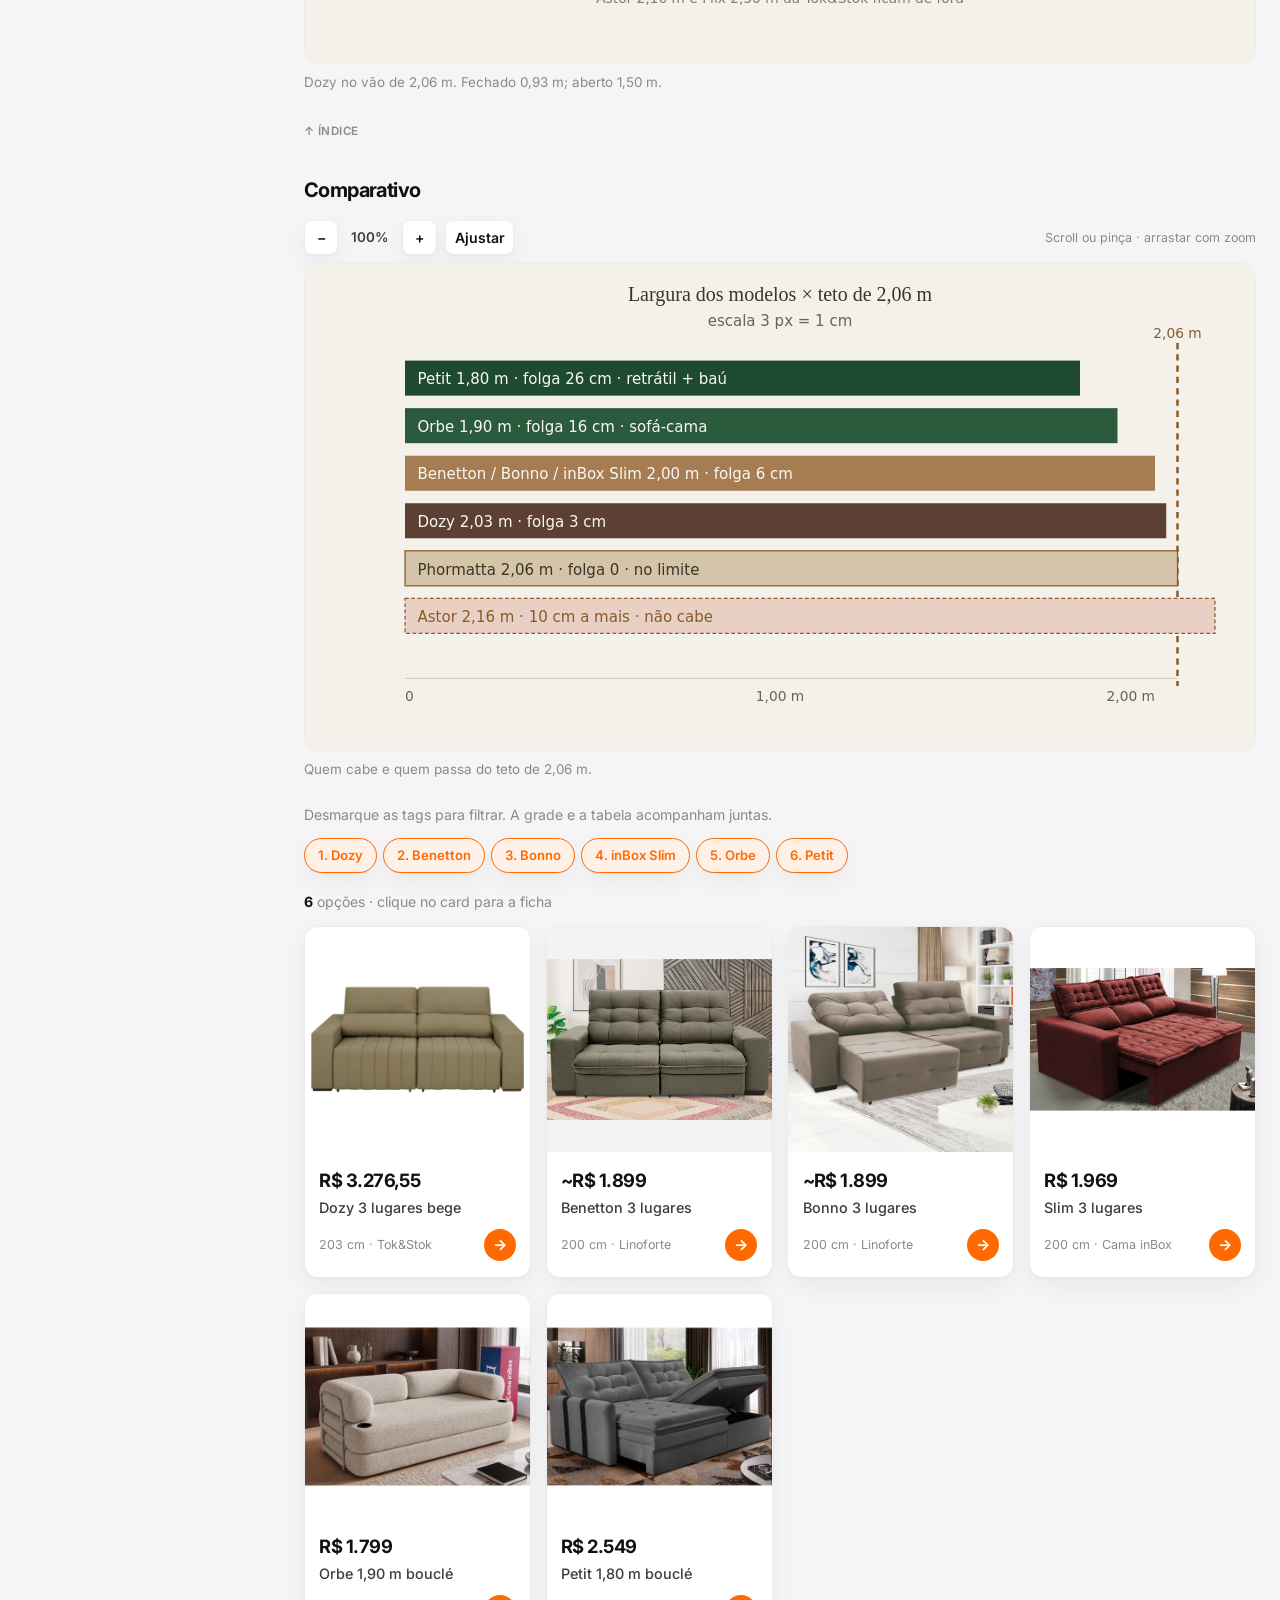
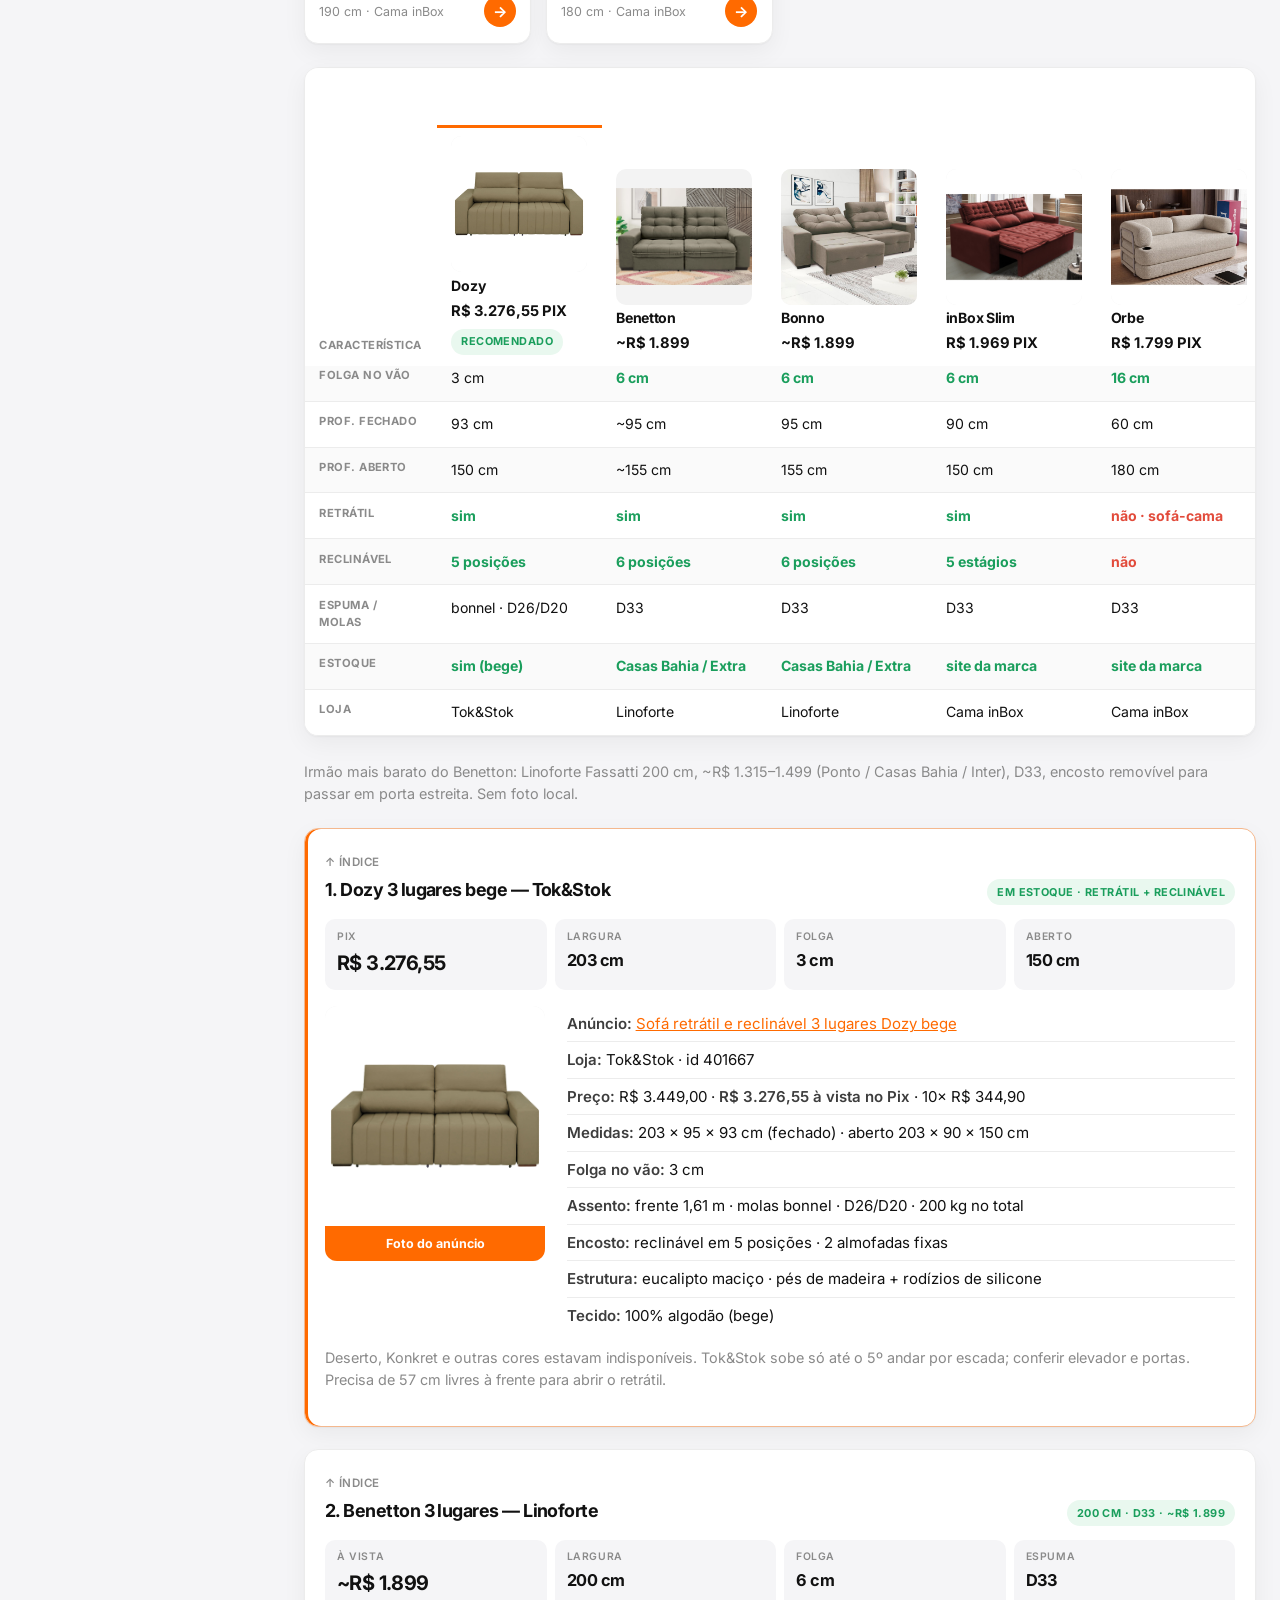
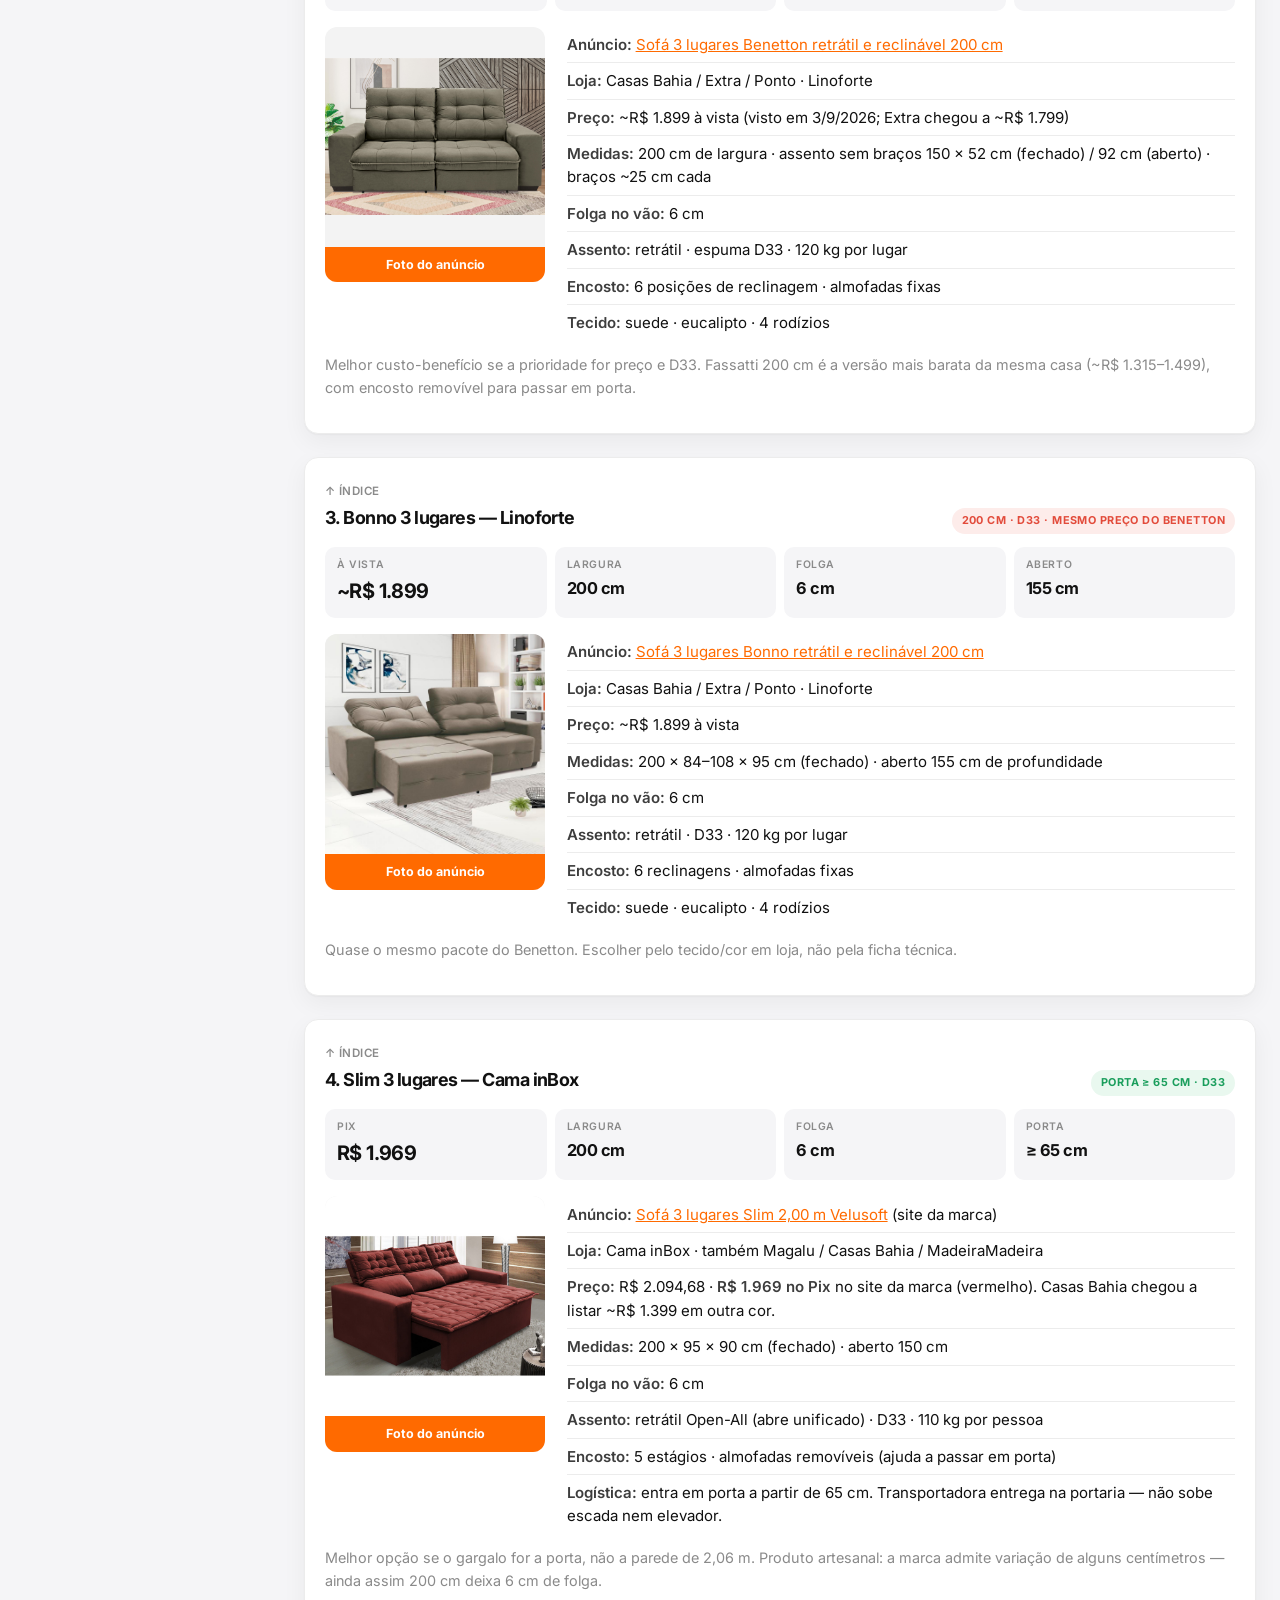
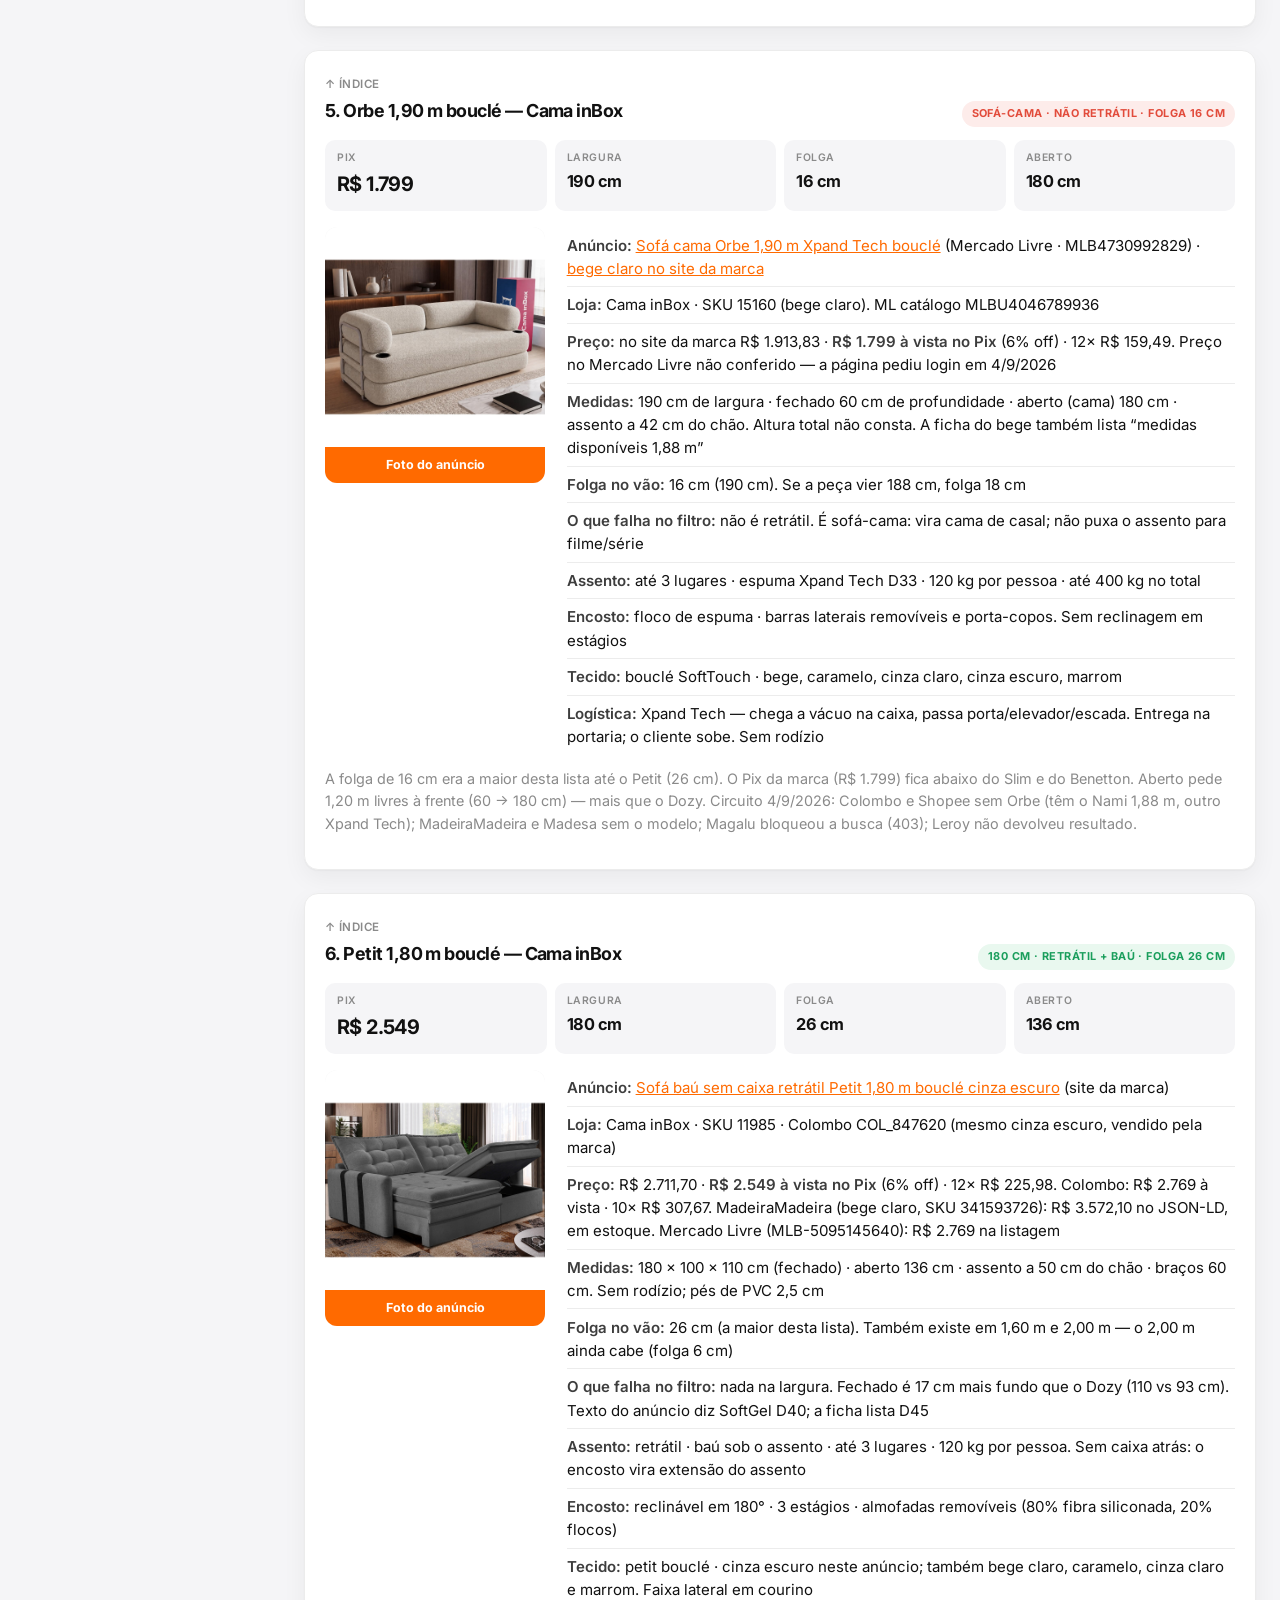
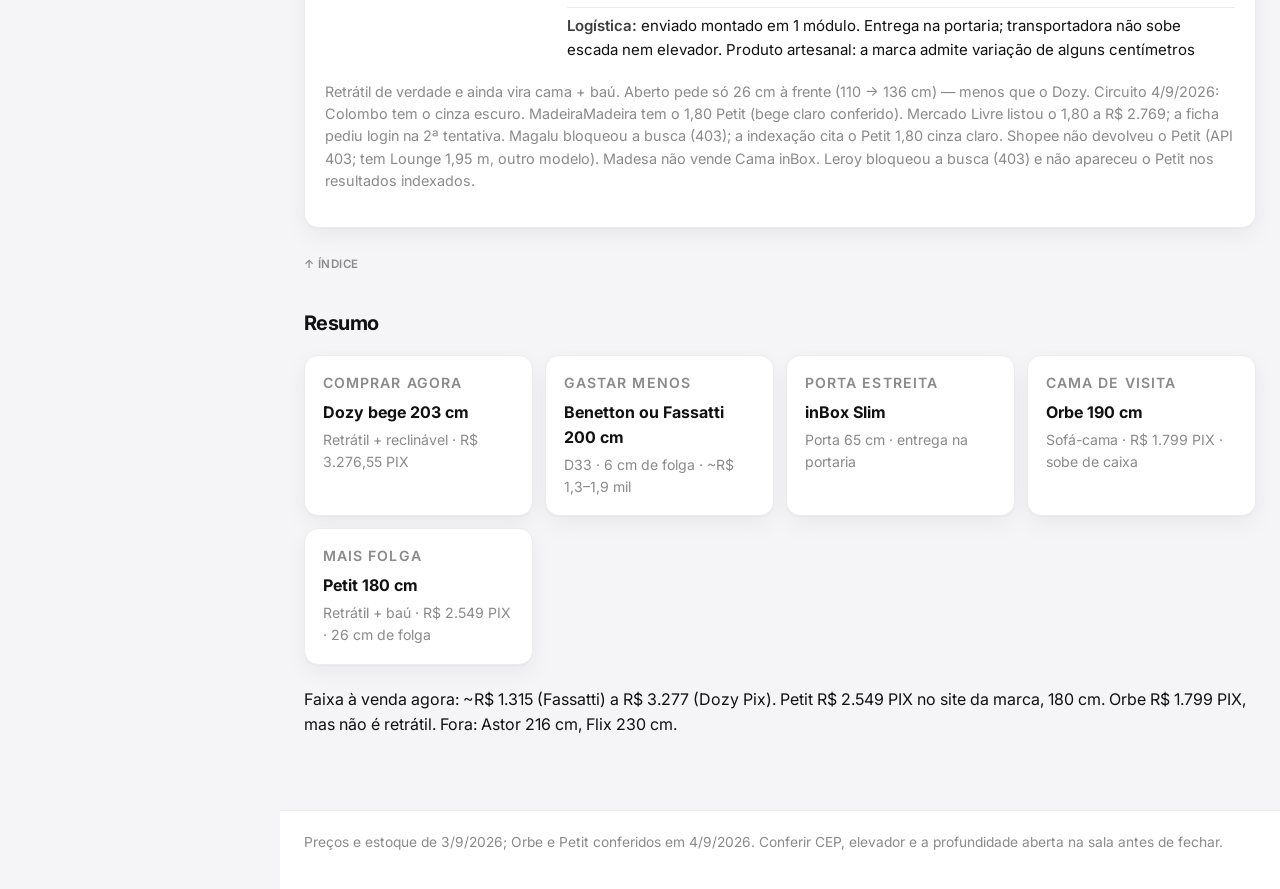
<file: sofa.html>
<!DOCTYPE html>
<html lang="pt-BR">
<head>
  <meta charset="utf-8">
  <meta name="viewport" content="width=device-width, initial-scale=1">
  <title>Sofá retrátil — Apartamento Porto Quintana</title>
  <link rel="preconnect" href="https://fonts.googleapis.com">
  <link rel="preconnect" href="https://fonts.gstatic.com" crossorigin>
  <link href="https://fonts.googleapis.com/css2?family=Inter:ital,wght@0,400;0,500;0,600;0,700;0,800;1,400&display=swap" rel="stylesheet">
  <link rel="stylesheet" href="estilo.css">
</head>
<body class="has-toc">
  <div class="chrome">
    <nav class="site-bar" aria-label="Páginas">
      <div class="wrap">
        <a class="brand" href="index.html"><span class="mark" aria-hidden="true"></span>Porto Quintana</a>
        <ul>
          <li><a href="quarto-casal.html">Quarto do casal</a></li>
          <li><a class="here" href="sofa.html" aria-current="page">Sofá</a></li>
          <li><a href="geladeira.html">Geladeira</a></li>
        </ul>
      </div>
    </nav>
    <nav class="nav-bar" aria-label="Índice compacto">
      <div class="wrap">
        <a href="#limite">Índice</a>
        <a href="#opcao-1">1. Dozy</a>
        <a href="#opcao-2">2. Benetton</a>
        <a href="#opcao-3">3. Bonno</a>
        <a href="#opcao-4">4. inBox Slim</a>
        <a href="#opcao-5">5. Orbe</a>
        <a href="#opcao-6">6. Petit</a>
        <a href="#resumo">Resumo</a>
      </div>
    </nav>
  </div>
  <header>
    <div class="wrap">
      <p class="kicker">Sala · 3 de setembro de 2026</p>
      <h1>Aquisição de sofá</h1>
      <p>Retrátil, largura máxima 2,06 m. Pílulas no comparativo mostram ou escondem cada modelo.</p>
    </div>
  </header>

  <nav class="toc" id="indice" aria-label="Índice">
    <h2>Índice</h2>
    <ol>
      <li><a href="#limite">Limite de 2,06 m</a></li>
      <li>
        <a href="#comparativo">Comparativo</a>
        <ol>
          <li><a href="#opcao-1">Dozy Tok&amp;Stok 203 cm</a> <span class="meta">R$ 3.277 PIX</span></li>
          <li><a href="#opcao-2">Benetton Linoforte 200 cm</a> <span class="meta">~R$ 1.899</span></li>
          <li><a href="#opcao-3">Bonno Linoforte 200 cm</a> <span class="meta">~R$ 1.899</span></li>
          <li><a href="#opcao-4">Cama inBox Slim 200 cm</a> <span class="meta">R$ 1.969 PIX</span></li>
          <li><a href="#opcao-5">Orbe inBox 190 cm</a> <span class="meta">R$ 1.799 PIX</span></li>
          <li><a href="#opcao-6">Petit inBox 180 cm</a> <span class="meta">R$ 2.549 PIX</span></li>
        </ol>
      </li>
      <li><a href="#resumo">Resumo</a></li>
    </ol>
  </nav>

  <main>
    <section id="limite">
      <a class="back" href="#indice">↑ Índice</a>
      <h2>Limite de 2,06 m</h2>
      <dl class="facts">
        <div><dt>Largura máxima</dt><dd>2,06 m</dd></div>
        <div><dt>Tipo</dt><dd>Retrátil (assento que estende)</dd></div>
        <div><dt>Folga mínima útil</dt><dd>2–3 cm (tecido e variação de fábrica)</dd></div>
        <div><dt>Profundidade extra</dt><dd>+30 a +60 cm com o assento aberto</dd></div>
      </dl>

      <div class="rec">
        <strong>Recomendação.</strong>
        Comprar o <a href="#opcao-1">Dozy 3 lugares bege da Tok&amp;Stok</a>:
        <strong>203 cm</strong> (folga 3 cm), retrátil e reclinável em 5 posições,
        <strong>R$ 3.276,55 no Pix</strong>, em estoque em 3/9/2026.
        É o único retrátil da Tok&amp;Stok ≤ 2,06 m confirmado à venda agora.
      </div>

      <div class="premissas">
        <strong>Premissas</strong>
        <ul>
          <li>Largura de catálogo ≤ <strong>206 cm</strong>. Modelos de 216 cm (Astor) e 230 cm (Flix) não entram.</li>
          <li>206 cm no limite (Phormatta Evolution) fica de fora: zero folga e variação artesanal de alguns cm.</li>
          <li>Retrátil = assento que puxa para a frente. Reclinável é extra (encosto). Os dois juntos são o uso típico de filme/série.</li>
          <li>A profundidade aberta precisa de corredor livre à frente. O Dozy pede <strong>1,50 m</strong> no total (mais ~57 cm além do sofá fechado).</li>
          <li>Preços conferidos em 3/9/2026; frete e CEP alteram o valor final.</li>
        </ul>
      </div>

      <figure>
        <img src="layouts/sofa-encaixe.svg" alt="Dozy de 2,03 m no vão de 2,06 m, fechado e aberto">
        <figcaption>Dozy no vão de 2,06 m. Fechado 0,93 m; aberto 1,50 m.</figcaption>
      </figure>
    </section>

    <section id="comparativo">
      <a class="back" href="#indice">↑ Índice</a>
      <h2>Comparativo</h2>
      <figure>
        <img src="layouts/sofa-comparativo.svg" alt="Barras de largura dos sofás até o limite de 2,06 m">
        <figcaption>Quem cabe e quem passa do teto de 2,06 m.</figcaption>
      </figure>
      <div class="compare">
        <p class="compare-hint">Desmarque as tags para filtrar. A grade e a tabela acompanham juntas.</p>
        <div class="compare-picks" role="group" aria-label="Opções visíveis no comparativo">
          <input type="checkbox" id="cmp-1" checked>
          <label for="cmp-1">1. Dozy</label>
          <input type="checkbox" id="cmp-2" checked>
          <label for="cmp-2">2. Benetton</label>
          <input type="checkbox" id="cmp-3" checked>
          <label for="cmp-3">3. Bonno</label>
          <input type="checkbox" id="cmp-4" checked>
          <label for="cmp-4">4. inBox Slim</label>
          <input type="checkbox" id="cmp-5" checked>
          <label for="cmp-5">5. Orbe</label>
          <input type="checkbox" id="cmp-6" checked>
          <label for="cmp-6">6. Petit</label>
        </div>
        <p class="toolbar"><strong>6</strong> opções · clique no card para a ficha</p>
        <ul class="catalog">
          <li class="c1">
            <a href="#opcao-1">
              <span class="catalog-photo"><img src="fotos/sofa/dozy.jpg" alt=""></span>
              <span class="catalog-body">
                <p class="catalog-price">R$ 3.276,55</p>
                <h3>Dozy 3 lugares bege</h3>
                <span class="catalog-foot">
                  <p class="catalog-meta">203 cm · Tok&amp;Stok</p>
                  <span class="catalog-cta">→</span>
                </span>
              </span>
            </a>
          </li>
          <li class="c2">
            <a href="#opcao-2">
              <span class="catalog-photo"><img src="fotos/sofa/benetton.jpg" alt=""></span>
              <span class="catalog-body">
                <p class="catalog-price">~R$ 1.899</p>
                <h3>Benetton 3 lugares</h3>
                <span class="catalog-foot">
                  <p class="catalog-meta">200 cm · Linoforte</p>
                  <span class="catalog-cta">→</span>
                </span>
              </span>
            </a>
          </li>
          <li class="c3">
            <a href="#opcao-3">
              <span class="catalog-photo"><img src="fotos/sofa/bonno.jpg" alt=""></span>
              <span class="catalog-body">
                <p class="catalog-price">~R$ 1.899</p>
                <h3>Bonno 3 lugares</h3>
                <span class="catalog-foot">
                  <p class="catalog-meta">200 cm · Linoforte</p>
                  <span class="catalog-cta">→</span>
                </span>
              </span>
            </a>
          </li>
          <li class="c4">
            <a href="#opcao-4">
              <span class="catalog-photo"><img src="fotos/sofa/inbox.jpg" alt=""></span>
              <span class="catalog-body">
                <p class="catalog-price">R$ 1.969</p>
                <h3>Slim 3 lugares</h3>
                <span class="catalog-foot">
                  <p class="catalog-meta">200 cm · Cama inBox</p>
                  <span class="catalog-cta">→</span>
                </span>
              </span>
            </a>
          </li>
          <li class="c5">
            <a href="#opcao-5">
              <span class="catalog-photo"><img src="fotos/sofa/orbe.jpg" alt=""></span>
              <span class="catalog-body">
                <p class="catalog-price">R$ 1.799</p>
                <h3>Orbe 1,90 m bouclé</h3>
                <span class="catalog-foot">
                  <p class="catalog-meta">190 cm · Cama inBox</p>
                  <span class="catalog-cta">→</span>
                </span>
              </span>
            </a>
          </li>
          <li class="c6">
            <a href="#opcao-6">
              <span class="catalog-photo"><img src="fotos/sofa/petit.jpg" alt=""></span>
              <span class="catalog-body">
                <p class="catalog-price">R$ 2.549</p>
                <h3>Petit 1,80 m bouclé</h3>
                <span class="catalog-foot">
                  <p class="catalog-meta">180 cm · Cama inBox</p>
                  <span class="catalog-cta">→</span>
                </span>
              </span>
            </a>
          </li>
        </ul>
        <p class="compare-empty">Marque pelo menos uma opção para ver a tabela.</p>
        <div class="compare-scroll">
          <table class="compare-table">
            <caption class="visually-hidden">Comparativo dos sofás. Desmarque pílulas para esconder colunas.</caption>
            <thead>
              <tr>
                <th scope="col">Característica</th>
                <th class="c1 best-col" scope="col">
                  <a class="compare-product" href="#opcao-1">
                    <img src="fotos/sofa/dozy.jpg" alt="">
                    <span class="compare-name">Dozy</span>
                    <span class="compare-price">R$ 3.276,55 PIX</span>
                    <span class="badge ok">recomendado</span>
                  </a>
                </th>
                <th class="c2" scope="col">
                  <a class="compare-product" href="#opcao-2">
                    <img src="fotos/sofa/benetton.jpg" alt="">
                    <span class="compare-name">Benetton</span>
                    <span class="compare-price">~R$ 1.899</span>
                  </a>
                </th>
                <th class="c3" scope="col">
                  <a class="compare-product" href="#opcao-3">
                    <img src="fotos/sofa/bonno.jpg" alt="">
                    <span class="compare-name">Bonno</span>
                    <span class="compare-price">~R$ 1.899</span>
                  </a>
                </th>
                <th class="c4" scope="col">
                  <a class="compare-product" href="#opcao-4">
                    <img src="fotos/sofa/inbox.jpg" alt="">
                    <span class="compare-name">inBox Slim</span>
                    <span class="compare-price">R$ 1.969 PIX</span>
                  </a>
                </th>
                <th class="c5" scope="col">
                  <a class="compare-product" href="#opcao-5">
                    <img src="fotos/sofa/orbe.jpg" alt="">
                    <span class="compare-name">Orbe</span>
                    <span class="compare-price">R$ 1.799 PIX</span>
                  </a>
                </th>
                <th class="c6" scope="col">
                  <a class="compare-product" href="#opcao-6">
                    <img src="fotos/sofa/petit.jpg" alt="">
                    <span class="compare-name">Petit</span>
                    <span class="compare-price">R$ 2.549 PIX</span>
                  </a>
                </th>
              </tr>
            </thead>
            <tbody>
              <tr>
                <th scope="row">Largura</th>
                <td class="c1">203 cm</td>
                <td class="c2">200 cm</td>
                <td class="c3">200 cm</td>
                <td class="c4">200 cm</td>
                <td class="c5 yes">190 cm</td>
                <td class="c6 yes">180 cm</td>
              </tr>
              <tr>
                <th scope="row">Folga no vão</th>
                <td class="c1">3 cm</td>
                <td class="c2 yes">6 cm</td>
                <td class="c3 yes">6 cm</td>
                <td class="c4 yes">6 cm</td>
                <td class="c5 yes">16 cm</td>
                <td class="c6 yes">26 cm</td>
              </tr>
              <tr>
                <th scope="row">Prof. fechado</th>
                <td class="c1">93 cm</td>
                <td class="c2">~95 cm</td>
                <td class="c3">95 cm</td>
                <td class="c4">90 cm</td>
                <td class="c5">60 cm</td>
                <td class="c6">110 cm</td>
              </tr>
              <tr>
                <th scope="row">Prof. aberto</th>
                <td class="c1">150 cm</td>
                <td class="c2">~155 cm</td>
                <td class="c3">155 cm</td>
                <td class="c4">150 cm</td>
                <td class="c5">180 cm</td>
                <td class="c6">136 cm</td>
              </tr>
              <tr>
                <th scope="row">Retrátil</th>
                <td class="c1 yes">sim</td>
                <td class="c2 yes">sim</td>
                <td class="c3 yes">sim</td>
                <td class="c4 yes">sim</td>
                <td class="c5 no">não · sofá-cama</td>
                <td class="c6 yes">sim · + baú</td>
              </tr>
              <tr>
                <th scope="row">Reclinável</th>
                <td class="c1 yes">5 posições</td>
                <td class="c2 yes">6 posições</td>
                <td class="c3 yes">6 posições</td>
                <td class="c4 yes">5 estágios</td>
                <td class="c5 no">não</td>
                <td class="c6 yes">180° · 3 estágios</td>
              </tr>
              <tr>
                <th scope="row">Espuma / molas</th>
                <td class="c1">bonnel · D26/D20</td>
                <td class="c2">D33</td>
                <td class="c3">D33</td>
                <td class="c4">D33</td>
                <td class="c5">D33</td>
                <td class="c6">SoftGel D40</td>
              </tr>
              <tr>
                <th scope="row">Estoque</th>
                <td class="c1 yes">sim (bege)</td>
                <td class="c2 yes">Casas Bahia / Extra</td>
                <td class="c3 yes">Casas Bahia / Extra</td>
                <td class="c4 yes">site da marca</td>
                <td class="c5 yes">site da marca</td>
                <td class="c6 yes">site da marca</td>
              </tr>
              <tr>
                <th scope="row">Loja</th>
                <td class="c1">Tok&amp;Stok</td>
                <td class="c2">Linoforte</td>
                <td class="c3">Linoforte</td>
                <td class="c4">Cama inBox</td>
                <td class="c5">Cama inBox</td>
                <td class="c6">Cama inBox</td>
              </tr>
            </tbody>
          </table>
        </div>
      </div>
      <p class="layout-note">Irmão mais barato do Benetton: Linoforte Fassatti 200 cm, ~R$ 1.315–1.499 (Ponto / Casas Bahia / Inter), D33, encosto removível para passar em porta estreita. Sem foto local.</p>
    </section>

    <article class="option best" id="opcao-1">
      <a class="back" href="#indice">↑ Índice</a>
      <div class="option-head">
        <h3>1. Dozy 3 lugares bege — Tok&amp;Stok</h3>
        <span class="badge ok">em estoque · retrátil + reclinável</span>
      </div>
      <ul class="option-stats">
        <li><span>PIX</span><strong>R$ 3.276,55</strong></li>
        <li><span>Largura</span><strong>203 cm</strong></li>
        <li><span>Folga</span><strong>3 cm</strong></li>
        <li><span>Aberto</span><strong>150 cm</strong></li>
      </ul>
      <div class="option-body">
        <a class="thumb" href="https://www.tokstok.com.br/sofa-retratil-3-lugares-bege-dozy/p">
          <img src="fotos/sofa/dozy.jpg" alt="Sofá Dozy bege, foto do anúncio Tok&amp;Stok">
          <span>Foto do anúncio</span>
        </a>
        <ul class="specs">
          <li><strong>Anúncio:</strong> <a href="https://www.tokstok.com.br/sofa-retratil-3-lugares-bege-dozy/p">Sofá retrátil e reclinável 3 lugares Dozy bege</a></li>
          <li><strong>Loja:</strong> Tok&amp;Stok · id 401667</li>
          <li><strong>Preço:</strong> R$ 3.449,00 · <strong>R$ 3.276,55 à vista no Pix</strong> · 10× R$ 344,90</li>
          <li><strong>Medidas:</strong> 203 × 95 × 93 cm (fechado) · aberto 203 × 90 × 150 cm</li>
          <li><strong>Folga no vão:</strong> 3 cm</li>
          <li><strong>Assento:</strong> frente 1,61 m · molas bonnel · D26/D20 · 200 kg no total</li>
          <li><strong>Encosto:</strong> reclinável em 5 posições · 2 almofadas fixas</li>
          <li><strong>Estrutura:</strong> eucalipto maciço · pés de madeira + rodízios de silicone</li>
          <li><strong>Tecido:</strong> 100% algodão (bege)</li>
        </ul>
      </div>
      <p class="layout-note">Deserto, Konkret e outras cores estavam indisponíveis. Tok&amp;Stok sobe só até o 5º andar por escada; conferir elevador e portas. Precisa de 57 cm livres à frente para abrir o retrátil.</p>
    </article>

    <article class="option" id="opcao-2">
      <a class="back" href="#indice">↑ Índice</a>
      <div class="option-head">
        <h3>2. Benetton 3 lugares — Linoforte</h3>
        <span class="badge ok">200 cm · D33 · ~R$ 1.899</span>
      </div>
      <ul class="option-stats">
        <li><span>À vista</span><strong>~R$ 1.899</strong></li>
        <li><span>Largura</span><strong>200 cm</strong></li>
        <li><span>Folga</span><strong>6 cm</strong></li>
        <li><span>Espuma</span><strong>D33</strong></li>
      </ul>
      <div class="option-body">
        <a class="thumb" href="https://www.casasbahia.com.br/sofa-3-lugares-linoforte-benetton-retratil-e-reclinavel-revestido-em-tecido-suede-200cm-de-largura/p/55048314">
          <img src="fotos/sofa/benetton.jpg" alt="Sofá Linoforte Benetton, foto do anúncio Casas Bahia">
          <span>Foto do anúncio</span>
        </a>
        <ul class="specs">
          <li><strong>Anúncio:</strong> <a href="https://www.casasbahia.com.br/sofa-3-lugares-linoforte-benetton-retratil-e-reclinavel-revestido-em-tecido-suede-200cm-de-largura/p/55048314">Sofá 3 lugares Benetton retrátil e reclinável 200 cm</a></li>
          <li><strong>Loja:</strong> Casas Bahia / Extra / Ponto · Linoforte</li>
          <li><strong>Preço:</strong> ~R$ 1.899 à vista (visto em 3/9/2026; Extra chegou a ~R$ 1.799)</li>
          <li><strong>Medidas:</strong> 200 cm de largura · assento sem braços 150 × 52 cm (fechado) / 92 cm (aberto) · braços ~25 cm cada</li>
          <li><strong>Folga no vão:</strong> 6 cm</li>
          <li><strong>Assento:</strong> retrátil · espuma D33 · 120 kg por lugar</li>
          <li><strong>Encosto:</strong> 6 posições de reclinagem · almofadas fixas</li>
          <li><strong>Tecido:</strong> suede · eucalipto · 4 rodízios</li>
        </ul>
      </div>
      <p class="layout-note">Melhor custo-benefício se a prioridade for preço e D33. Fassatti 200 cm é a versão mais barata da mesma casa (~R$ 1.315–1.499), com encosto removível para passar em porta.</p>
    </article>

    <article class="option" id="opcao-3">
      <a class="back" href="#indice">↑ Índice</a>
      <div class="option-head">
        <h3>3. Bonno 3 lugares — Linoforte</h3>
        <span class="badge">200 cm · D33 · mesmo preço do Benetton</span>
      </div>
      <ul class="option-stats">
        <li><span>À vista</span><strong>~R$ 1.899</strong></li>
        <li><span>Largura</span><strong>200 cm</strong></li>
        <li><span>Folga</span><strong>6 cm</strong></li>
        <li><span>Aberto</span><strong>155 cm</strong></li>
      </ul>
      <div class="option-body">
        <a class="thumb" href="https://www.casasbahia.com.br/sofa-3-lugares-linoforte-bonno-com-200-cm-de-largura-retratil-e-reclinavel-revestido-em-tecido-suede/p/55048323">
          <img src="fotos/sofa/bonno.jpg" alt="Sofá Linoforte Bonno, foto do anúncio Casas Bahia">
          <span>Foto do anúncio</span>
        </a>
        <ul class="specs">
          <li><strong>Anúncio:</strong> <a href="https://www.casasbahia.com.br/sofa-3-lugares-linoforte-bonno-com-200-cm-de-largura-retratil-e-reclinavel-revestido-em-tecido-suede/p/55048323">Sofá 3 lugares Bonno retrátil e reclinável 200 cm</a></li>
          <li><strong>Loja:</strong> Casas Bahia / Extra / Ponto · Linoforte</li>
          <li><strong>Preço:</strong> ~R$ 1.899 à vista</li>
          <li><strong>Medidas:</strong> 200 × 84–108 × 95 cm (fechado) · aberto 155 cm de profundidade</li>
          <li><strong>Folga no vão:</strong> 6 cm</li>
          <li><strong>Assento:</strong> retrátil · D33 · 120 kg por lugar</li>
          <li><strong>Encosto:</strong> 6 reclinagens · almofadas fixas</li>
          <li><strong>Tecido:</strong> suede · eucalipto · 4 rodízios</li>
        </ul>
      </div>
      <p class="layout-note">Quase o mesmo pacote do Benetton. Escolher pelo tecido/cor em loja, não pela ficha técnica.</p>
    </article>

    <article class="option" id="opcao-4">
      <a class="back" href="#indice">↑ Índice</a>
      <div class="option-head">
        <h3>4. Slim 3 lugares — Cama inBox</h3>
        <span class="badge ok">porta ≥ 65 cm · D33</span>
      </div>
      <ul class="option-stats">
        <li><span>PIX</span><strong>R$ 1.969</strong></li>
        <li><span>Largura</span><strong>200 cm</strong></li>
        <li><span>Folga</span><strong>6 cm</strong></li>
        <li><span>Porta</span><strong>≥ 65 cm</strong></li>
      </ul>
      <div class="option-body">
        <a class="thumb" href="https://www.camainbox.com.br/sofa-3-lugares-retratil-e-reclinavel-cama-inbox-slim-2-00m-velusoft-vermelho.html">
          <img src="fotos/sofa/inbox.jpg" alt="Sofá Cama inBox Slim, foto do anúncio da marca">
          <span>Foto do anúncio</span>
        </a>
        <ul class="specs">
          <li><strong>Anúncio:</strong> <a href="https://www.camainbox.com.br/sofa-3-lugares-retratil-e-reclinavel-cama-inbox-slim-2-00m-velusoft-vermelho.html">Sofá 3 lugares Slim 2,00 m Velusoft</a> (site da marca)</li>
          <li><strong>Loja:</strong> Cama inBox · também Magalu / Casas Bahia / MadeiraMadeira</li>
          <li><strong>Preço:</strong> R$ 2.094,68 · <strong>R$ 1.969 no Pix</strong> no site da marca (vermelho). Casas Bahia chegou a listar ~R$ 1.399 em outra cor.</li>
          <li><strong>Medidas:</strong> 200 × 95 × 90 cm (fechado) · aberto 150 cm</li>
          <li><strong>Folga no vão:</strong> 6 cm</li>
          <li><strong>Assento:</strong> retrátil Open-All (abre unificado) · D33 · 110 kg por pessoa</li>
          <li><strong>Encosto:</strong> 5 estágios · almofadas removíveis (ajuda a passar em porta)</li>
          <li><strong>Logística:</strong> entra em porta a partir de 65 cm. Transportadora entrega na portaria — não sobe escada nem elevador.</li>
        </ul>
      </div>
      <p class="layout-note">Melhor opção se o gargalo for a porta, não a parede de 2,06 m. Produto artesanal: a marca admite variação de alguns centímetros — ainda assim 200 cm deixa 6 cm de folga.</p>
    </article>

    <article class="option" id="opcao-5">
      <a class="back" href="#indice">↑ Índice</a>
      <div class="option-head">
        <h3>5. Orbe 1,90 m bouclé — Cama inBox</h3>
        <span class="badge">sofá-cama · não retrátil · folga 16 cm</span>
      </div>
      <ul class="option-stats">
        <li><span>PIX</span><strong>R$ 1.799</strong></li>
        <li><span>Largura</span><strong>190 cm</strong></li>
        <li><span>Folga</span><strong>16 cm</strong></li>
        <li><span>Aberto</span><strong>180 cm</strong></li>
      </ul>
      <div class="option-body">
        <a class="thumb" href="https://www.mercadolivre.com.br/sofa-cama-orbe-190m-xpand-tech-tecido-boucle-cama-inbox/up/MLBU4046789936?pdp_filters=item_id%3AMLB4730992829">
          <img src="fotos/sofa/orbe.jpg" alt="Sofá-cama Orbe bege, foto do anúncio Cama inBox">
          <span>Foto do anúncio</span>
        </a>
        <ul class="specs">
          <li><strong>Anúncio:</strong> <a href="https://www.mercadolivre.com.br/sofa-cama-orbe-190m-xpand-tech-tecido-boucle-cama-inbox/up/MLBU4046789936?pdp_filters=item_id%3AMLB4730992829">Sofá cama Orbe 1,90 m Xpand Tech bouclé</a> (Mercado Livre · MLB4730992829) · <a href="https://www.camainbox.com.br/sofa-cama-orbe-190m-xpand-tech-tecido-boucle-bege-claro-cama-inbox.html">bege claro no site da marca</a></li>
          <li><strong>Loja:</strong> Cama inBox · SKU 15160 (bege claro). ML catálogo MLBU4046789936</li>
          <li><strong>Preço:</strong> no site da marca R$ 1.913,83 · <strong>R$ 1.799 à vista no Pix</strong> (6% off) · 12× R$ 159,49. Preço no Mercado Livre não conferido — a página pediu login em 4/9/2026</li>
          <li><strong>Medidas:</strong> 190 cm de largura · fechado 60 cm de profundidade · aberto (cama) 180 cm · assento a 42 cm do chão. Altura total não consta. A ficha do bege também lista “medidas disponíveis 1,88 m”</li>
          <li><strong>Folga no vão:</strong> 16 cm (190 cm). Se a peça vier 188 cm, folga 18 cm</li>
          <li><strong>O que falha no filtro:</strong> não é retrátil. É sofá-cama: vira cama de casal; não puxa o assento para filme/série</li>
          <li><strong>Assento:</strong> até 3 lugares · espuma Xpand Tech D33 · 120 kg por pessoa · até 400 kg no total</li>
          <li><strong>Encosto:</strong> floco de espuma · barras laterais removíveis e porta-copos. Sem reclinagem em estágios</li>
          <li><strong>Tecido:</strong> bouclé SoftTouch · bege, caramelo, cinza claro, cinza escuro, marrom</li>
          <li><strong>Logística:</strong> Xpand Tech — chega a vácuo na caixa, passa porta/elevador/escada. Entrega na portaria; o cliente sobe. Sem rodízio</li>
        </ul>
      </div>
      <p class="layout-note">A folga de 16 cm era a maior desta lista até o Petit (26 cm). O Pix da marca (R$ 1.799) fica abaixo do Slim e do Benetton. Aberto pede 1,20 m livres à frente (60 → 180 cm) — mais que o Dozy. Circuito 4/9/2026: Colombo e Shopee sem Orbe (têm o Nami 1,88 m, outro Xpand Tech); MadeiraMadeira e Madesa sem o modelo; Magalu bloqueou a busca (403); Leroy não devolveu resultado.</p>
    </article>

    <article class="option" id="opcao-6">
      <a class="back" href="#indice">↑ Índice</a>
      <div class="option-head">
        <h3>6. Petit 1,80 m bouclé — Cama inBox</h3>
        <span class="badge ok">180 cm · retrátil + baú · folga 26 cm</span>
      </div>
      <ul class="option-stats">
        <li><span>PIX</span><strong>R$ 2.549</strong></li>
        <li><span>Largura</span><strong>180 cm</strong></li>
        <li><span>Folga</span><strong>26 cm</strong></li>
        <li><span>Aberto</span><strong>136 cm</strong></li>
      </ul>
      <div class="option-body">
        <a class="thumb" href="https://www.camainbox.com.br/sofa-bau-sem-caixa-retratil-180m-softgel-petit-boucle-cinza-escuro-cama-inbox.html">
          <img src="fotos/sofa/petit.jpg" alt="Sofá Petit bouclé cinza escuro com assento aberto e baú, foto do anúncio Cama inBox">
          <span>Foto do anúncio</span>
        </a>
        <ul class="specs">
          <li><strong>Anúncio:</strong> <a href="https://www.camainbox.com.br/sofa-bau-sem-caixa-retratil-180m-softgel-petit-boucle-cinza-escuro-cama-inbox.html">Sofá baú sem caixa retrátil Petit 1,80 m bouclé cinza escuro</a> (site da marca)</li>
          <li><strong>Loja:</strong> Cama inBox · SKU 11985 · Colombo COL_847620 (mesmo cinza escuro, vendido pela marca)</li>
          <li><strong>Preço:</strong> R$ 2.711,70 · <strong>R$ 2.549 à vista no Pix</strong> (6% off) · 12× R$ 225,98. Colombo: R$ 2.769 à vista · 10× R$ 307,67. MadeiraMadeira (bege claro, SKU 341593726): R$ 3.572,10 no JSON-LD, em estoque. Mercado Livre (MLB-5095145640): R$ 2.769 na listagem</li>
          <li><strong>Medidas:</strong> 180 × 100 × 110 cm (fechado) · aberto 136 cm · assento a 50 cm do chão · braços 60 cm. Sem rodízio; pés de PVC 2,5 cm</li>
          <li><strong>Folga no vão:</strong> 26 cm (a maior desta lista). Também existe em 1,60 m e 2,00 m — o 2,00 m ainda cabe (folga 6 cm)</li>
          <li><strong>O que falha no filtro:</strong> nada na largura. Fechado é 17 cm mais fundo que o Dozy (110 vs 93 cm). Texto do anúncio diz SoftGel D40; a ficha lista D45</li>
          <li><strong>Assento:</strong> retrátil · baú sob o assento · até 3 lugares · 120 kg por pessoa. Sem caixa atrás: o encosto vira extensão do assento</li>
          <li><strong>Encosto:</strong> reclinável em 180° · 3 estágios · almofadas removíveis (80% fibra siliconada, 20% flocos)</li>
          <li><strong>Tecido:</strong> petit bouclé · cinza escuro neste anúncio; também bege claro, caramelo, cinza claro e marrom. Faixa lateral em courino</li>
          <li><strong>Logística:</strong> enviado montado em 1 módulo. Entrega na portaria; transportadora não sobe escada nem elevador. Produto artesanal: a marca admite variação de alguns centímetros</li>
        </ul>
      </div>
      <p class="layout-note">Retrátil de verdade e ainda vira cama + baú. Aberto pede só 26 cm à frente (110 → 136 cm) — menos que o Dozy. Circuito 4/9/2026: Colombo tem o cinza escuro. MadeiraMadeira tem o 1,80 Petit (bege claro conferido). Mercado Livre listou o 1,80 a R$ 2.769; a ficha pediu login na 2ª tentativa. Magalu bloqueou a busca (403); a indexação cita o Petit 1,80 cinza claro. Shopee não devolveu o Petit (API 403; tem Lounge 1,95 m, outro modelo). Madesa não vende Cama inBox. Leroy bloqueou a busca (403) e não apareceu o Petit nos resultados indexados.</p>
    </article>

    <section id="resumo">
      <a class="back" href="#indice">↑ Índice</a>
      <h2>Resumo</h2>
      <ul class="decisions">
        <li>
          <p class="kicker">Comprar agora</p>
          <a href="#opcao-1">Dozy bege 203 cm</a>
          <p>Retrátil + reclinável · R$ 3.276,55 PIX</p>
        </li>
        <li>
          <p class="kicker">Gastar menos</p>
          <a href="#opcao-2">Benetton ou Fassatti 200 cm</a>
          <p>D33 · 6 cm de folga · ~R$ 1,3–1,9 mil</p>
        </li>
        <li>
          <p class="kicker">Porta estreita</p>
          <a href="#opcao-4">inBox Slim</a>
          <p>Porta 65 cm · entrega na portaria</p>
        </li>
        <li>
          <p class="kicker">Cama de visita</p>
          <a href="#opcao-5">Orbe 190 cm</a>
          <p>Sofá-cama · R$ 1.799 PIX · sobe de caixa</p>
        </li>
        <li>
          <p class="kicker">Mais folga</p>
          <a href="#opcao-6">Petit 180 cm</a>
          <p>Retrátil + baú · R$ 2.549 PIX · 26 cm de folga</p>
        </li>
      </ul>
      <p>Faixa à venda agora: ~R$ 1.315 (Fassatti) a R$ 3.277 (Dozy Pix). Petit R$ 2.549 PIX no site da marca, 180 cm. Orbe R$ 1.799 PIX, mas não é retrátil. Fora: Astor 216 cm, Flix 230 cm.</p>
    </section>
  </main>

  <footer>
    <div class="wrap">
      Preços e estoque de 3/9/2026; Orbe e Petit conferidos em 4/9/2026. Conferir CEP, elevador e a profundidade aberta na sala antes de fechar.
    </div>
  </footer>
  <script src="planta-zoom.js"></script>
</body>
</html>
</file>
<file: estilo.css>
:root {
  --ink: #111111;
  --ink-soft: #3d3d3d;
  --muted: #8a8a8a;
  --line: #ececec;
  --line-strong: #e0e0e0;
  --paper: #f5f5f7;
  --card: #ffffff;
  --bar: #ffffff;
  --accent: #ff6a00;
  --accent-hover: #e55e00;
  --accent-soft: #fff1e8;
  --cedar: #ff6a00;
  --ok: #1a9e5c;
  --ok-bg: #e9f8ef;
  --ok-line: #8fd4ae;
  --warn: #e24b3b;
  --warn-bg: #fdecea;
  --zebra: #fafafa;
  --row-hover: #fff7f1;
  --toc-bg: #ffffff;
  --photo: #f3f3f3;
  --toc-w: 17.5rem;
  --chrome-h: 3.55rem;
  --radius: 14px;
  --radius-sm: 10px;
  --shadow: 0 1px 2px rgba(17, 17, 17, 0.04), 0 8px 24px rgba(17, 17, 17, 0.05);
  --font-sans: Inter, "Segoe UI", system-ui, sans-serif;
  --font-serif: Inter, "Segoe UI", system-ui, sans-serif;
  --content: 72rem;
}

* { box-sizing: border-box; }

html {
  scroll-behavior: smooth;
  scroll-padding-top: calc(var(--chrome-h) + 0.6rem);
}

body {
  margin: 0;
  font-family: var(--font-sans);
  color: var(--ink);
  background: var(--paper);
  line-height: 1.55;
  min-height: 100vh;
  -webkit-font-smoothing: antialiased;
}

a { color: var(--accent); }
a:hover { color: var(--accent-hover); }
a:focus-visible {
  outline: 2px solid var(--accent);
  outline-offset: 2px;
}

.has-toc { --chrome-h: 6.15rem; }

/* —— chrome —— */
.chrome {
  position: sticky;
  top: 0;
  z-index: 40;
}

.site-bar {
  background: var(--bar);
  border-bottom: 1px solid var(--line);
}

.site-bar .wrap {
  max-width: none;
  margin: 0;
  display: flex;
  align-items: center;
  justify-content: space-between;
  gap: 0.8rem 1.2rem;
  padding: 0.7rem 1.5rem;
  flex-wrap: wrap;
}

.brand {
  display: inline-flex;
  align-items: center;
  gap: 0.55rem;
  font-size: 1.02rem;
  font-weight: 700;
  color: var(--ink);
  text-decoration: none;
  letter-spacing: -0.03em;
}

.brand:hover { color: var(--ink); }

.brand .mark {
  width: 1.7rem;
  height: 1.7rem;
  border-radius: 8px;
  background: var(--accent);
  color: #fff;
  display: grid;
  place-items: center;
  font-size: 0.82rem;
  font-weight: 800;
  letter-spacing: 0;
}

.brand .mark::before { content: "P"; }

.site-bar ul {
  display: flex;
  flex-wrap: wrap;
  gap: 0.15rem;
  list-style: none;
  margin: 0;
  padding: 0;
  justify-content: flex-end;
}

.site-bar li a {
  display: inline-block;
  color: var(--ink-soft);
  text-decoration: none;
  font-size: 0.9rem;
  font-weight: 500;
  padding: 0.42rem 0.9rem;
  border-radius: 999px;
}

.site-bar li a:hover {
  color: var(--accent);
  background: var(--accent-soft);
}

.site-bar li a.here {
  color: #fff;
  background: var(--accent);
}

.nav-bar {
  background: var(--card);
  border-bottom: 1px solid var(--line);
  font-size: 0.84rem;
}

.nav-bar .wrap {
  max-width: none;
  margin: 0;
  display: flex;
  gap: 0.1rem;
  padding: 0.35rem 1rem 0.4rem;
  overflow-x: auto;
  -webkit-overflow-scrolling: touch;
}

.nav-bar a {
  color: var(--ink-soft);
  text-decoration: none;
  white-space: nowrap;
  padding: 0.38rem 0.75rem;
  border-radius: 8px;
}

.nav-bar a:hover {
  color: var(--accent);
  background: var(--accent-soft);
}

/* —— page header —— */
header {
  padding: 1.6rem 1.5rem 0.2rem;
}

header .wrap,
main,
footer .wrap {
  max-width: var(--content);
  margin: 0 auto;
}

.kicker {
  font-size: 0.72rem;
  font-weight: 600;
  text-transform: uppercase;
  letter-spacing: 0.08em;
  color: var(--accent);
  margin: 0 0 0.4rem;
}

header h1 {
  margin: 0 0 0.4rem;
  font-size: clamp(1.55rem, 2.8vw, 2rem);
  font-weight: 700;
  letter-spacing: -0.035em;
  line-height: 1.15;
}

header p {
  margin: 0;
  max-width: 40rem;
  color: var(--muted);
  font-size: 0.95rem;
}

header .hero-plan {
  margin: 1.35rem 0 0.6rem;
}

/* —— content —— */
main { padding: 1rem 1.5rem 3.6rem; }

h2, h3 { font-weight: 700; letter-spacing: -0.03em; }

h2 {
  font-size: 1.25rem;
  margin: 1.8rem 0 0.9rem;
}

h3 {
  font-size: 1.02rem;
  margin: 0 0 0.5rem;
  line-height: 1.35;
}

section { scroll-margin-top: calc(var(--chrome-h) + 0.55rem); }
article { scroll-margin-top: calc(var(--chrome-h) + 0.55rem); }

.facts {
  display: grid;
  grid-template-columns: repeat(auto-fill, minmax(168px, 1fr));
  gap: 0.7rem;
  margin: 1rem 0 1.4rem;
}

.facts div {
  background: var(--card);
  border: 1px solid var(--line);
  border-radius: var(--radius);
  padding: 0.9rem 1rem;
  box-shadow: var(--shadow);
}

.facts dt {
  font-size: 0.68rem;
  font-weight: 600;
  text-transform: uppercase;
  letter-spacing: 0.06em;
  color: var(--muted);
}

.facts dd {
  margin: 0.3rem 0 0;
  font-size: 1.05rem;
  font-weight: 700;
  letter-spacing: -0.03em;
}

.facts dd small {
  display: block;
  font-size: 0.78rem;
  font-weight: 400;
  color: var(--muted);
  margin-top: 0.12rem;
}

.note, .rec, .premissas {
  font-size: 0.94rem;
  padding: 1rem 1.1rem;
  border-radius: var(--radius);
  margin: 1rem 0;
  background: var(--card);
  border: 1px solid var(--line);
  box-shadow: var(--shadow);
}

.note { border-left: 3px solid var(--accent); }

.rec {
  border-left: 3px solid var(--ok);
  background: var(--ok-bg);
  box-shadow: none;
}

.premissas { border-left: 3px solid var(--ink); }

.premissas ul { margin: 0.45rem 0 0; padding-left: 1.15rem; }

.breaks {
  border-left: 3px solid var(--warn);
  background: var(--warn-bg);
  box-shadow: none;
}

.breaks ol {
  margin: 0.45rem 0 0;
  padding-left: 1.25rem;
}

.breaks li { margin: 0.35rem 0; }

.breaks a { color: var(--warn); }

code {
  font-size: 0.88em;
  background: var(--paper);
  padding: 0.08rem 0.32rem;
  border-radius: 4px;
}

table {
  width: 100%;
  border-collapse: collapse;
  font-size: 0.9rem;
  background: var(--card);
  margin: 1rem 0 1.5rem;
  border: 1px solid var(--line);
  border-radius: var(--radius);
  overflow: hidden;
}

th, td {
  border-bottom: 1px solid var(--line);
  padding: 0.7rem 0.85rem;
  text-align: left;
  vertical-align: top;
}

th {
  background: var(--paper);
  color: var(--muted);
  font-size: 0.7rem;
  font-weight: 700;
  text-transform: uppercase;
  letter-spacing: 0.05em;
}

tbody tr:nth-child(even) { background: var(--zebra); }
tbody tr:last-child td { border-bottom: none; }
tbody tr:hover { background: var(--row-hover); }

table img.mini {
  width: 52px;
  height: 52px;
  object-fit: contain;
  display: block;
  background: var(--photo);
  border-radius: 8px;
}

.yes { color: var(--ok); font-weight: 700; }
.no { color: var(--warn); font-weight: 700; }

/* —— comparativo —— */
.compare { margin: 0.2rem 0 1.6rem; }

.compare-hint {
  margin: 0 0 0.75rem;
  color: var(--muted);
  font-size: 0.88rem;
}

.toolbar {
  margin: 0 0 0.85rem;
  font-size: 0.88rem;
  color: var(--muted);
}

.toolbar strong { color: var(--ink); }

.compare-picks {
  display: flex;
  flex-wrap: wrap;
  gap: 0.4rem;
  margin: 0 0 1.1rem;
}

.compare-picks input[type="checkbox"],
.visually-hidden {
  position: absolute;
  width: 1px;
  height: 1px;
  padding: 0;
  margin: -1px;
  overflow: hidden;
  clip: rect(0, 0, 0, 0);
  white-space: nowrap;
  border: 0;
}

.compare-picks label {
  display: inline-flex;
  align-items: center;
  gap: 0.35rem;
  cursor: pointer;
  user-select: none;
  font-size: 0.82rem;
  font-weight: 500;
  color: var(--ink-soft);
  background: var(--card);
  border: 1px solid var(--line);
  border-radius: 999px;
  padding: 0.4rem 0.8rem;
  box-shadow: var(--shadow);
}

.compare-picks label:hover {
  border-color: var(--accent);
  color: var(--accent);
}

.compare-picks input:checked + label {
  background: var(--accent-soft);
  border-color: var(--accent);
  color: var(--accent);
  font-weight: 600;
}

.compare-picks input:focus-visible + label {
  outline: 2px solid var(--accent);
  outline-offset: 2px;
}

.compare-empty {
  display: none;
  margin: 0 0 1rem;
  padding: 1.1rem 1.2rem;
  background: var(--card);
  border: 1px dashed var(--line-strong);
  border-radius: var(--radius);
  color: var(--muted);
}

.compare:not(:has(.compare-picks input:checked)) .compare-empty { display: block; }
.compare:not(:has(.compare-picks input:checked)) .compare-scroll,
.compare:not(:has(.compare-picks input:checked)) .catalog { display: none; }

.compare:has(#cmp-1:not(:checked)) .c1,
.compare:has(#cmp-2:not(:checked)) .c2,
.compare:has(#cmp-3:not(:checked)) .c3,
.compare:has(#cmp-4:not(:checked)) .c4,
.compare:has(#cmp-5:not(:checked)) .c5,
.compare:has(#cmp-6:not(:checked)) .c6 {
  display: none;
}

/* grade de produtos */
.catalog {
  display: grid;
  grid-template-columns: repeat(auto-fill, minmax(210px, 1fr));
  gap: 0.9rem;
  list-style: none;
  margin: 0 0 1.4rem;
  padding: 0;
}

.catalog a {
  display: flex;
  flex-direction: column;
  height: 100%;
  background: var(--card);
  border: 1px solid var(--line);
  border-radius: var(--radius);
  text-decoration: none;
  color: inherit;
  overflow: hidden;
  box-shadow: var(--shadow);
  transition: transform 0.15s ease, box-shadow 0.15s ease;
}

.catalog a:hover {
  transform: translateY(-2px);
  box-shadow: 0 10px 28px rgba(17, 17, 17, 0.08);
  color: inherit;
}

.catalog-photo {
  display: block;
  background: var(--photo);
  aspect-ratio: 1;
}

.catalog-photo img {
  width: 100%;
  height: 100%;
  object-fit: contain;
  display: block;
}

.catalog-body {
  display: flex;
  flex-direction: column;
  gap: 0.2rem;
  padding: 0.85rem 0.9rem 1rem;
  flex: 1;
}

.catalog-price {
  margin: 0;
  font-size: 1.15rem;
  font-weight: 700;
  letter-spacing: -0.03em;
  color: var(--ink);
}

.catalog-body h3 {
  margin: 0;
  font-size: 0.9rem;
  font-weight: 500;
  color: var(--ink-soft);
  letter-spacing: 0;
  line-height: 1.35;
}

.catalog-foot {
  display: flex;
  align-items: center;
  justify-content: space-between;
  gap: 0.5rem;
  margin-top: 0.55rem;
}

.catalog-meta {
  margin: 0;
  font-size: 0.78rem;
  color: var(--muted);
}

.catalog-cta {
  flex-shrink: 0;
  width: 2rem;
  height: 2rem;
  border-radius: 50%;
  background: var(--accent);
  color: #fff;
  display: grid;
  place-items: center;
  font-size: 0.95rem;
  font-weight: 700;
}

.catalog a:hover .catalog-cta { background: var(--accent-hover); }

.compare-scroll {
  overflow-x: auto;
  -webkit-overflow-scrolling: touch;
  border: 1px solid var(--line);
  border-radius: var(--radius);
  background: var(--card);
  box-shadow: var(--shadow);
}

.compare-table {
  margin: 0;
  border: 0;
  border-radius: 0;
  overflow: visible;
  min-width: 100%;
  font-size: 0.88rem;
}

.compare-table th,
.compare-table td {
  padding: 0.72rem 0.9rem;
  min-width: 9.75rem;
  background: var(--card);
}

.compare-table th:first-child,
.compare-table td:first-child,
.compare-table tbody th {
  min-width: 8.25rem;
  width: 8.25rem;
  position: sticky;
  left: 0;
  z-index: 2;
  font-size: 0.7rem;
  font-weight: 700;
  letter-spacing: 0.04em;
  text-transform: uppercase;
  color: var(--muted);
  background: var(--card);
  box-shadow: 1px 0 0 var(--line);
}

.compare-table thead th {
  position: sticky;
  top: var(--chrome-h);
  z-index: 3;
  background: var(--card);
  vertical-align: bottom;
  text-transform: none;
  letter-spacing: 0;
  font-size: 0.88rem;
  font-weight: 500;
  color: var(--ink);
  border-bottom: 1px solid var(--line-strong);
}

.compare-table thead th:first-child {
  z-index: 4;
  vertical-align: bottom;
}

.compare-table tbody tr:nth-child(even) th,
.compare-table tbody tr:nth-child(even) td {
  background: var(--zebra);
}

.compare-table tbody tr:hover th,
.compare-table tbody tr:hover td {
  background: var(--row-hover);
}

.compare-table tbody tr:last-child th,
.compare-table tbody tr:last-child td {
  border-bottom: none;
}

.compare-table thead .best-col {
  box-shadow: inset 0 3px 0 var(--accent);
}

.compare-product {
  display: flex;
  flex-direction: column;
  align-items: flex-start;
  gap: 0.3rem;
  text-decoration: none;
  color: inherit;
  min-width: 8.5rem;
}

.compare-product:hover { color: inherit; }

.compare-product img {
  width: 100%;
  max-width: 8.5rem;
  aspect-ratio: 1;
  object-fit: contain;
  background: var(--photo);
  border-radius: 10px;
}

.compare-name {
  font-weight: 700;
  letter-spacing: -0.02em;
  line-height: 1.25;
}

.compare-price {
  font-size: 0.92rem;
  color: var(--ink);
  font-weight: 700;
}

.compare-product .badge { margin-top: 0.1rem; }

/* —— options —— */
.option {
  background: var(--card);
  border: 1px solid var(--line);
  border-radius: var(--radius);
  margin: 1.4rem 0;
  padding: 1.2rem 1.25rem 1.35rem;
  box-shadow: var(--shadow);
}

.option.best {
  border-color: color-mix(in srgb, var(--accent) 40%, var(--line));
  box-shadow: inset 3px 0 0 var(--accent), var(--shadow);
}

.option-head {
  display: flex;
  flex-wrap: wrap;
  justify-content: space-between;
  gap: 0.45rem 1rem;
  align-items: baseline;
  margin-bottom: 0.85rem;
}

.option-head h3 {
  margin: 0;
  font-size: 1.12rem;
}

.badge {
  font-size: 0.68rem;
  font-weight: 700;
  text-transform: uppercase;
  letter-spacing: 0.04em;
  padding: 0.28rem 0.62rem;
  border-radius: 999px;
  background: var(--warn-bg);
  color: var(--warn);
}

.badge.ok {
  background: var(--ok-bg);
  color: var(--ok);
}

.option-stats {
  display: grid;
  grid-template-columns: repeat(auto-fit, minmax(7.5rem, 1fr));
  gap: 0.5rem;
  list-style: none;
  margin: 0 0 1rem;
  padding: 0;
}

.option-stats li {
  background: var(--paper);
  border-radius: 10px;
  padding: 0.62rem 0.75rem 0.7rem;
}

.option-stats li:first-child strong {
  font-size: 1.25rem;
}

.option-stats span {
  display: block;
  font-size: 0.65rem;
  font-weight: 600;
  text-transform: uppercase;
  letter-spacing: 0.06em;
  color: var(--muted);
}

.option-stats strong {
  display: block;
  margin-top: 0.18rem;
  font-size: 1.02rem;
  font-weight: 700;
  letter-spacing: -0.03em;
}

.option-body {
  display: grid;
  grid-template-columns: minmax(160px, 220px) 1fr;
  gap: 1rem 1.35rem;
  align-items: start;
  margin: 0.2rem 0 0.85rem;
}

a.thumb {
  display: block;
  background: var(--photo);
  text-decoration: none;
  color: var(--muted);
  border-radius: 12px;
  overflow: hidden;
}

a.thumb img {
  width: 100%;
  aspect-ratio: 1;
  object-fit: contain;
  display: block;
}

a.thumb span {
  display: block;
  font-size: 0.78rem;
  font-weight: 700;
  padding: 0.5rem 0.6rem;
  text-align: center;
  background: var(--accent);
  color: #fff;
}

a.thumb:hover span {
  background: var(--accent-hover);
  color: #fff;
}

.specs {
  font-size: 0.94rem;
  margin: 0;
  padding: 0;
  list-style: none;
}

.specs li {
  padding: 0.38rem 0;
  border-bottom: 1px solid var(--line);
}

.specs li:last-child { border-bottom: none; }
.specs strong { font-weight: 600; color: var(--ink-soft); }

.layout-note {
  font-size: 0.9rem;
  color: var(--muted);
  margin: 0.4rem 0 0.8rem;
}

figure { margin: 0.9rem 0 0; }

figure > img:not(.plan-stage img),
.hero-plan > svg:not(.plan-stage svg) {
  width: 100%;
  max-width: 720px;
  height: auto;
  display: block;
  background: var(--card);
  border: 1px solid var(--line);
  border-radius: 12px;
}

.plan-view {
  margin: 0.35rem 0 1.5rem;
}

.plan-toolbar {
  display: flex;
  align-items: center;
  flex-wrap: wrap;
  gap: 0.35rem 0.5rem;
  margin-bottom: 0.45rem;
}

.plan-toolbar button {
  font: inherit;
  font-size: 0.88rem;
  font-weight: 600;
  min-width: 2.15rem;
  height: 2.15rem;
  padding: 0 0.55rem;
  border: 1px solid var(--line);
  border-radius: 8px;
  background: var(--card);
  color: var(--ink);
  cursor: pointer;
  box-shadow: var(--shadow);
}

.plan-toolbar button:hover {
  border-color: var(--accent, #5c4033);
}

.plan-zoom-level {
  font-size: 0.84rem;
  font-weight: 600;
  color: var(--ink-soft, var(--muted));
  min-width: 3rem;
  text-align: center;
}

.plan-hint {
  font-size: 0.78rem;
  color: var(--muted);
  margin-left: auto;
}

.plan-viewport {
  overflow: hidden;
  border: 1px solid var(--line);
  border-radius: 12px;
  background: var(--card);
  touch-action: none;
  user-select: none;
}

.plan-view.is-zoomed .plan-viewport {
  cursor: grab;
}

.plan-view.is-zoomed .plan-viewport.is-dragging {
  cursor: grabbing;
}

.plan-stage {
  transform-origin: 0 0;
  will-change: transform;
}

.plan-stage svg,
.plan-stage img {
  width: 100%;
  height: auto;
  display: block;
  max-width: none;
  border: 0;
  border-radius: 0;
  background: transparent;
}

.hero-plan {
  margin: 0.35rem 0 1.5rem;
}

.hero-plan:not(.plan-view) img,
.hero-plan:not(.plan-view) svg {
  max-width: none;
}

figcaption,
.pair figcaption {
  font-size: 0.84rem;
  padding: 0.5rem 0 0;
  color: var(--muted);
}

.gallery {
  display: grid;
  grid-template-columns: repeat(auto-fill, minmax(240px, 1fr));
  gap: 0.85rem;
  margin: 1rem 0 1.6rem;
}

.gallery a {
  display: block;
  background: var(--card);
  border: 1px solid var(--line);
  border-radius: var(--radius);
  overflow: hidden;
  text-decoration: none;
  color: inherit;
  font-size: 0.84rem;
  box-shadow: var(--shadow);
}

.gallery img { width: 100%; height: auto; display: block; background: var(--photo); }
.gallery span { display: block; padding: 0.6rem 0.75rem; color: var(--ink-soft); }

.pair {
  display: grid;
  grid-template-columns: 1fr 1fr;
  gap: 0.9rem;
  margin: 0.8rem 0 0;
}

.pair figure { margin: 0; }
.pair img { max-width: none; }

.decisions {
  display: grid;
  grid-template-columns: repeat(auto-fit, minmax(220px, 1fr));
  gap: 0.75rem;
  list-style: none;
  margin: 1rem 0 1.4rem;
  padding: 0;
}

.decisions li {
  background: var(--card);
  border: 1px solid var(--line);
  border-radius: var(--radius);
  padding: 1rem 1.1rem 1.1rem;
  box-shadow: var(--shadow);
}

.decisions .kicker { margin-bottom: 0.35rem; }

.decisions a {
  display: block;
  font-weight: 700;
  text-decoration: none;
  color: var(--ink);
  margin-bottom: 0.3rem;
}

.decisions a:hover { color: var(--accent); }

.decisions p {
  margin: 0;
  font-size: 0.88rem;
  color: var(--muted);
}

footer {
  border-top: 1px solid var(--line);
  background: var(--card);
  padding: 1.3rem 1.5rem 2.2rem;
  font-size: 0.86rem;
  color: var(--muted);
}

.toc {
  position: fixed;
  top: 0;
  left: 0;
  bottom: 0;
  z-index: 15;
  width: min(20rem, 92vw);
  margin: 0;
  padding: 4.15rem 1.15rem 1.8rem;
  overflow-y: auto;
  background: var(--toc-bg);
  border-right: 1px solid var(--line);
}

.toc h2 {
  margin: 0 0 0.95rem;
  font-size: 0.72rem;
  font-weight: 700;
  text-transform: uppercase;
  letter-spacing: 0.08em;
  color: var(--muted);
}

.toc ol {
  margin: 0;
  padding-left: 0;
  list-style: none;
  font-size: 0.9rem;
}

.toc > ol > li { margin: 0.15rem 0 0.7rem; }
.toc ol ol {
  margin: 0.35rem 0 0;
  padding-left: 0;
}

.toc a {
  display: block;
  color: var(--ink-soft);
  text-decoration: none;
  padding: 0.28rem 0.45rem;
  border-radius: 8px;
}

.toc a:hover {
  color: var(--accent);
  background: var(--accent-soft);
}

.toc .meta {
  display: block;
  color: var(--muted);
  font-size: 0.76rem;
  margin: 0.05rem 0 0 0.45rem;
}

.back {
  display: inline-block;
  font-size: 0.72rem;
  font-weight: 600;
  letter-spacing: 0.04em;
  text-transform: uppercase;
  color: var(--muted);
  text-decoration: none;
  margin: 0 0 0.35rem;
}

.back:hover { color: var(--accent); }

/* —— landing —— */
.intro {
  font-size: 0.95rem;
  color: var(--muted);
  margin: 0 0 1.25rem;
}

.cards {
  display: grid;
  grid-template-columns: 1fr;
  gap: 1rem;
  list-style: none;
  margin: 0;
  padding: 0;
}

@media (min-width: 840px) {
  .cards { grid-template-columns: repeat(3, minmax(0, 1fr)); }
}

.cards a {
  display: flex;
  flex-direction: column;
  background: var(--card);
  border: 1px solid var(--line);
  border-radius: var(--radius);
  text-decoration: none;
  color: inherit;
  height: 100%;
  overflow: hidden;
  box-shadow: var(--shadow);
  transition: transform 0.16s ease, box-shadow 0.16s ease;
}

.cards a:hover {
  transform: translateY(-3px);
  box-shadow: 0 12px 32px rgba(17, 17, 17, 0.08);
  color: inherit;
}

.card-photo {
  display: block;
  background: var(--photo);
  aspect-ratio: 1.12;
}

.card-photo img {
  width: 100%;
  height: 100%;
  object-fit: contain;
  display: block;
}

.cards a[href="quarto-casal.html"] .card-photo {
  background: #f4f1ea;
}

.card-body {
  display: flex;
  flex-direction: column;
  padding: 0.95rem 1.05rem 1.1rem;
  flex: 1;
}

.card-body .kicker { margin-bottom: 0.25rem; color: var(--accent); }

.card-body .catalog-price {
  margin: 0 0 0.25rem;
  color: var(--ink);
}

.cards h2 {
  margin: 0 0 0.35rem;
  font-size: 1.15rem;
}

.cards p {
  margin: 0;
  font-size: 0.9rem;
  color: var(--muted);
  flex: 1;
}

.go {
  display: block;
  margin-top: 0.95rem;
  font-size: 0.88rem;
  font-weight: 700;
  color: #fff;
  background: var(--accent);
  text-align: center;
  border-radius: 999px;
  padding: 0.55rem 1rem;
}

.cards a:hover .go {
  background: var(--accent-hover);
  color: #fff;
}

body:not(.has-toc) {
  display: flex;
  flex-direction: column;
}

body:not(.has-toc) main { flex: 1; }

body:not(.has-toc) header {
  padding: 2.2rem 1.5rem 0.3rem;
}

body:not(.has-toc) header h1 {
  font-size: clamp(1.8rem, 4vw, 2.4rem);
}

@media (max-width: 720px) {
  .pair { grid-template-columns: 1fr; }
  .plan-hint { flex-basis: 100%; margin-left: 0; }
}

@media (max-width: 640px) {
  table { display: block; overflow-x: auto; }
  .compare-table { display: table; }
  header h1 { font-size: 1.45rem; }
  .option-body { grid-template-columns: 1fr; }
  a.thumb { max-width: 260px; }
  .site-bar .wrap {
    padding: 0.6rem 1rem;
    flex-direction: column;
    align-items: flex-start;
    gap: 0.4rem;
  }
  .site-bar ul {
    justify-content: flex-start;
    width: 100%;
  }
  header, main, footer { padding-left: 1rem; padding-right: 1rem; }
}

@media (max-width: 959px) {
  .toc { display: none; }
}

@media (min-width: 960px) {
  .has-toc { --chrome-h: 3.55rem; }
  .nav-bar { display: none; }
  .toc {
    top: 0;
    width: var(--toc-w);
    padding-top: 4.15rem;
  }
  .has-toc header,
  .has-toc main,
  .has-toc footer {
    margin-left: var(--toc-w);
  }
  .has-toc header .wrap,
  .has-toc main,
  .has-toc footer .wrap {
    max-width: 70rem;
  }
  .has-toc .site-bar .wrap {
    display: grid;
    grid-template-columns: var(--toc-w) 1fr;
    align-items: center;
    padding-left: 0;
    padding-right: 1.5rem;
  }
  .has-toc .site-bar .brand {
    padding-left: 1.15rem;
  }
  .has-toc .site-bar ul {
    justify-content: flex-start;
  }
}

@media (prefers-reduced-motion: reduce) {
  html { scroll-behavior: auto; }
  .cards a,
  .catalog a,
  .compare-picks label { transition: none; }
  .cards a:hover,
  .catalog a:hover { transform: none; }
}
</file>
